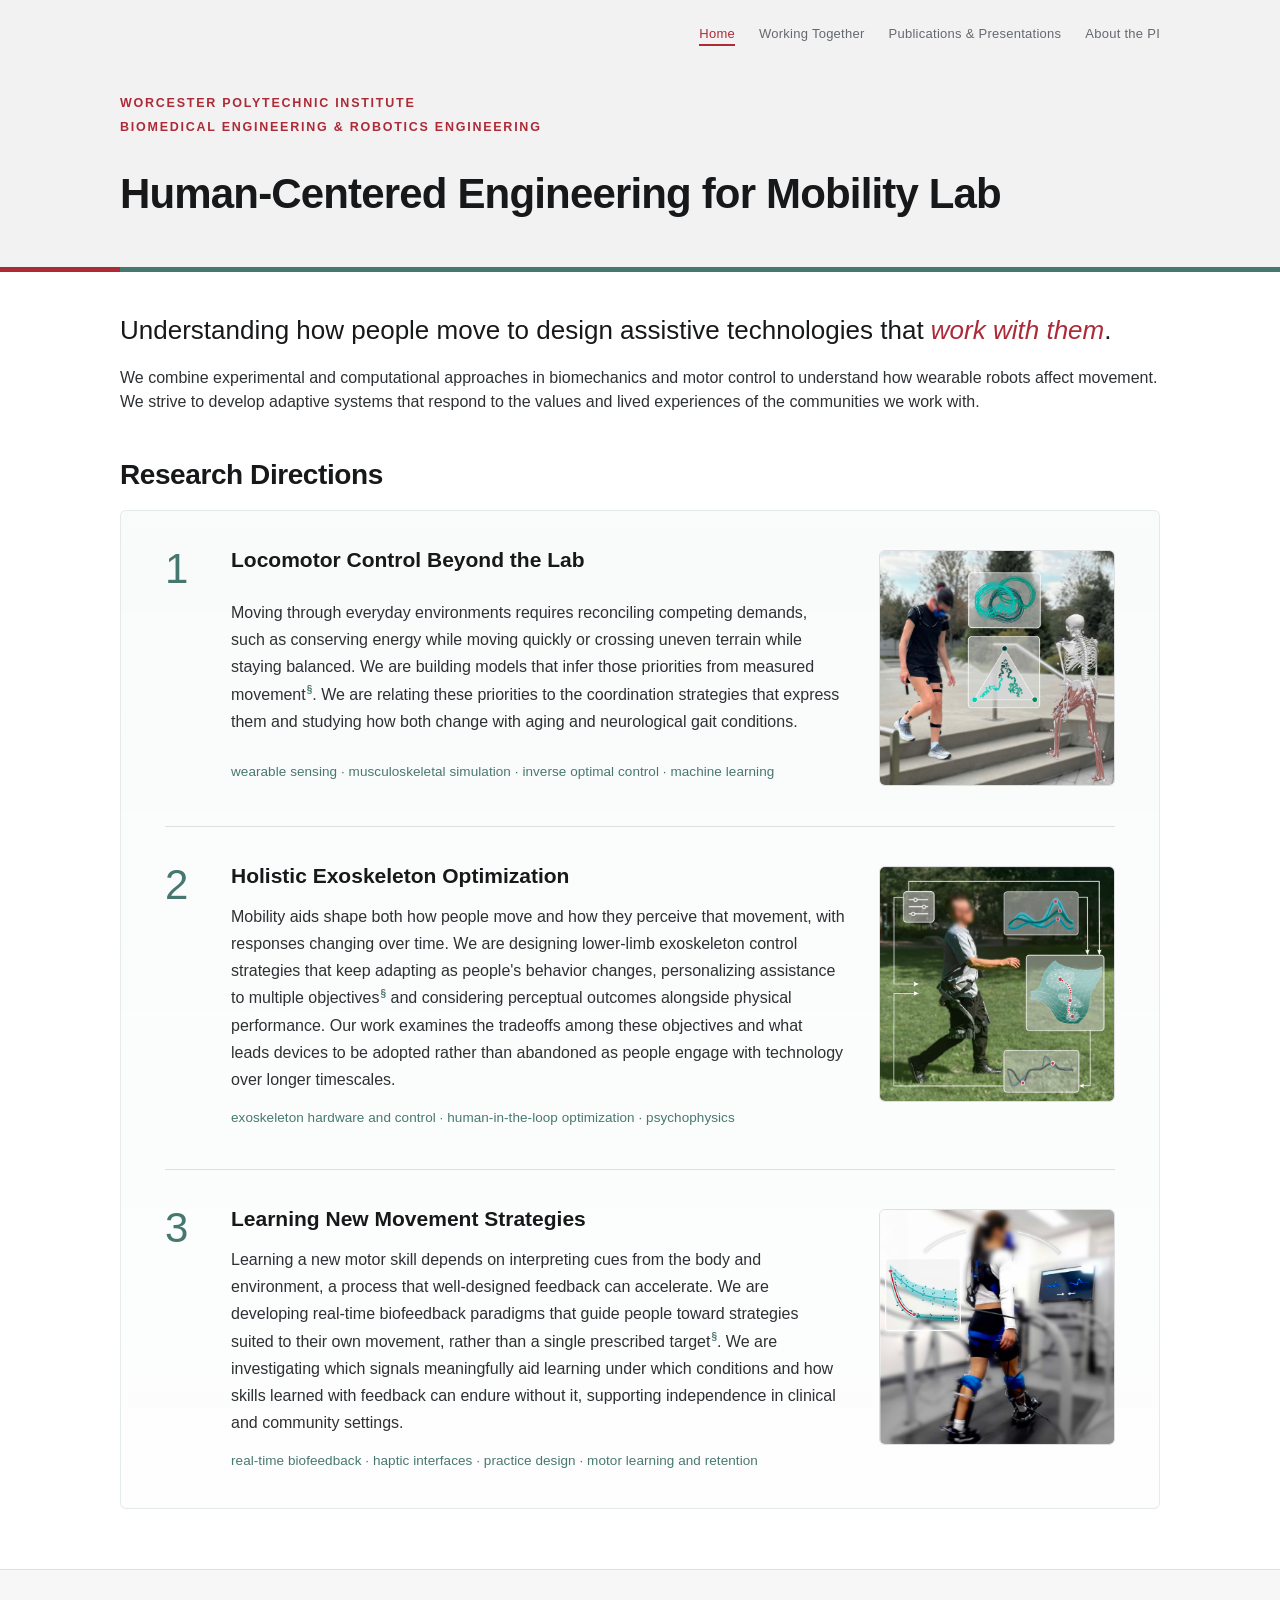
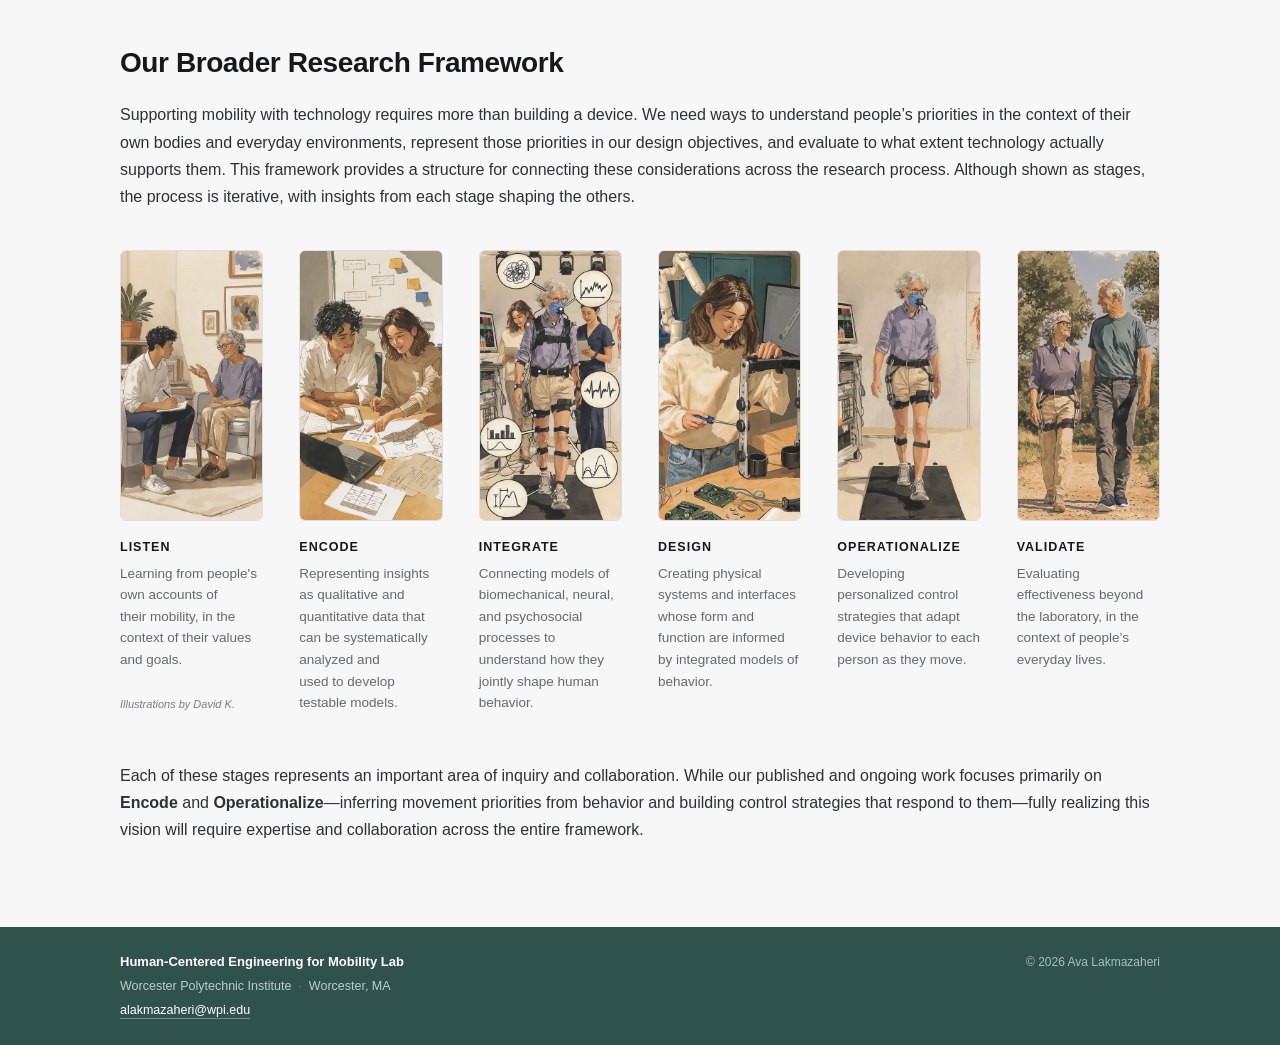
<file: index.html>
<!DOCTYPE html>
<html lang="en">
<head>
<meta charset="UTF-8">
<meta name="viewport" content="width=device-width, initial-scale=1">
<title>Human-Centered Engineering for Mobility Lab — WPI</title>
<meta name="description" content="The Human-Centered Engineering for Mobility Lab at WPI studies how people move and adapt, and designs assistive technologies that work with them.">
<link rel="stylesheet" href="/assets/site.css">
<style>
  :root{
    /* page-specific tokens; the shared palette lives in /assets/site.css */
    --thumb:236px;
  }


  /* sections */
  .eyebrow{
    margin:0 0 10px;
    font-size:12px;
    line-height:1.2;
    letter-spacing:.14em;
    text-transform:uppercase;
    font-weight:700;
    color:var(--muted);
  }
  .section-title{
    margin:0;
    color:var(--heading);
    font-size:28px;
    line-height:1.2;
    letter-spacing:-.015em;
    font-weight:600;
  }

  /* hero, top nav, kicker and footer: /assets/site.css */
  /* this page's kicker runs to two lines, so it gets more air than the default */
  .kicker{line-height:1.9;margin-bottom:30px;}

  /* mission */
  .mission{padding:36px 0 44px;background:var(--paper);}
  .mission .tagline{
    margin:0;
    font-size:26px;line-height:1.7;font-weight:400;
    color:var(--heading);
  }
  .mission .tagline em{font-style:italic;color:var(--crimson);font-weight:400;}
  .mission .statement{
    margin:14px 0 0;
    font-size:16px;line-height:1.5;color:var(--ink);
  }

  /* research */
  .thrusts{padding:0 0 60px;}
  .research-header{margin-bottom:18px;}
  .thrusts .panel{
    padding:0 44px;
    border-radius:6px;
    background:linear-gradient(180deg,rgba(71,120,111,.03),rgba(71,120,111,.01));
    border:1px solid rgba(71,120,111,.13);
  }
  .thrust{
    display:grid;grid-template-columns:32px minmax(0,1fr) var(--thumb);
    gap:40px 34px;padding:36px 0 40px;border-top:1px solid var(--line);align-items:start;
  }
  .thrust:first-child{border-top:none;}
  .thrust-index{
    font-size:42px;line-height:1;color:var(--teal);
    letter-spacing:-.04em;font-weight:500;padding-top:1px;
  }
  .thrust-body{
    display:flex;flex-direction:column;justify-content:space-between;gap:14px;
    min-height:var(--thumb);
  }
  .thrust h3{margin:0;font-size:21px;line-height:1.25;color:var(--heading);}
  .thrust p{margin:0;font-size:16px;line-height:1.7;color:var(--ink);}
  .thrust sup.fn{font-size:10px;line-height:0;vertical-align:super;margin-left:1px;}
  .thrust sup.fn a{color:var(--teal);text-decoration:none;font-weight:600;}
  .thrust sup.fn a:hover{color:var(--crimson);}
  .thrust p.approaches{margin-top:0;font-size:13.5px;line-height:1.6;color:var(--teal);letter-spacing:.005em;}
  .thrust .photo{
    aspect-ratio:1/1;border-radius:6px;overflow:hidden;margin-top:3px;
    border:1px solid var(--line);background:var(--teal-soft);
  }
  .thrust .photo img{width:100%;height:100%;object-fit:cover;display:block;object-position:center;}
  .thrust-figure{margin:0;}
  .thrust:last-of-type{padding-bottom:36px;}
  .panel-note{
    margin:14px 0 8px; text-align:right;
    font-size:12px;line-height:1.6;color:var(--muted);
  }

  /* framework */
  .framework{padding:76px 0 84px;background:var(--surface);border-top:1px solid var(--line);}
  .framework-header{margin-bottom:22px;}
  .framework-copy p{font-size:16px;line-height:1.7;color:var(--ink);margin:0 0 16px;}
  .framework-copy p:last-child{margin-bottom:0;}
  .framework-figure{margin:40px 0 0;}
  /* credit sits at the foot of the Listen column, level with the last line of the longest description */
  .illus-credit{margin:auto 0 0;padding-top:12px;font-size:11px;line-height:20.15px;color:var(--muted);opacity:.85;font-style:italic;}

  /* stage filmstrip: six equal columns */
  .flow-scroll{margin:0 -18px;}
  .flow{position:relative;}

  .stages{display:grid;grid-template-columns:repeat(6,minmax(0,1fr));margin:0;padding:0;list-style:none;}
  .stage{padding:0 18px;display:flex;flex-direction:column;}
  .stage-img{
    aspect-ratio:400/756;border-radius:6px;overflow:hidden;
    border:1px solid var(--line);background:var(--teal-soft);
  }
  .stage-img img{width:100%;height:100%;object-fit:cover;display:block;}
  .stage h5{
    margin:18px 0 6px;font-size:12.5px;color:var(--heading);
    text-transform:uppercase;letter-spacing:.08em;line-height:1.4;
  }
  .stage p:not(.illus-credit){margin:0;font-size:13.5px;line-height:1.6;color:var(--muted);text-wrap:pretty;}
  .stage-ref{color:var(--teal);font-weight:600;letter-spacing:.03em;}
  .framework-note{
    margin:48px 0 0;
    font-size:16px;line-height:1.7;color:var(--ink);
  }
  .framework-note .note-copy{margin:0;}
  .framework-note .note-copy strong{color:var(--ink);font-weight:600;}

  @media (max-width:980px){
    .thrust{grid-template-columns:32px minmax(0,1fr) 200px;gap:40px 48px;}
    .thrust-body{min-height:200px;}
  }
  /* below ~1060px the strip keeps its desktop proportions and scrolls sideways */
  @media (max-width:1060px){
    .flow-scroll{
      overflow-x:auto;scroll-snap-type:x proximity;-webkit-overflow-scrolling:touch;
      margin:0 calc(-1 * var(--gutter));padding:0 calc(var(--gutter) - 18px) 10px;
    }
    .flow{width:1060px;}
    .stage{scroll-snap-align:start;scroll-margin-left:calc(var(--gutter) - 18px);}
  }
  @media (max-width:860px){
    .mission .tagline{font-size:25px;}
    .thrust{grid-template-columns:32px minmax(0,1fr);gap:24px;}
    .thrust-figure{grid-column:2;max-width:320px;margin-top:17px;}
    .thrust-body{min-height:0;}
    .framework-figure{margin-top:34px;}
  }
  @media (max-width:760px){
    .hero h1{font-size:28px;} /* the lab name is long; smaller than the shared 32px */
    .mission{padding:44px 0 46px;}
    .mission .tagline{font-size:22px;line-height:1.5;}
    .thrusts{padding-bottom:64px;}
    .thrusts .panel{padding:0 24px;}
    .thrust{grid-template-columns:1fr;gap:12px;padding:40px 0;}
    .thrust-index{font-size:30px;}
    .thrust-figure{grid-column:1;max-width:300px;margin-top:13px;}
    .framework{padding:52px 0 58px;}
  }

</style>
</head>
<body>

<section class="hero">
  <div class="wrap">
    <div class="topnav">
      <a href="/" class="here">Home</a>
      <a href="/working-together/">Working Together</a>
      <a href="/publications/">Publications &amp; Presentations</a>
      <a href="/about/">About the PI</a>
    </div>
    <div class="kicker">Worcester Polytechnic Institute<br>Biomedical Engineering &amp; Robotics Engineering</div>
    <h1>Human-Centered Engineering for Mobility Lab</h1>
  </div>
</section>

<section class="mission">
  <div class="wrap">
    <p class="tagline">Understanding how people move to design assistive technologies that <em>work with them</em>.</p>
    <p class="statement">We combine experimental and computational approaches in biomechanics and motor control to understand how wearable robots affect movement. We strive to develop adaptive systems that respond to the values and lived experiences of the communities we work with.</p>
  </div>
</section>

<section class="thrusts">
  <div class="wrap">
    <div class="research-header">
      <h2 class="section-title">Research Directions</h2>
    </div>

    <div class="panel">
      <div class="thrust">
        <div class="thrust-index">1</div>
        <div class="thrust-body">
          <h3>Locomotor Control Beyond the Lab</h3>
          <p>Moving through everyday environments requires reconciling competing demands, such as conserving energy while moving quickly or crossing uneven terrain while staying balanced.
            We are building models that infer those priorities from measured movement<sup class="fn"><a href="/publications/#decoding-priorities" title="Decoding movement priorities during human walking with multiple objectives">&#167;</a></sup>.
            We are relating these priorities to the coordination strategies that express them and studying how both change with aging and neurological gait conditions.</p>
          <p class="approaches">wearable sensing · musculoskeletal simulation · inverse optimal control · machine learning </p>
        </div>
        <figure class="thrust-figure">
          <div class="photo"><img src="/media/thrusts_control.jpg" alt="Person descending outdoor stairs with wearable sensors on legs and face, beside a musculoskeletal model ascending stairs and inset plots of movement dynamics and shifting control priorities."></div>
        </figure>
      </div>

      <div class="thrust">
        <div class="thrust-index">2</div>
        <div class="thrust-body">
          <h3>Holistic Exoskeleton Optimization</h3>
          <p>Mobility aids shape both how people move and how they perceive that movement, with responses changing over time. We are designing lower-limb exoskeleton control strategies that keep adapting as people's behavior changes, personalizing assistance to multiple objectives<sup class="fn"><a href="/publications/#hilo-older-adults" title="Optimizing exoskeleton assistance to improve walking speed and energy economy for older adults">&#167;</a></sup> and considering perceptual outcomes alongside physical performance. Our work examines the tradeoffs among these objectives and what leads devices to be adopted rather than abandoned as people engage with technology over longer timescales.</p>
          <p class="approaches">exoskeleton hardware and control · human-in-the-loop optimization · psychophysics</p>
        </div>
        <figure class="thrust-figure">
          <div class="photo"><img src="/media/thrusts_hilo.jpg" alt="Person walking outdoors in a hip exoskeleton, with arrows tracing a human-in-the-loop optimization cycle: assistance settings, measured responses, an optimization landscape, and updated torque profiles."></div>
        </figure>
      </div>

      <div class="thrust">
        <div class="thrust-index">3</div>
        <div class="thrust-body">
          <h3>Learning New Movement Strategies</h3>
          <p>Learning a new motor skill depends on interpreting cues from the body and environment, a process that well-designed feedback can accelerate. We are developing real-time biofeedback paradigms that guide people toward strategies suited to their own movement, rather than a single prescribed target<sup class="fn"><a href="/publications/#biofeedback-adaptation" title="Biofeedback speeds adaptation to exoskeleton gait assistance">&#167;</a></sup>. We are investigating which signals meaningfully aid learning under which conditions and how skills learned with feedback can endure without it, supporting independence in clinical and community settings.</p>
          <p class="approaches">real-time biofeedback · haptic interfaces  ·  practice design  · motor learning and retention</p>
        </div>
        <figure class="thrust-figure">
          <div class="photo"><img src="/media/thrusts_coach.jpg" alt="Person walking on a treadmill with ankle exoskeletons while a monitor provides real-time visual biofeedback about their movement."></div>
        </figure>
      </div>


    </div>
  </div>
</section>

<section class="framework">
  <div class="wrap">
    <div class="framework-header">
      <h2 class="section-title">Our Broader Research Framework</h2>
    </div>

    <div class="framework-copy">
      <p>Supporting mobility with technology requires more than building a device. We need ways to understand people’s priorities in the context of their own bodies and everyday environments, represent those priorities in our design objectives, and evaluate to what extent technology actually supports them.
      This framework provides a structure for connecting these considerations across the research process. Although shown as stages, the process is iterative, with insights from each stage shaping the others.</p>
    </div>

    <figure class="framework-figure">
      <div class="flow-scroll">
        <div class="flow">
          <ol class="stages">
          <li class="stage">
            <div class="stage-img"><img src="/media/stage_listen.jpg" alt="A researcher takes notes while listening to an older woman describe her experiences in a living room." width="400" height="756" loading="lazy"></div>
            <h5>Listen</h5><p>Learning from people's own accounts of their mobility, in the context of their values and goals.</p>
            <p class="illus-credit">Illustrations by David K.</p>
          </li>
          <li class="stage">
            <div class="stage-img"><img src="/media/stage_encode.jpg" alt="Two researchers work through notes, diagrams, and coded data spread across a table." width="400" height="756" loading="lazy"></div>
            <h5>Encode</h5><p>Representing insights as qualitative and quantitative data that can be systematically analyzed and used to develop testable models.</p>
          </li>
          <li class="stage">
            <div class="stage-img"><img src="/media/stage_integrate.jpg" alt="An older woman walks on a treadmill in a lab wearing sensors and a metabolic mask, surrounded by plots of biomechanical and neural signals." width="400" height="756" loading="lazy"></div>
            <h5>Integrate</h5><p>Connecting models of biomechanical, neural, and psychosocial processes to understand how they jointly shape human behavior.</p>
          </li>
          <li class="stage">
            <div class="stage-img"><img src="/media/stage_design.jpg" alt="An engineer assembles an exoskeleton frame at a workbench scattered with circuit boards and tools." width="400" height="756" loading="lazy"></div>
            <h5>Design</h5><p>Creating physical systems and interfaces whose form and function are informed by integrated models of behavior.</p>
          </li>
          <li class="stage">
            <div class="stage-img"><img src="/media/stage_operationalize.jpg" alt="An older woman walks on a treadmill in a hip exoskeleton while its assistance is tuned." width="400" height="756" loading="lazy"></div>
            <h5>Operationalize</h5><p>Developing personalized control strategies that adapt device behavior to each person as they move.</p>
          </li>
          <li class="stage">
            <div class="stage-img"><img src="/media/stage_validate.jpg" alt="An older woman wearing a hip exoskeleton walks along an outdoor trail with a companion." width="400" height="756" loading="lazy"></div>
            <h5>Validate</h5><p>Evaluating effectiveness beyond the laboratory, in the context of people’s everyday lives.</p>
          </li>
          </ol>
        </div>
      </div>
    </figure>

    <div class="framework-note">
      <p class="note-copy">Each of these stages represents an important area of inquiry and collaboration.
        While our published and ongoing work focuses primarily on <strong>Encode</strong> and <strong>Operationalize</strong>—inferring movement priorities from behavior and building control strategies that respond to them—fully realizing this vision will require expertise and collaboration across the entire framework.</p>
    </div>
  </div>
</section>


<footer class="site-footer">
  <div class="wrap">
    <div class="footer-toprow">
      <p class="footer-name">Human-Centered Engineering for Mobility Lab</p>
      <p class="footer-cr">&copy; 2026 Ava Lakmazaheri</p>
    </div>
    <p class="footer-meta">Worcester Polytechnic Institute<span class="footer-sep">&middot;</span>Worcester, MA</p>
    <p class="footer-meta"><a href="mailto:alakmazaheri@wpi.edu">alakmazaheri@wpi.edu</a></p>
  </div>
</footer>

<!-- Cloudflare Web Analytics --><script type='module' src='https://static.cloudflareinsights.com/beacon.min.js' data-cf-beacon='{"token": "7aaf1e1260984faeaf9aa0b4635c37d2"}'></script><!-- End Cloudflare Web Analytics -->
</body>
</html>
</file>
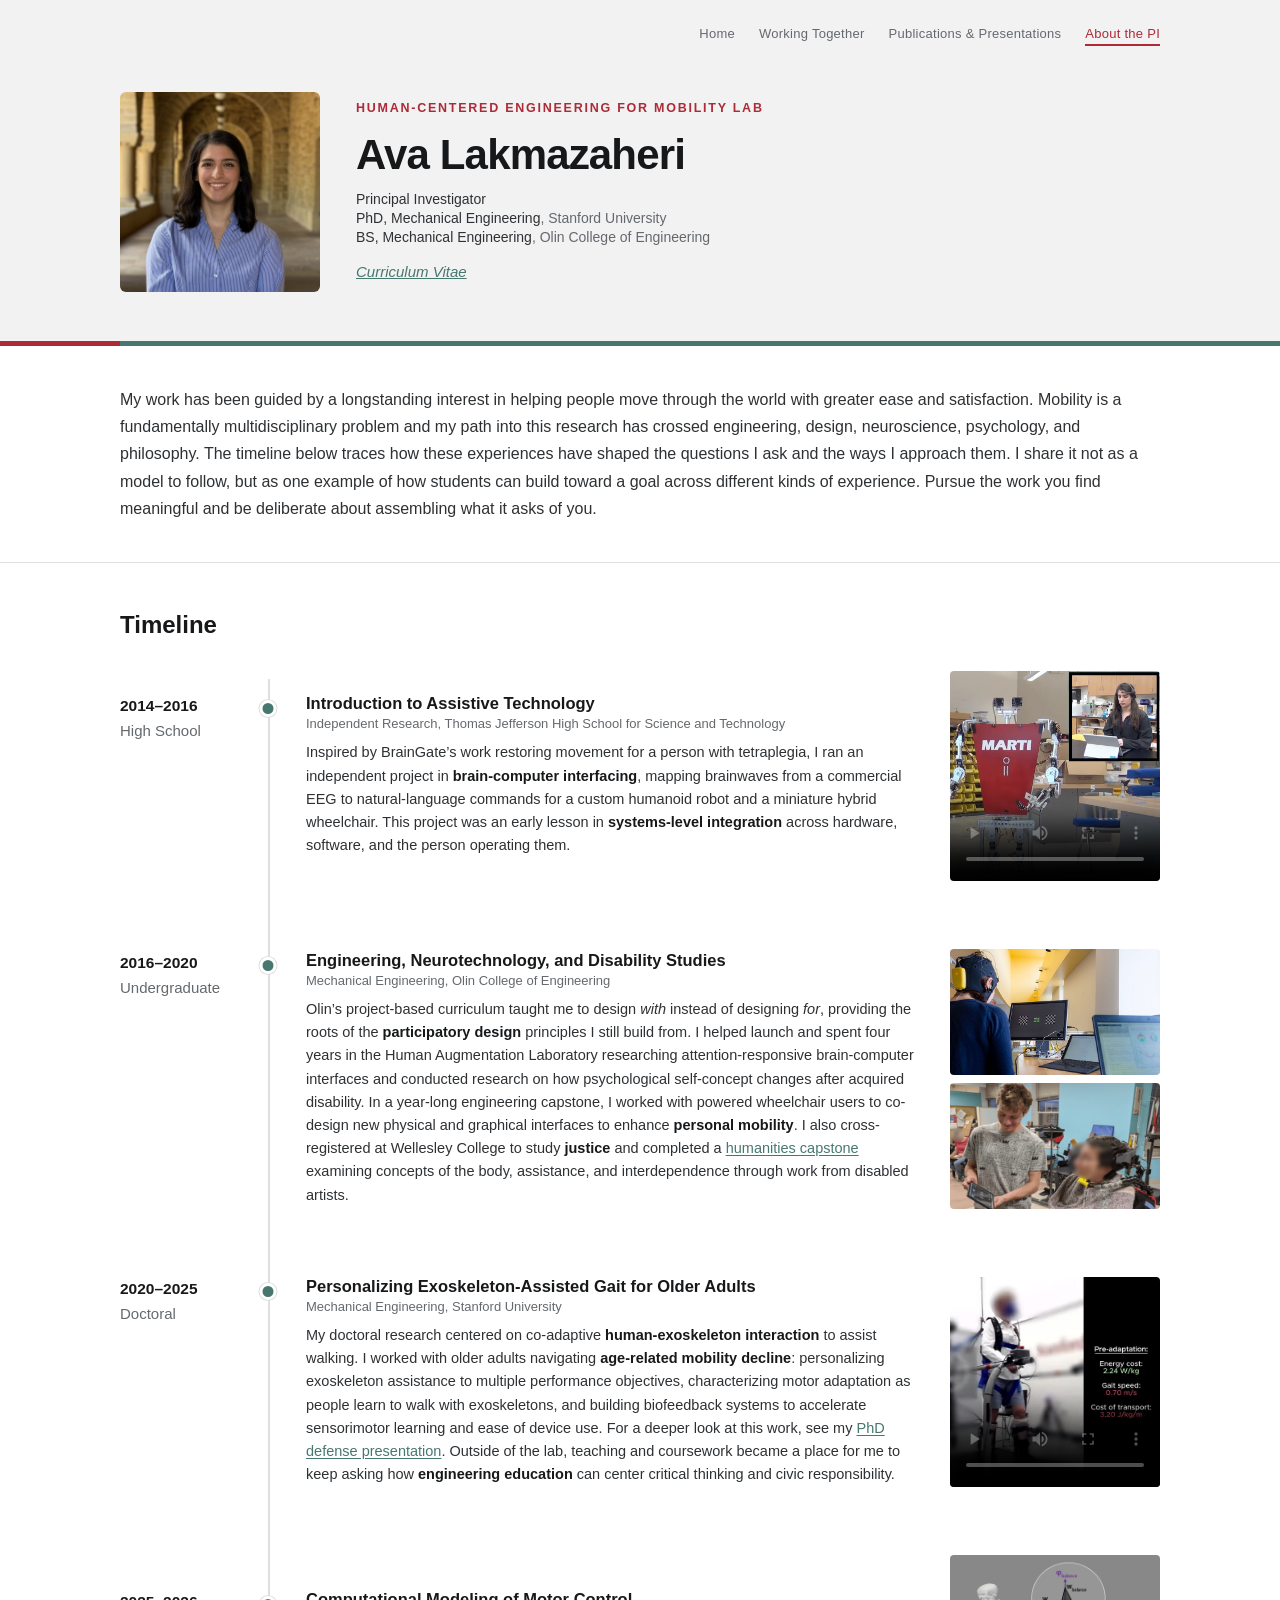
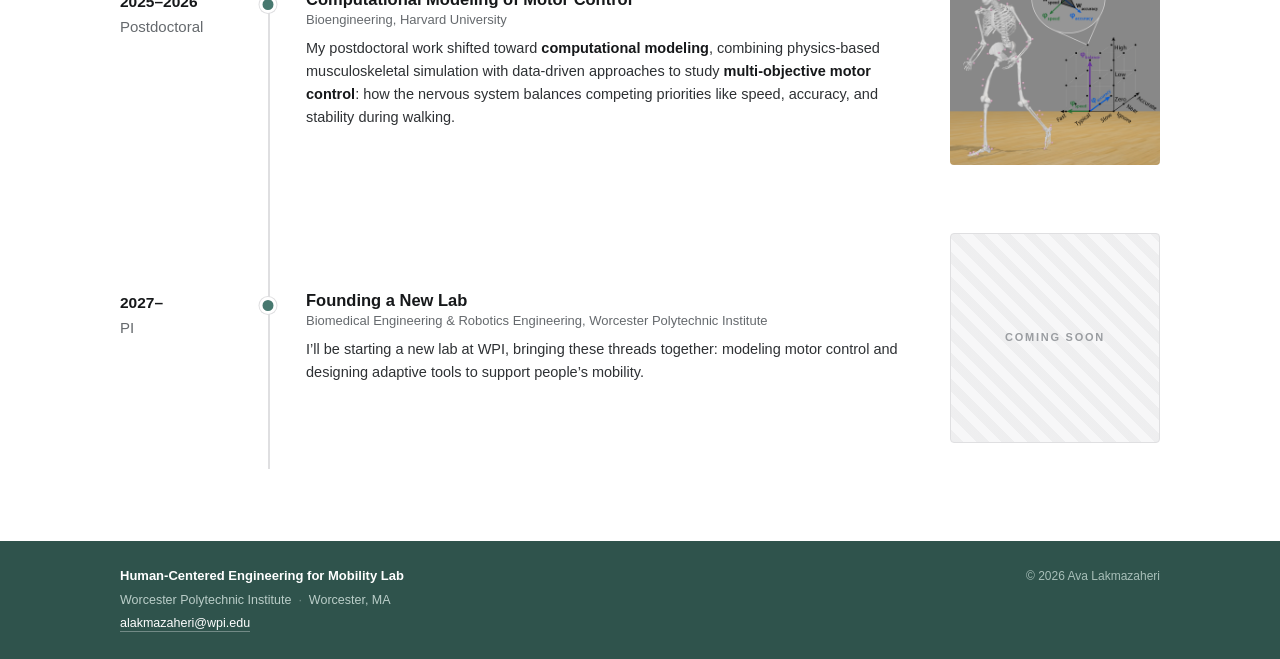
<file: about/index.html>
<!DOCTYPE html>
<html lang="en">
<head>
<meta charset="UTF-8">
<meta name="viewport" content="width=device-width, initial-scale=1">
<title>Ava Lakmazaheri — HEM Lab</title>
<meta name="description" content="Ava Lakmazaheri is the principal investigator of the Human-Centered Engineering for Mobility Lab at Worcester Polytechnic Institute.">
<link rel="stylesheet" href="/assets/site.css">
<style>
  .placeholder{
    background:repeating-linear-gradient(135deg,#E2E3E4 0 18px,#EEEFF0 18px 36px);
    display:flex;align-items:center;justify-content:center;color:#8A8D90;
    font-size:11px;text-align:center;line-height:1.4;padding:10px;
  }
  a{color:inherit;}

  /* hero, top nav, kicker and footer: /assets/site.css */

  /* HEADER */
  .header-grid{display:grid;grid-template-columns:200px 1fr;gap:36px;align-items:center;}
  .headshot{aspect-ratio:1/1;border-radius:6px;overflow:hidden;background:var(--surface);}
  .headshot img{width:100%;height:100%;object-fit:cover;display:block;}
  .hero .header-grid h1{margin:0 0 12px;}
  .info-line{font-size:14px;color:var(--muted);margin:0 0 3px;}
  .info-line strong{color:var(--ink);font-weight:400;}
  .info-line a{color:var(--teal);text-decoration:underline;}
  .info-line.role{margin-top:8px;}
  .info-line.cv{margin-top:18px;font-size:15px;}
  .info-line.cv a{color:var(--teal);font-style:italic}
  .info-line.cv a:hover{color:var(--heading);}
  .info-line.cv .when{color:var(--muted);text-decoration:none;}
  @media (max-width:600px){.header-grid{grid-template-columns:1fr;}}

  /* INTRO */
  .intro{padding:40px 0;border-bottom:1px solid var(--line);}
  .intro p{font-size:16px;line-height:1.7;margin:0;color:var(--ink);}

  /* TIMELINE */
  .timeline{padding:48px 0 64px;}
  .section-title{font-size:24px;color:var(--heading);margin:0 0 32px;}

  .entries{position:relative;}
  .entries::before{
    content:'';position:absolute;top:8px;bottom:8px;left:148px;width:2px;background:var(--line);
  }
  .entry{
    display:grid;grid-template-columns:minmax(0,1fr) 210px;gap:36px;padding:34px 0;position:relative;
    align-items:center; /* the text block centres against its image */
  }
  .entry-main{
    display:grid;grid-template-columns:110px 28px minmax(0,1fr);gap:24px;align-items:start;
  }
  .entry:first-of-type{padding-top:0;}

  .entry-when{font-size:15px;color:var(--muted);padding-top:1px;line-height:1.4;}
  .entry-when .years{font-weight:600;color:var(--heading);display:block;margin-bottom:3px;font-size:15.5px;}

  .marker{position:relative;}
  .marker::after{
    content:'';position:absolute;top:6px;left:50%;transform:translateX(-50%);
    width:11px;height:11px;border-radius:50%;background:var(--teal);
    border:3px solid var(--paper);box-shadow:0 0 0 1px var(--line);
  }

  .entry h4{margin:0 0 3px;font-size:16.5px;color:var(--heading);}
  .entry .meta{font-size:13px;color:var(--muted);margin:0 0 10px;}
  .entry p.body{margin:0;font-size:14.5px;line-height:1.6;color:var(--ink);}
  .entry p.body a{color:var(--teal);text-decoration:underline;text-underline-offset:2px;}
  .entry p.body a:hover{color:var(--heading);}

  .entry .media{aspect-ratio:1/1;border-radius:4px;overflow:hidden;background:var(--surface);}
  .entry .media img,.entry .media video{width:100%;height:100%;object-fit:cover;display:block;}
  .entry .media.stack{aspect-ratio:auto;display:grid;gap:8px;background:none;overflow:visible;}
  .entry .media.stack img{width:100%;height:auto;object-fit:fill;border-radius:4px;}
  .entry .media.soon{
    display:flex;align-items:center;justify-content:center;
    border:1px solid var(--line);
    background:
      repeating-linear-gradient(45deg,
        rgba(46,49,52,.045) 0 9px,
        rgba(46,49,52,0) 9px 18px),
      var(--surface);
  }
  .entry .media.soon span{
    font-size:11px;font-weight:600;letter-spacing:.16em;text-transform:uppercase;
    color:#9A9DA1;white-space:nowrap;
  }
  .entry .caption{font-size:12.5px;line-height:1.4;color:var(--muted);margin:7px 0 0;}

  @media (max-width:820px){
    .entry{grid-template-columns:minmax(0,1fr);}
    .entry-main{grid-template-columns:90px 20px minmax(0,1fr);}
    .entry .media{max-width:260px;margin-top:14px;}
    .entries::before{left:124px;}
  }
  @media (max-width:560px){
    .entry{gap:10px;}
    .entry-main{grid-template-columns:1fr;gap:10px;}
    .marker,.entries::before{display:none;}
  }


</style>
</head>
<body>

<section class="hero">
  <div class="wrap">
    <div class="topnav">
      <a href="/">Home</a>
      <a href="/working-together/">Working Together</a>
      <a href="/publications/">Publications &amp; Presentations</a>
      <a href="/about/" class="here">About the PI</a>
    </div>
    <div class="header-grid">
      <div class="headshot"><img src="/media/headshot_square.jpeg" alt="Portrait of Ava Lakmazaheri"></div>
      <div>
        <div class="kicker">Human-Centered Engineering for Mobility Lab</div>
        <h1>Ava Lakmazaheri</h1>
        <p class="info-line role"><strong>Principal Investigator</strong></p>
        <p class="info-line"><strong>PhD, Mechanical Engineering</strong>, Stanford University</p>
        <p class="info-line"><strong>BS, Mechanical Engineering</strong>, Olin College of Engineering</p>
        <p class="info-line cv"><a href="/CV_Lakmazaheri.pdf">Curriculum Vitae</a></p>
      </div>
    </div>
  </div>
</section>

<section class="intro">
  <div class="wrap">
    <p>
      My work has been guided by a longstanding interest in helping people move through the world with greater ease 
      and satisfaction. Mobility is a fundamentally multidisciplinary problem and my path into this research
      has crossed engineering, design, neuroscience, psychology, and philosophy. 
      The timeline below traces how these experiences have shaped the questions I ask and the ways I approach them.
      I share it not as a model to follow, but as one example of how students can build toward a goal across different
      kinds of experience. Pursue the work you find meaningful
      and be deliberate about assembling what it asks of you.
    </p>
  </div>
</section>

<section class="timeline">
  <div class="wrap">
    <h2 class="section-title">Timeline</h2>

    <div class="entries">

      <div class="entry">
        <div class="entry-main">
          <div class="entry-when"><span class="years">2014–2016</span>High School</div>
          <div class="marker"></div>
          <div>
          <h4>Introduction to Assistive Technology</h4>
          <p class="meta">Independent Research, Thomas Jefferson High School for Science and Technology</p>
          <p class="body">Inspired by BrainGate’s work restoring movement for a person with tetraplegia, I
            ran an independent project in <strong>brain-computer interfacing</strong>, mapping brainwaves from a commercial
            EEG to natural-language commands for a custom humanoid robot and a miniature hybrid wheelchair.
            This project was an early lesson in <strong>systems-level integration</strong> across hardware, software, and
            the person operating them.</p>
        </div>
        </div>
        <div>
          <div class="media">
            <video controls preload="metadata" playsinline poster="/media/TJHSST_thumb.png"
              aria-label="Demonstration of a brain-computer interface controlling a humanoid robot">
              <source src="/media/TJHSST.mp4" type="video/mp4">
            </video>
          </div>
        </div>
      </div>

      <div class="entry">
        <div class="entry-main">
          <div class="entry-when"><span class="years">2016–2020</span>Undergraduate</div>
          <div class="marker"></div>
          <div>
          <h4>Engineering, Neurotechnology, and Disability Studies</h4>
          <p class="meta">Mechanical Engineering, Olin College of Engineering</p>
          <p class="body">Olin’s project-based curriculum taught me to design <i>with</i> instead of designing <i>for</i>, 
            providing the roots of the <strong>participatory design</strong> principles I still build from.
            I helped launch and spent four years in the Human Augmentation Laboratory researching
            attention-responsive brain-computer interfaces and conducted research on 
            how psychological self-concept changes after acquired disability.
            In a year-long engineering capstone, I worked with powered wheelchair users to co-design new 
            physical and graphical interfaces to enhance <strong>personal mobility</strong>.
            I also cross-registered at Wellesley College to study <strong>justice</strong> 
            and completed a <a href="/dof/">humanities capstone</a> examining concepts of the body, assistance,
            and interdependence through work from disabled artists.
          </p> 
        </div>
        </div>
        <div>
          <div class="media stack">
            <img src="/media/Olin_HAL.jpg" alt="Person wearing an EEG cap facing a screen with two flickering checkerboard targets while laptops display live brainwave traces.">
            <img src="/media/Olin_Toyota.jpeg" alt="Student showing a tablet control interface to a powered wheelchair user during a co-design session.">
          </div>
        </div>
      </div>

      <div class="entry">
        <div class="entry-main">
          <div class="entry-when"><span class="years">2020–2025</span>Doctoral</div>
          <div class="marker"></div>
          <div>
          <h4>Personalizing Exoskeleton-Assisted Gait for Older Adults</h4>
          <p class="meta">Mechanical Engineering, Stanford University</p>
          <p class="body">My doctoral research centered on co-adaptive <strong>human-exoskeleton interaction</strong>
            to assist walking. I worked with older adults navigating <strong>age-related mobility decline</strong>: 
            personalizing exoskeleton assistance to multiple performance objectives,
            characterizing motor adaptation as people learn to walk with exoskeletons,
            and building biofeedback systems to accelerate sensorimotor learning and ease of device use.
            For a deeper look at this work, see my
            <a href="https://youtu.be/RnNVZsX1bH4">PhD defense presentation</a>.
            Outside of the lab, teaching and coursework became a place for me to keep asking how
            <strong>engineering education</strong> can center critical thinking and civic responsibility.
          </p>
            
        </div>
        </div>
        <div>
          <div class="media">
            <video controls preload="metadata" playsinline poster="/media/PhD_research_poster.jpg"
              aria-label="Older adult walking on a treadmill with ankle exoskeletons in the Stanford Biomechatronics Laboratory">
              <source src="/media/PhD_research.mp4" type="video/mp4">
            </video>
          </div>
        </div>
      </div>

      <div class="entry">
        <div class="entry-main">
          <div class="entry-when"><span class="years">2025–2026</span>Postdoctoral</div>
          <div class="marker"></div>
          <div>
          <h4>Computational Modeling of Motor Control</h4>
          <p class="meta">Bioengineering, Harvard University</p>
          <p class="body">My postdoctoral work shifted toward <strong>computational modeling</strong>, combining
            physics-based musculoskeletal simulation with data-driven approaches to study
            <strong>multi-objective motor control</strong>: how the nervous system balances competing
            priorities like speed, accuracy, and stability during walking.</p>
        </div>
        </div>
        <div class="media"><img src="/media/comp_square.png" alt="Musculoskeletal simulation of a person mid-stride beside a three-dimensional grid whose axes are walking speed, foot-placement accuracy, and balance, with arrows showing how a model trades off these competing objectives"></div>
      </div>

      <div class="entry">
        <div class="entry-main">
          <div class="entry-when"><span class="years">2027–</span>PI</div>
          <div class="marker"></div>
          <div>
          <h4>Founding a New Lab</h4>
          <p class="meta">Biomedical Engineering &amp; Robotics Engineering, Worcester Polytechnic Institute</p>
          <p class="body">I’ll be starting a new lab at WPI, bringing these threads together: modeling
            motor control and designing adaptive tools to support people’s mobility.</p>
        </div>
        </div>
        <div class="placeholder media soon"><span>Coming soon</span></div>
      </div>

    </div>
  </div>
</section>


<footer class="site-footer">
  <div class="wrap">
    <div class="footer-toprow">
      <p class="footer-name">Human-Centered Engineering for Mobility Lab</p>
      <p class="footer-cr">&copy; 2026 Ava Lakmazaheri</p>
    </div>
    <p class="footer-meta">Worcester Polytechnic Institute<span class="footer-sep">&middot;</span>Worcester, MA</p>
    <p class="footer-meta"><a href="mailto:alakmazaheri@wpi.edu">alakmazaheri@wpi.edu</a></p>
  </div>
</footer>

<!-- Cloudflare Web Analytics --><script type='module' src='https://static.cloudflareinsights.com/beacon.min.js' data-cf-beacon='{"token": "7aaf1e1260984faeaf9aa0b4635c37d2"}'></script><!-- End Cloudflare Web Analytics -->
</body>
</html>
</file>
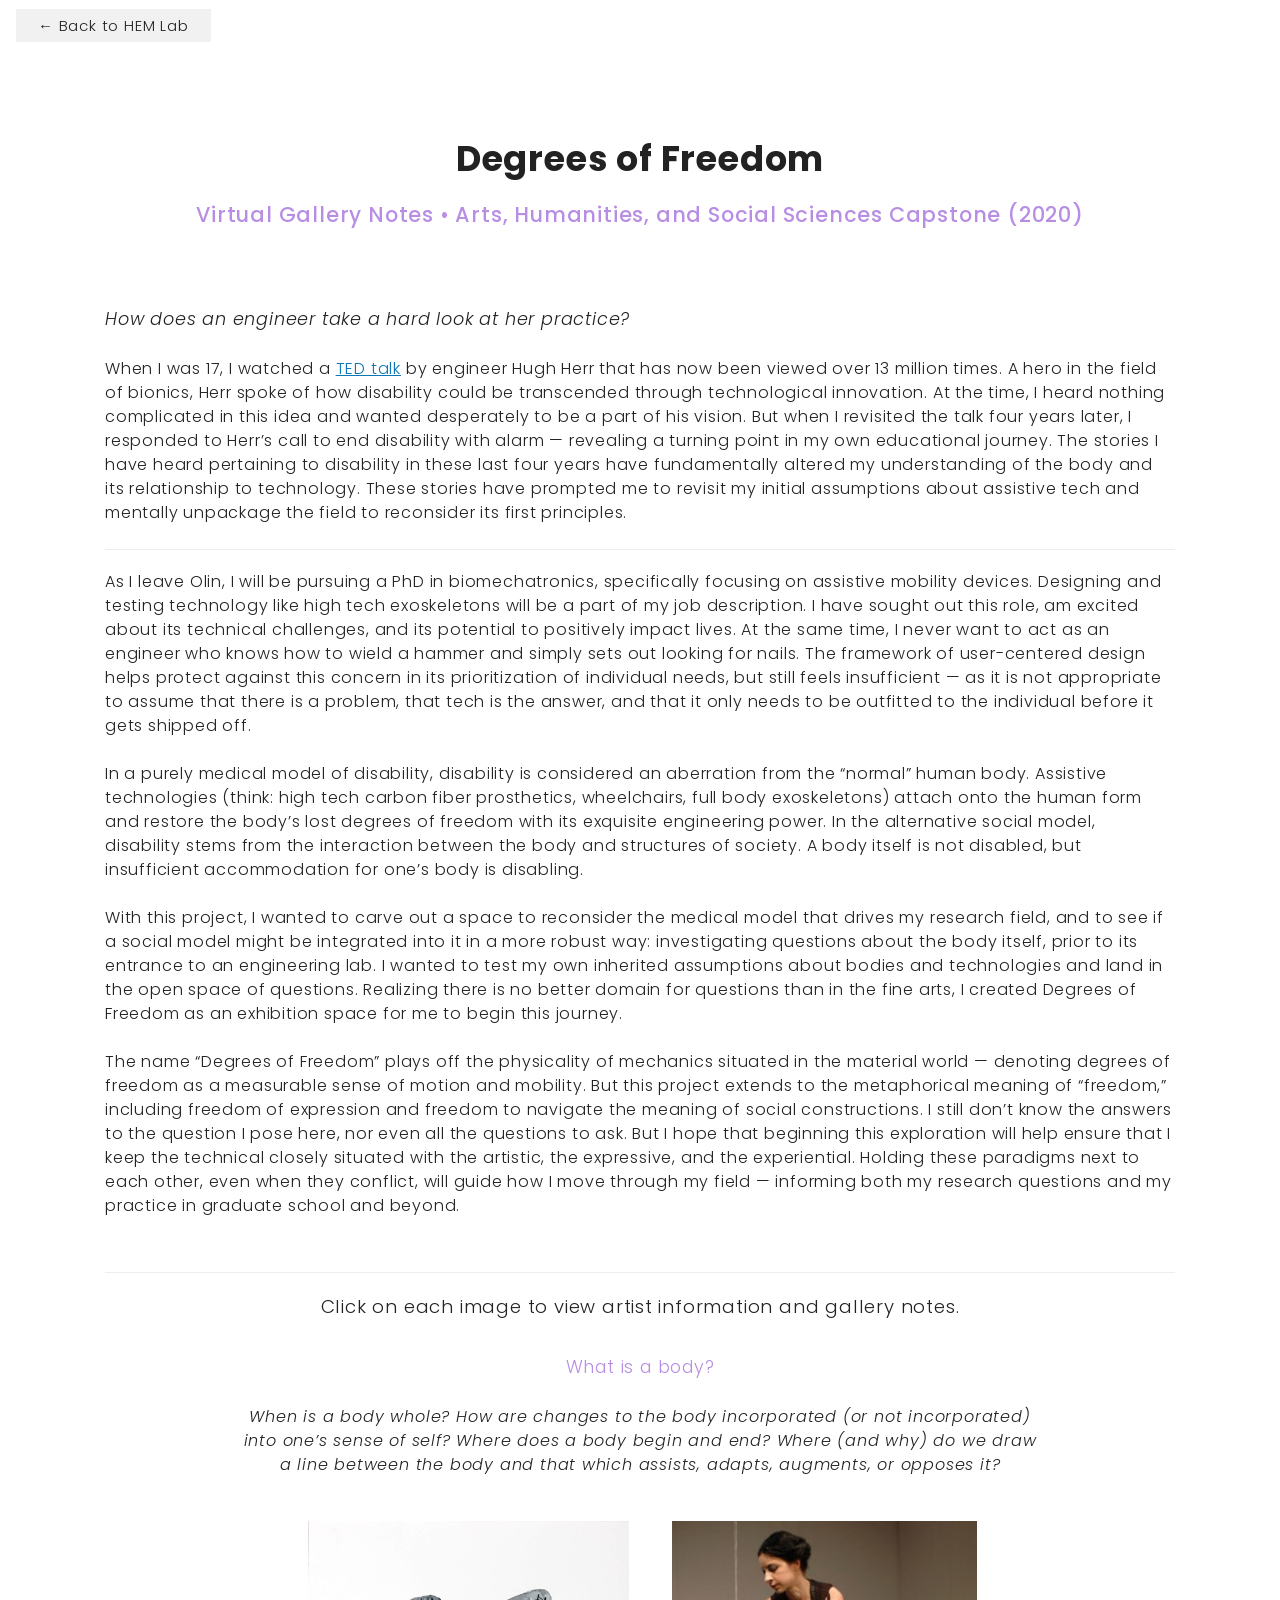
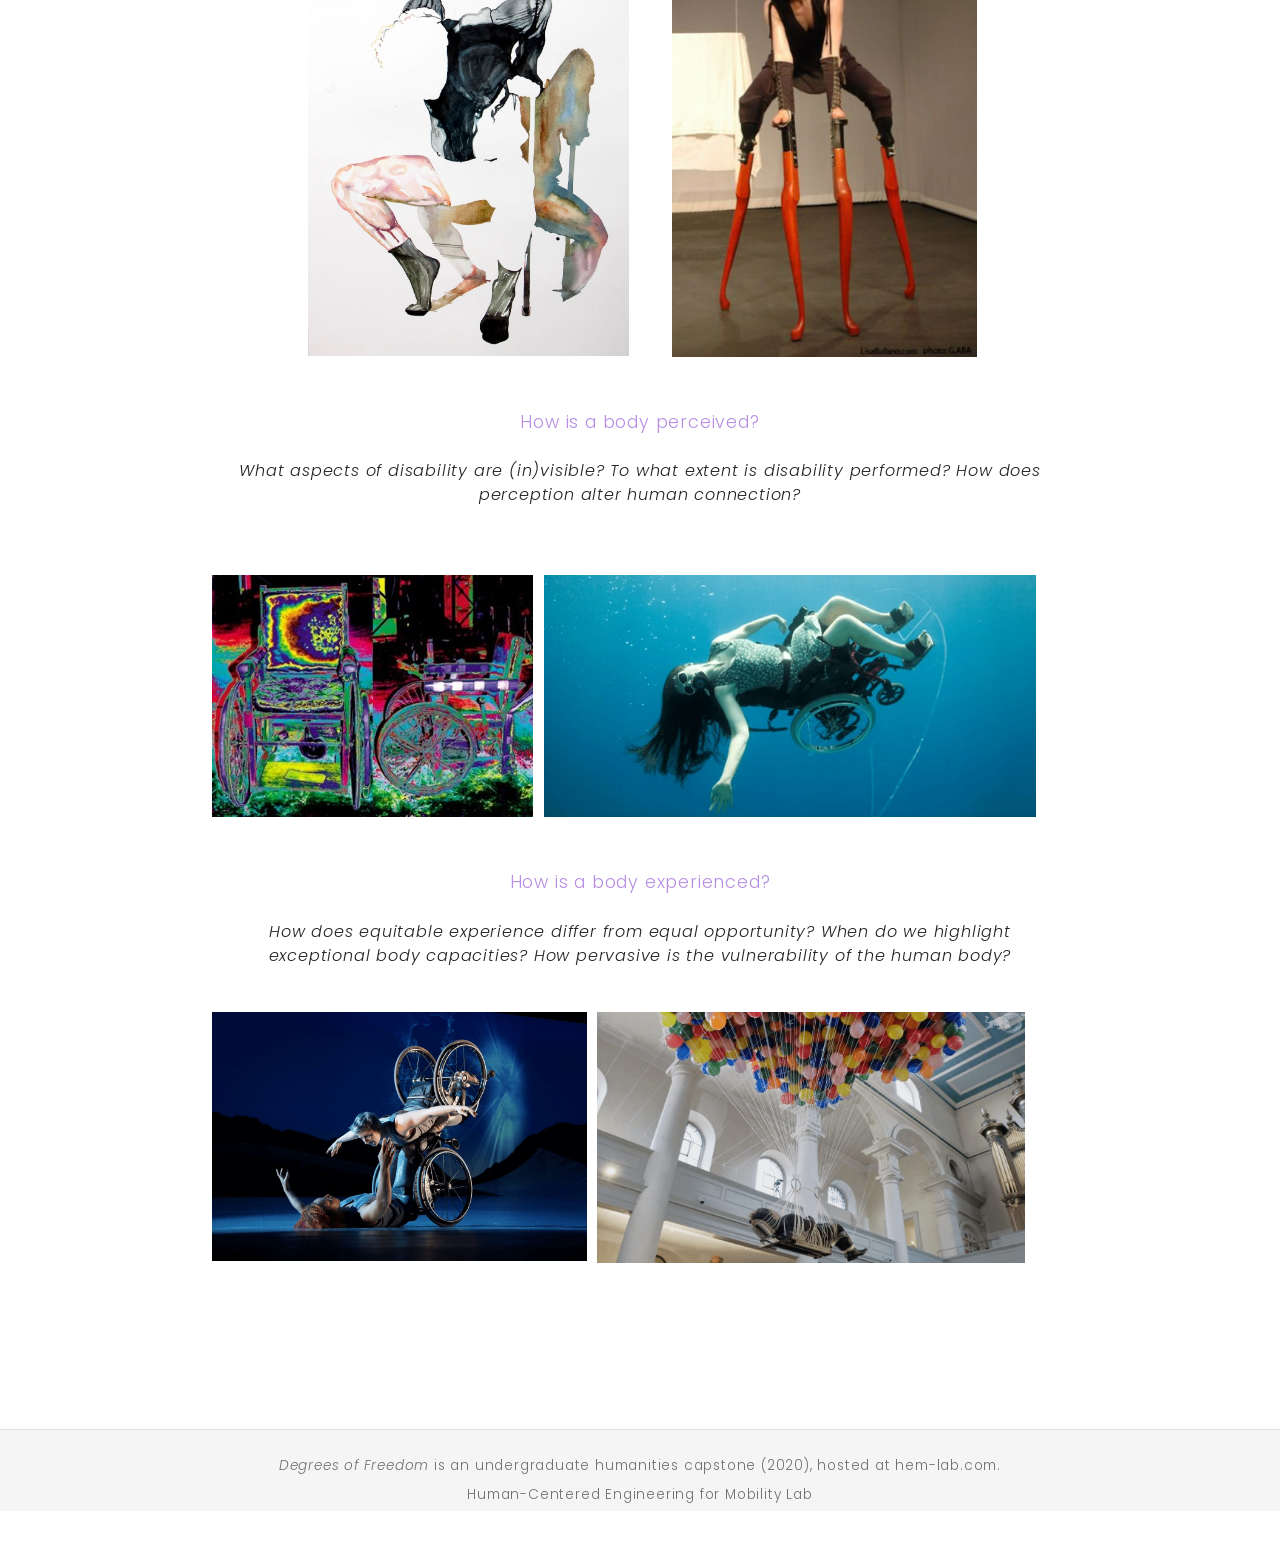
<file: dof/index.html>
<!DOCTYPE html>
<html lang="en" class="no-touch">

<head>
    <meta charset="utf-8">
    <meta http-equiv="X-UA-Compatible" content="IE=edge">
    <meta name="viewport" content="width=device-width, initial-scale=1">
    <!-- The above 3 meta tags *must* come first in the head; any other head content must come *after* these tags -->
    <title>Degrees of Freedom — HEM Lab</title>
    <meta name="description" content="Degrees of Freedom: gallery notes on disability art, the body, and assistive technology. Undergraduate humanities capstone, 2020.">

    <!-- Bootstrap -->
    <link href="/dof/assets/css/bootstrap.min.css" rel="stylesheet">

    <!-- main css -->
    <link href="/dof/assets/css/style.css" rel="stylesheet">



</head>

<body>
    <!-- back to lab -->
    <div class="dof-topbar">
        <a class="dof-back" href="/about/">&#8592; Back to HEM Lab</a>
    </div>
    <!-- end back to lab -->

    <!-- top bar -->
    <div class="container top-bar">
        <h1>Degrees of Freedom</h1>
        <h3>Virtual Gallery Notes &#x2022; Arts, Humanities, and Social Sciences Capstone (2020)</h3>
    </div>
    <!-- end top bar -->

    <div class="paddedline"></div>

    <!-- main container -->
    <div class="container main-container">

        <p style="font-size:1.1rem"> 
            <i>How does an engineer take a hard look at her practice?</i>
        </p>

        <p>When I was 17, I watched a 
            <a href="https://www.ted.com/talks/hugh_herr_the_new_bionics_that_let_us_run_climb_and_dance?language=en">TED talk</a> 
            by engineer Hugh Herr that has now been viewed over 13 million times. 
            A hero in the field of bionics, Herr spoke of how disability could be transcended through technological innovation. At the time, I heard nothing complicated in this idea and wanted desperately to be a part of his vision. But when I revisited the talk four years later, I responded to Herr’s call to end disability with alarm — revealing a turning point in my own educational journey. The stories I have heard pertaining to disability in these last four years have fundamentally altered my understanding of the body and its relationship to technology. These stories have prompted me to revisit my initial assumptions about assistive tech and mentally unpackage the field to reconsider its first principles.
        </p>
        <hr>

        <p>
            As I leave Olin, I will be pursuing a PhD in biomechatronics, specifically focusing on assistive mobility devices. Designing and testing technology like high tech exoskeletons will be a part of my job description. 
            I have sought out this role, am excited about its technical challenges, and its potential to positively impact lives. At the same time, I never want to act as an engineer who knows how to wield a hammer and simply sets out looking for nails. 
            The framework of user-centered design helps protect against this concern in its prioritization of individual needs, but still feels insufficient — as it is not appropriate to assume that there is a problem, that tech is the answer, and that it only needs to be outfitted to the individual before it gets shipped off.
        </p>

        <p>
            In a purely medical model of disability, disability is considered an aberration from the “normal” human body. 
            Assistive technologies (think: high tech carbon fiber prosthetics, wheelchairs, full body exoskeletons) attach onto the human form and restore the body’s lost degrees of freedom with its exquisite engineering power. 
            In the alternative social model, disability stems from the interaction between the body and structures of society. A body itself is not disabled, but insufficient accommodation for one’s body is disabling.
        </p>

        <p>
            With this project, I wanted to carve out a space to reconsider the medical model that drives my research field, and to see if a social model might be integrated into it in a more robust way: investigating questions about the body itself, prior to its entrance to an engineering lab. 
            I wanted to test my own inherited assumptions about bodies and technologies and land in the open space of questions. Realizing there is no better domain for questions than in the fine arts, I created Degrees of Freedom as an exhibition space for me to begin this journey.
        </p>

        <p>
            The name “Degrees of Freedom” plays off the physicality of mechanics situated in the material world — denoting degrees of freedom as a measurable sense of motion and mobility. 
            But this project extends to the metaphorical meaning of “freedom,” including freedom of expression and freedom to navigate the meaning of social constructions. I still don’t know the answers to the question I pose here, nor even all the questions to ask. But I hope that beginning this exploration will help ensure that I keep the technical closely situated with the artistic, the expressive, and the experiential. Holding these paradigms next to each other, even when they conflict, will guide how I move through my field — informing both my research questions and my practice in graduate school and beyond.
        </p>

        <div class="paddedline-small"> </div>
        <hr>

        <center>
            <p class="opener" style="font-size:1.15rem; text-align:center;">
                Click on each image to view artist information and gallery notes.
            </p>

            <div class="paddedline-small"> </div>

            <p style="font-size: 1.1rem; text-align:center; color: #b78ee3;">What is a body?</p>
            <p style="font-style: italic; text-align:center; width: 75%;">
                When is a body whole? How are changes to the body incorporated (or not incorporated) into one’s sense of self? Where does a body begin and end? Where (and why) do we draw a line between the body and that which assists, adapts, augments, or opposes it?
            </p>

            <div class="paddedline"> </div>

            <a href="/dof/vandekoot/">
                <img src="/dof/img/vandekoot.jpg" alt="Wouter van de Koot, The Good Life V &mdash; Watercolor of a crouching figure painted only in fragments: a dark hooded torso, one leg in pink and ochre, heavy boots, a thin crutch and its washy shadow, with the head and the rest of the body left as blank white paper." class="img-responsive"   style="float: left; width: 30%; margin-left: 19%; margin-right: 4%; margin-bottom: 0.5em;">
            </a>

            <a href="/dof/bufano/">
                <img src="/dof/img/bufano.jpg" alt="Lisa Bufano, One Breath is an Ocean for a Wooden Heart &mdash; the artist perches on four tall orange stilts shaped like turned table legs, two on her arms and two on her legs, body folded forward and head lowered in a bare gray studio." class="img-responsive"   style="float: left; width: 28.5%; margin-left: 0%; margin-right: 1%; margin-bottom: 0.5em;">
            </a>

            <div style="clear: both; margin-bottom: 1.5rem;"></div>
            <div class="paddedline"> </div>

            <p style="font-size: 1.1rem; text-align:center; color: #b78ee3;">How is a body perceived?</p>
            <p style="font-style: italic; text-align:center; width: 75%;">
                What aspects of disability are (in)visible? To what extent is disability performed? How does perception alter human connection?
            </p>
            
            <div style="clear: both; margin-bottom: 1.5rem;"></div>
            <div class="paddedline"> </div>

            <a href="/dof/gosling/">
                <img src="/dof/img/gosling.jpg" alt="Ju Gosling, Wheels on Fire &mdash; Two solarized photographs of the same antique wicker wheelchair, front view and side view, in electric magenta, green and yellow, the chair nearly dissolving into an equally saturated background." class="img-responsive"   style="float: left; width: 30%; margin-left: 10%; margin-right: 1%; margin-bottom: 0.5em;">
            </a>
            <a href="/dof/austin/">
                <img src="/dof/img/austin.jpg" alt="Sue Austin, Creating the Spectacle! &mdash; the artist floats underwater in a patterned dress and scuba mask, tilted almost horizontal in a wheelchair fitted with clear acrylic fins, her dark hair and one arm streaming out behind her." class="img-responsive"   style="float: left; width: 46%; margin-left: 0%; margin-right: 1%; margin-bottom: 0.5em;">
            </a>

            <div style="clear: both; margin-bottom: 1.5rem;"></div>
            <div class="paddedline"> </div>

            <p style="font-size: 1.1rem; text-align:center; color: #b78ee3;">How is a body experienced?</p>
            <p style="font-style: italic; text-align:center; width: 75%;">
                How does equitable experience differ from equal opportunity? When do we highlight exceptional body capacities? How pervasive is the vulnerability of the human body?
            </p>

            <div class="paddedline"> </div>

            <a href="/dof/sheppard/">
                <img src="/dof/img/sheppard.jpg" alt="Alice Sheppard, DESCENT &mdash; Two dancers in a blue-lit duet: one lies on her back on the stage floor reaching upward, while the other balances her wheelchair tipped far back over her, leaning out with one arm extended and both wheels lifted. Dark hills and a burst of light fill the backdrop." class="img-responsive"   style="float: left; width: 35%; margin-left: 10%; margin-right: 1%; margin-bottom: 0.5em;">
            </a>
            <a href="/dof/lakmaier/">
                <img src="/dof/img/lakmaier.jpg" alt="No&euml;mi Lakmaier, Cherophobia &mdash; the artist lies face up on a narrow board hanging from hundreds of strings beneath a dense cloud of multicolored balloons, floating high inside a white neoclassical church with an organ and pale blue ceiling."  class="img-responsive"   style="float: left; width: 40%; margin-left: 0%; margin-right: 1%; margin-bottom: 0.5em;">
            </a>


            <div style="clear: both; margin-bottom: 1.5rem;"></div>
            <div class="paddedline"> </div>


        </center>
    </div>
    <!-- end main container -->


    <footer class="dof-footer">
        <p><em>Degrees of Freedom</em> is an undergraduate humanities capstone (2020), hosted at hem-lab.com.</p>
        <p><a href="/">Human-Centered Engineering for Mobility Lab</a></p>
    </footer>

    <!-- back to top -->
    <a href="#0" class="cd-top" aria-label="Back to top"><svg viewBox="0 0 24 24" width="20" height="20" aria-hidden="true" focusable="false" style="vertical-align:-0.28em;fill:currentColor"><path d="M12 5.6 5.3 12.3a1 1 0 0 0 1.4 1.4L11 9.4V19a1 1 0 0 0 2 0V9.4l4.3 4.3a1 1 0 0 0 1.4-1.4z"/></svg></a>
    <!-- end back to top -->


    <script src="/dof/assets/js/dof.js"></script>

<!-- Cloudflare Web Analytics --><script type='module' src='https://static.cloudflareinsights.com/beacon.min.js' data-cf-beacon='{"token": "7aaf1e1260984faeaf9aa0b4635c37d2"}'></script><!-- End Cloudflare Web Analytics -->
</body>

</html>
</file>
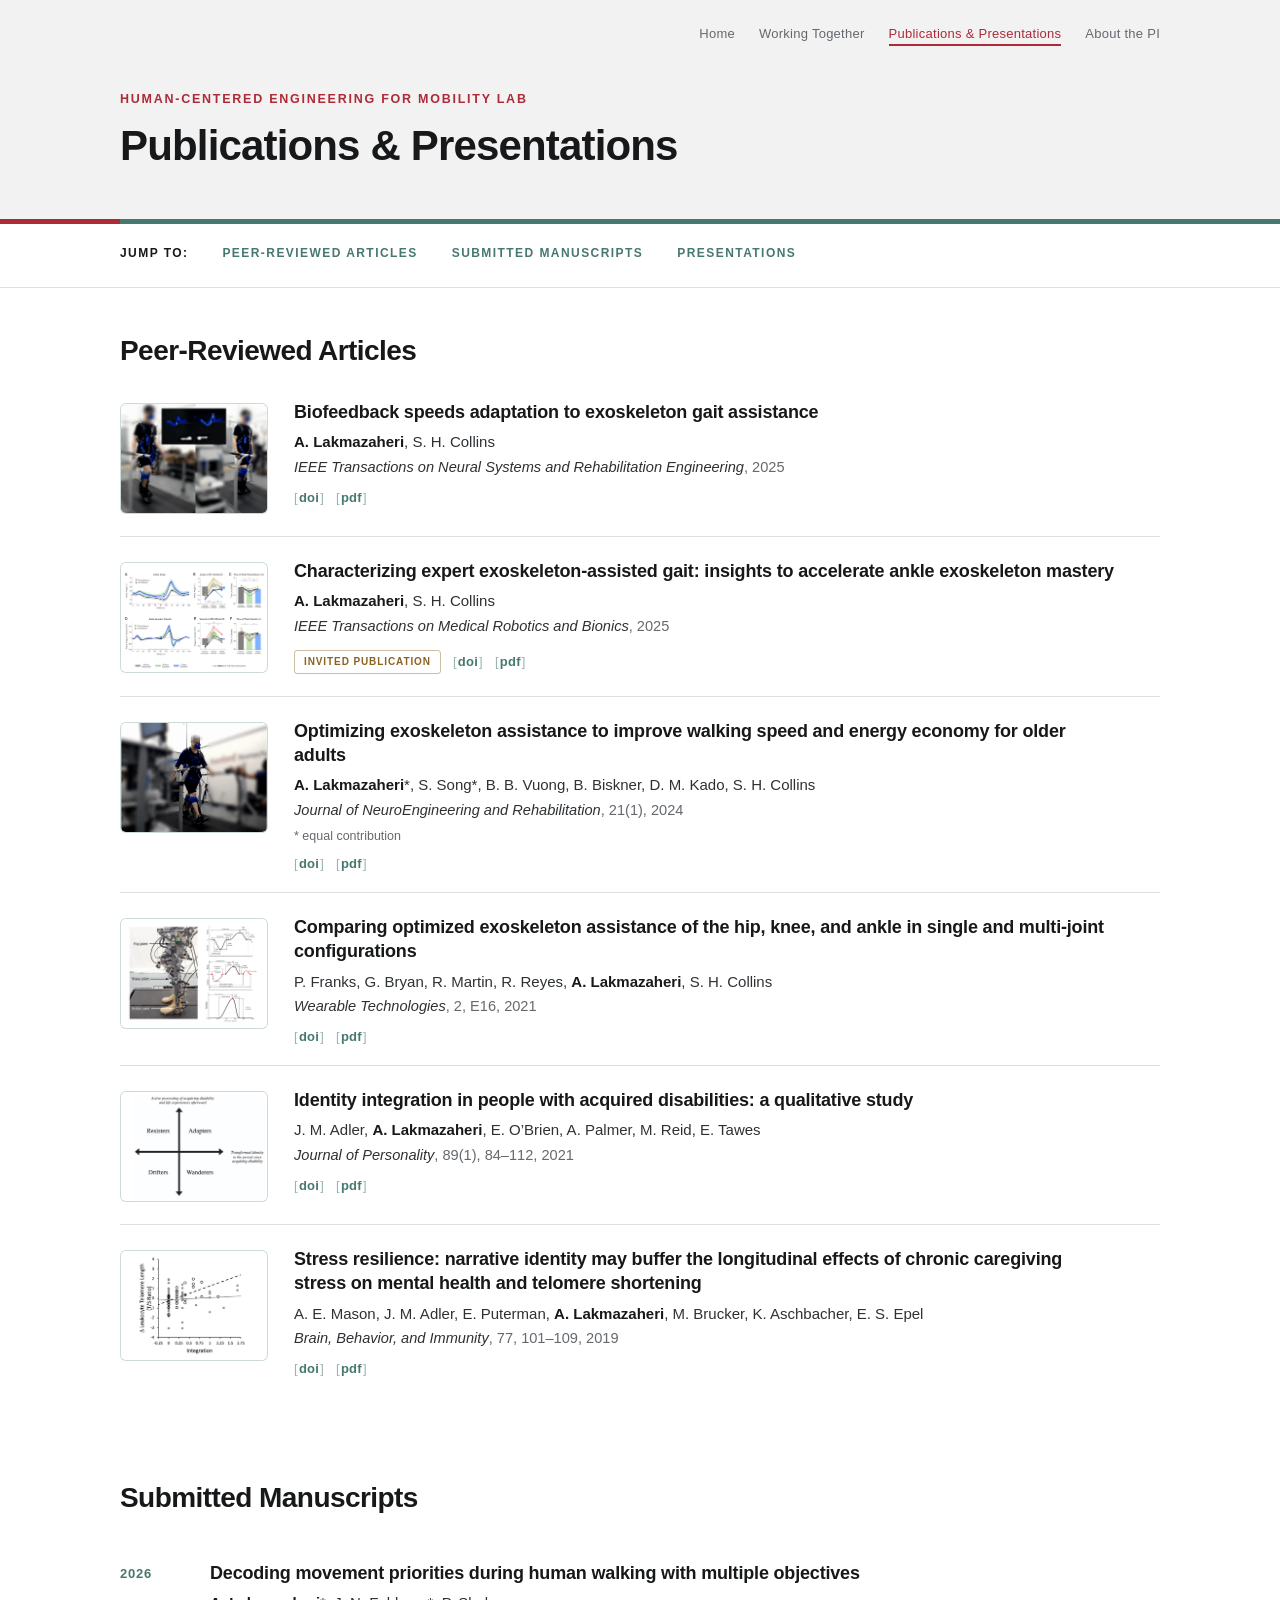
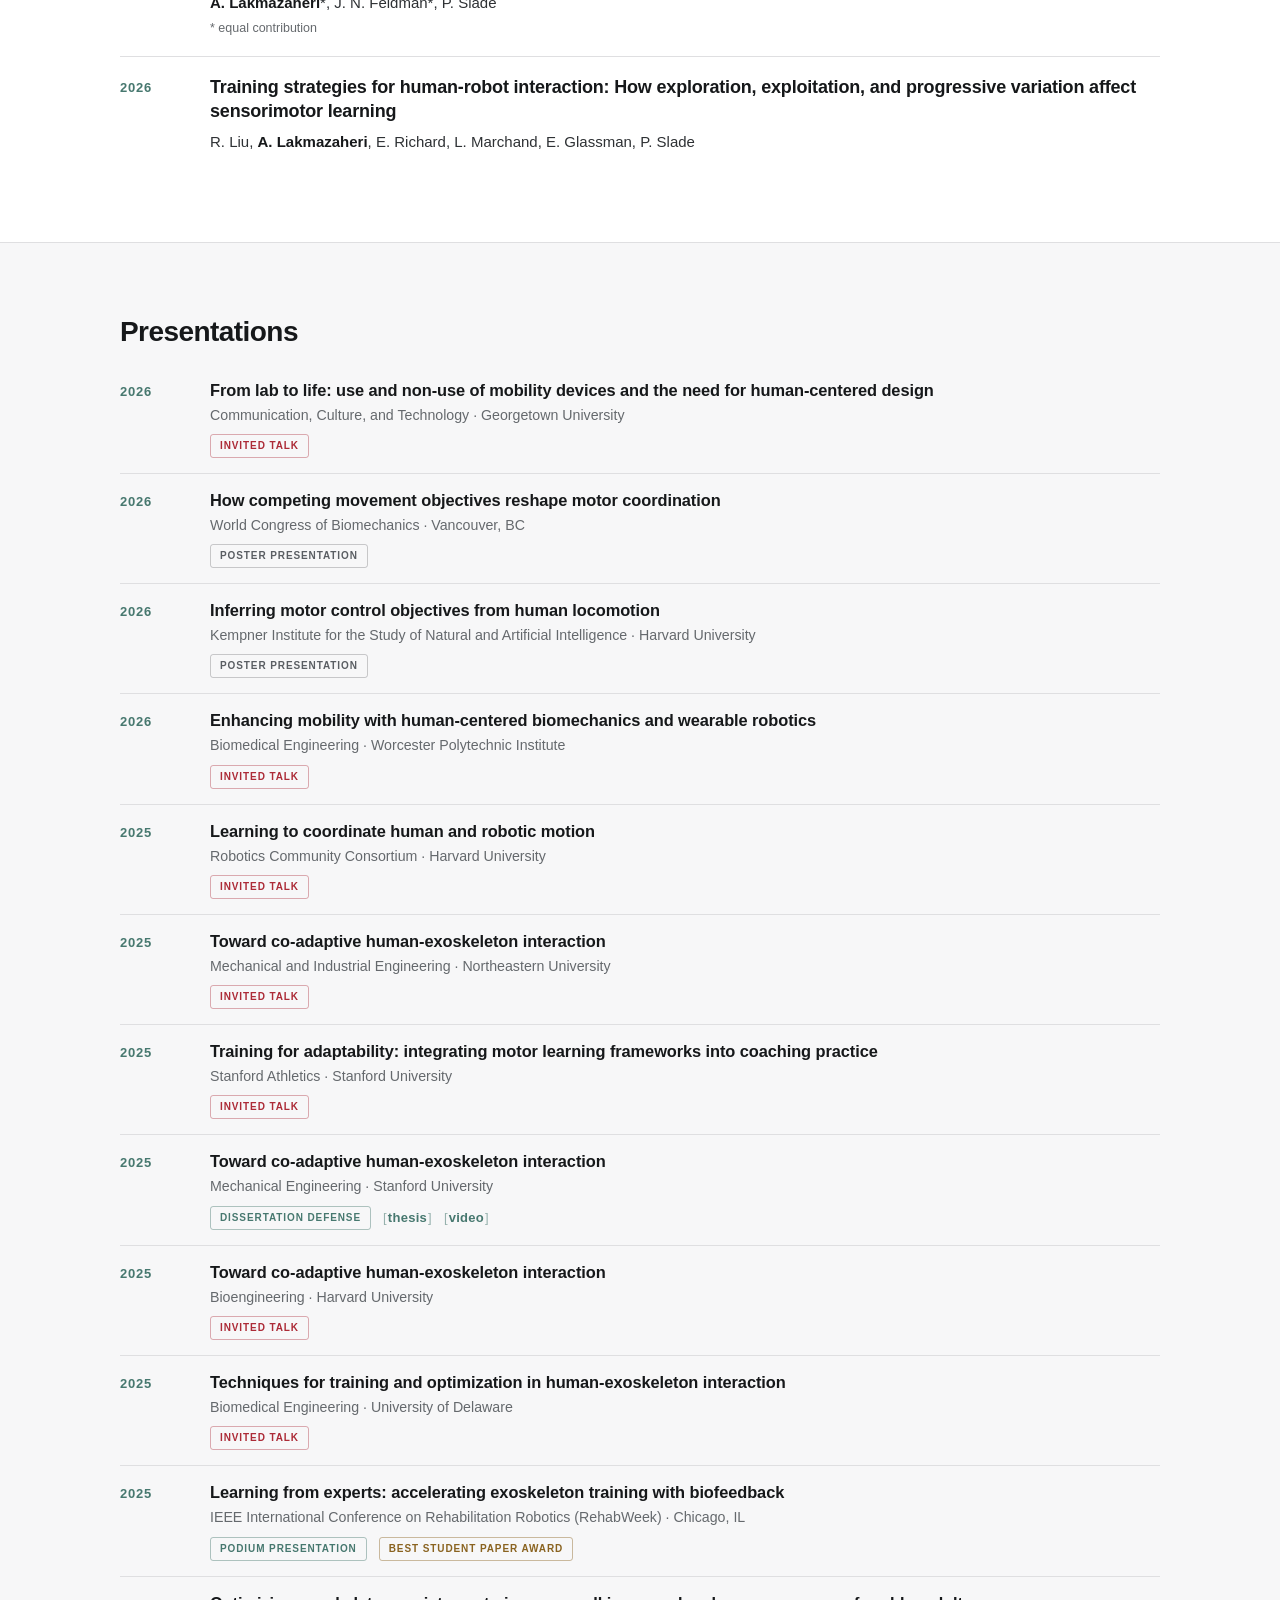
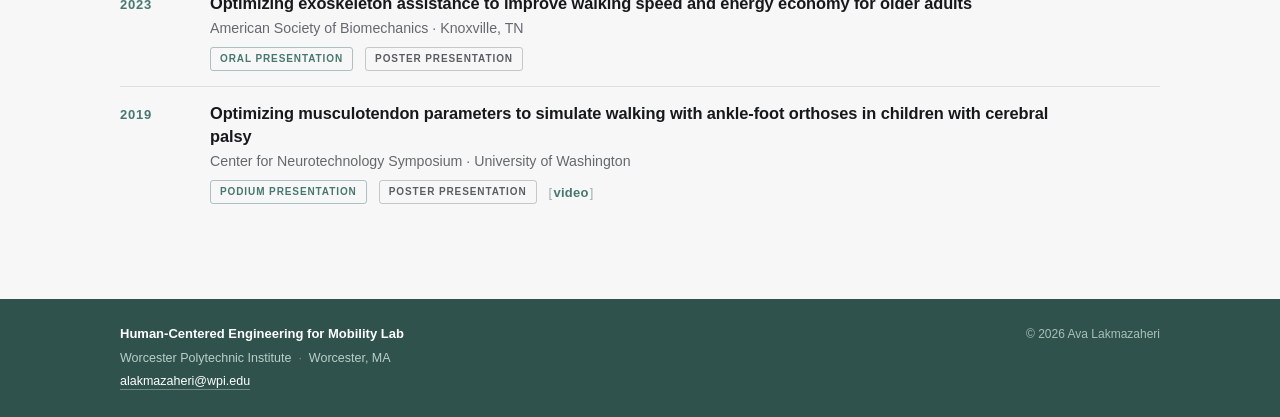
<file: publications/index.html>
<!DOCTYPE html>
<html lang="en">
<head>
<meta charset="UTF-8">
<meta name="viewport" content="width=device-width, initial-scale=1">
<title>Publications &amp; Presentations — HEM Lab</title>
<meta name="description" content="Peer-reviewed articles and selected presentations from Ava Lakmazaheri and the Human-Centered Engineering for Mobility Lab.">
<link rel="stylesheet" href="/assets/site.css">
<style>

  /* Shared section language (matches index.html) */
  .section-title{
    margin:0;
    color:var(--heading);
    font-size:28px;
    line-height:1.2;
    letter-spacing:-.02em;
    font-weight:650;
  }
  .section-intro{
    max-width:760px;
    margin:14px 0 0;
    font-size:16px;
    line-height:1.65;
    color:var(--ink);
  }

  /* hero, top nav, kicker and footer: /assets/site.css */

  /* JUMP BAR: black label, section links; add an <a> per new section */
  .lede{padding:22px 0;border-bottom:1px solid var(--line);}
  .jump{display:flex;flex-wrap:wrap;gap:12px 34px;align-items:baseline;}
  .jump-label{
    font-size:12px;letter-spacing:.12em;text-transform:uppercase;font-weight:700;
    color:var(--heading);white-space:nowrap;
  }
  .jump a{
    font-size:12px;letter-spacing:.12em;text-transform:uppercase;font-weight:700;
    color:var(--teal);text-decoration:none;padding-bottom:3px;border-bottom:2px solid transparent;white-space:nowrap;
  }
  .jump a:hover{border-bottom-color:var(--teal);}

  /* SECTION SHELL */
  /* first section sits close under the jump bar; banded sections need inner air */
  .pubs{padding:46px 0 68px;}
  .pubs.band{
    padding:72px 0 80px;
    background:var(--surface);border-top:1px solid var(--line);
  }
  .section-header{margin-bottom:28px;}
  /* follows an un-banded section: separated by space, not a rule */
  .pubs.quiet{padding-top:16px;}
  /* text-only entries: no figure column */
  /* text-only entries: year gutter instead of a figure, matching .talk-year */
  .entries.plain .entry{grid-template-columns:66px minmax(0,1fr);gap:24px;padding:18px 0;}
  .entries.plain .entry-title{max-width:none;}
  .entry-year{
    font-size:13px;font-weight:700;letter-spacing:.06em;color:var(--teal);
    font-variant-numeric:tabular-nums;padding-top:5px;
  }

  /* ENTRIES */
  .entries{list-style:none;margin:0;padding:0;}
  .entry{
    display:grid;grid-template-columns:148px minmax(0,1fr);
    gap:26px;padding:22px 0;border-top:1px solid var(--line);align-items:start;
  }
  .entry:first-child{border-top:none;padding-top:4px;}

  /* Thumbnail column: real figure or a placeholder tile of identical size */
  .thumb,.thumb-empty{
    aspect-ratio:4/3;border-radius:6px;overflow:hidden;margin-top:3px;
    border:1px solid rgba(71,120,111,.2);background:var(--teal-soft);
  }
  .thumb img,.thumb video{width:100%;height:100%;object-fit:cover;display:block;object-position:center;}
  .thumb-empty{
    display:flex;flex-direction:column;align-items:center;justify-content:center;
    gap:4px;text-align:center;padding:10px;
  }
  .thumb-empty .ph-year{font-size:17px;line-height:1;color:rgba(71,120,111,.58);font-weight:500;letter-spacing:-.02em;}
  .thumb-empty .ph-tag{font-size:9px;line-height:1.3;letter-spacing:.1em;text-transform:uppercase;color:rgba(71,120,111,.6);font-weight:700;}

  .entry-title{
    margin:0 0 7px;font-size:18px;line-height:1.35;font-weight:600;
    color:var(--heading);letter-spacing:-.01em;max-width:820px;
  }
  .authors{margin:0 0 3px;font-size:15px;line-height:1.5;color:var(--ink);}
  .authors strong{font-weight:650;color:var(--heading);}
  .venue{margin:0;font-size:14.6px;line-height:1.5;color:var(--muted);}
  .venue em{font-style:italic;color:var(--ink);}
  .eq{margin:6px 0 0;font-size:12.5px;line-height:1.4;color:var(--muted);}

  .meta-row{margin:12px 0 0;display:flex;flex-wrap:wrap;gap:8px 12px;align-items:center;}

  /* LINKS: bracketed text, after the tags */
  .meta-row a{
    font-size:13px;line-height:1;letter-spacing:.02em;
    color:var(--teal);text-decoration:none;font-weight:600;
  }
  .meta-row a::before{content:'[';color:rgba(71,120,111,.55);font-weight:400;margin-right:1px;}
  .meta-row a::after{content:']';color:rgba(71,120,111,.55);font-weight:400;margin-left:1px;}
  .meta-row a:hover{color:var(--crimson);}
  .meta-row a:hover::before,.meta-row a:hover::after{color:rgba(172,43,55,.55);}

  /* TAGS: outline only = label, not a control */
  .tag{
    display:inline-block;font-size:10px;line-height:1;font-weight:700;
    letter-spacing:.09em;text-transform:uppercase;
    padding:6px 9px;border-radius:3px;background:transparent;
  }
  .tag.podium{color:var(--teal);border:1px solid rgba(71,120,111,.42);}
  .tag.talk-tag{color:var(--crimson);border:1px solid rgba(172,43,55,.38);}
  .tag.poster{color:#5A5E63;border:1px solid rgba(46,49,52,.24);}
  .tag.media{color:#4C5A78;border:1px solid rgba(76,90,120,.36);}

  /* distinctions: same amber outline family as the tags, never filled */
  .tag.honor{color:#8A6320;border:1px solid rgba(138,99,32,.42);}
  .award{
    display:inline-block;font-size:10px;line-height:1;font-weight:700;
    letter-spacing:.09em;text-transform:uppercase;
    color:#8A6320;background:transparent;border:1px solid rgba(138,99,32,.42);
    border-radius:3px;padding:6px 9px;
  }
  /* .award::before{content:'\2605';margin-right:5px;font-size:9.5px;} */

  /* TALK LIST: deliberately lighter than the paper entries — year gutter, no figures */
  .talks{list-style:none;margin:0;padding:0;}
  .talk{
    display:grid;grid-template-columns:66px minmax(0,1fr);
    gap:24px;padding:15px 0;border-top:1px solid var(--line);align-items:baseline;
  }
  .talk:first-child{border-top:none;padding-top:2px;}
  .talk-year{
    font-size:13px;font-weight:700;letter-spacing:.06em;color:var(--teal);
    font-variant-numeric:tabular-nums;padding-top:2px;
  }
  .talk-title{
    margin:0 0 3px;font-size:16.4px;line-height:1.4;font-weight:600;
    color:var(--heading);letter-spacing:-.005em;max-width:860px;
  }
  .talk-where{margin:0;font-size:14.2px;line-height:1.5;color:var(--muted);}
  .talk .meta-row{margin:8px 0 0;}

  .subhead{
    margin:44px 0 14px;padding-top:22px;border-top:1px solid var(--line);
    font-size:11.5px;line-height:1.2;letter-spacing:.14em;text-transform:uppercase;
    font-weight:700;color:var(--muted);
  }
  .talks.quiet .talk-title{font-size:15.4px;font-weight:600;}
  .talks.quiet .talk{padding:12px 0;}

  .section-note{
    margin:26px 0 0;padding-top:20px;border-top:1px solid var(--line);
    font-size:13.5px;line-height:1.6;color:var(--muted);
  }
  .section-note a{color:var(--teal);text-decoration:none;border-bottom:1px solid rgba(71,120,111,.35);}
  .section-note a:hover{color:var(--crimson);border-bottom-color:rgba(172,43,55,.4);}

  @media (max-width:980px){
    .entry{grid-template-columns:128px minmax(0,1fr);gap:22px;}
  }

  @media (max-width:700px){
    .hero h1{font-size:31px;} /* long page title; smaller than the shared 32px */
    .lede{padding:18px 0;}
    .pubs{padding:32px 0 48px;}
    .pubs.band{padding:48px 0 56px;}
    .entry{grid-template-columns:minmax(0,1fr);gap:0;padding:26px 0;}
    .entries.plain .entry{grid-template-columns:minmax(0,1fr);gap:4px;padding:20px 0;}
    .entry-year{padding-top:0;}
    .entry:first-child{padding-top:4px;}
    .thumb{max-width:260px;margin:14px 0 0;order:2;}
    /* placeholder tiles are hidden on narrow screens so the list stays tight */
    .thumb-empty{display:none;}
    .entry-title{font-size:17px;}
    .talk{grid-template-columns:minmax(0,1fr);gap:4px;padding:16px 0;}
    .talk-year{padding-top:0;}
    .talk-title{font-size:16px;}
  }

  .entry{scroll-margin-top:28px;}
  .entry:target{background:var(--teal-soft,#EDF3F1);outline:1px solid var(--line,#DFDFE1);
    border-radius:6px;padding:10px 12px;margin-left:-12px;margin-right:-12px;}
</style>
</head>
<body>

<section class="hero">
  <div class="wrap">
    <div class="topnav">
      <a href="/">Home</a>
      <a href="/working-together/">Working Together</a>
      <a href="/publications/" class="here">Publications &amp; Presentations</a>
      <a href="/about/">About the PI</a>
    </div>
    <div class="kicker">Human-Centered Engineering for Mobility Lab</div>
    <h1>Publications &amp; Presentations</h1>
  </div>
</section>

<section class="lede">
  <div class="wrap">
    <div class="jump">
      <span class="jump-label">Jump to:</span>
      <a href="#articles">Peer-Reviewed Articles</a>
      <a href="#submitted">Submitted Manuscripts</a>
      <a href="#presentations">Presentations</a>
    </div>
  </div>
</section>

<!-- ============================ ARTICLES ============================ -->
<section class="pubs" id="articles">
  <div class="wrap">
    <div class="section-header">
      <h2 class="section-title">Peer-Reviewed Articles</h2>
    </div>

    <ol class="entries">

      <li class="entry" id="biofeedback-adaptation">
        <div class="thumb"><img src="/publications/Lakmazaheri_2025_TNSRE.gif" alt="Young adult man walking on a treadmill with ankle exoskeletons on both legs while a screen shows real-time gait biofeedback."></div>
        <div>
          <h3 class="entry-title">Biofeedback speeds adaptation to exoskeleton gait assistance</h3>
          <p class="authors"><strong>A. Lakmazaheri</strong>, S. H. Collins</p>
          <p class="venue"><em>IEEE Transactions on Neural Systems and Rehabilitation Engineering</em>, 2025</p>
          <p class="meta-row">
            <a class="paper" href="https://doi.org/10.1109/TNSRE.2025.3650042">doi</a>
            <a class="doc" href="/publications/Lakmazaheri_2025_TNSRE.pdf">pdf</a>
          </p>
        </div>
      </li>

      <li class="entry">
        <div class="thumb"><img src="/publications/Lakmazaheri_2025_TMRB.png" alt="Six-panel figure comparing ankle angle and angular velocity across the stride for novice unassisted, novice assisted, and expert assisted walking."></div>
        <div>
          <h3 class="entry-title">Characterizing expert exoskeleton-assisted gait: insights to accelerate ankle exoskeleton mastery</h3>
          <p class="authors"><strong>A. Lakmazaheri</strong>, S. H. Collins</p>
          <p class="venue"><em>IEEE Transactions on Medical Robotics and Bionics</em>, 2025</p>
          <p class="meta-row">
            <span class="tag honor">Invited publication</span>
            <a class="paper" href="https://doi.org/10.1109/TMRB.2025.3606000">doi</a>
            <a class="doc" href="/publications/Lakmazaheri_2025_TMRB.pdf">pdf</a>
          </p>
        </div>
      </li>

      <li class="entry" id="hilo-older-adults">
        <div class="thumb"><img src="/publications/Lakmazaheri_2024_JNER.gif" alt="Older adult woman walking on a treadmill wearing ankle exoskeletons on both legs."></div>
        <div>
          <h3 class="entry-title">Optimizing exoskeleton assistance to improve walking speed and energy economy for older adults</h3>
          <p class="authors"><strong>A. Lakmazaheri</strong>*, S. Song*, B. B. Vuong, B. Biskner, D. M. Kado, S. H. Collins</p>
          <p class="venue"><em>Journal of NeuroEngineering and Rehabilitation</em>, 21(1), 2024</p>
          <p class="eq">* equal contribution</p>
          <p class="meta-row">
            <a class="paper" href="https://doi.org/10.1186/s12984-023-01287-5">doi</a>
            <a class="doc" href="/publications/Lakmazaheri_2024_JNER.pdf">pdf</a>
          </p>
        </div>
      </li>

      <li class="entry">
        <div class="thumb"><img src="/publications/Franks_2021_WearTech.png" alt="Tethered hip–knee–ankle exoskeleton emulator on a treadmill with each joint labeled, beside three torque profiles showing the timing and magnitude parameters optimized at each joint."></div>
        <div>
          <h3 class="entry-title">Comparing optimized exoskeleton assistance of the hip, knee, and ankle in single and multi-joint configurations</h3>
          <p class="authors">P. Franks, G. Bryan, R. Martin, R. Reyes, <strong>A. Lakmazaheri</strong>, S. H. Collins</p>
          <p class="venue"><em>Wearable Technologies</em>, 2, E16, 2021</p>
          <p class="meta-row">
            <a class="paper" href="https://doi.org/10.1017/wtc.2021.14">doi</a>
            <a class="doc" href="/publications/Franks_2021_WearTech.pdf">pdf</a>
          </p>
        </div>
      </li>

      <li class="entry">
        <div class="thumb"><img src="/publications/Adler_2019_Personality.png" alt="Two-by-two diagram of identity after acquired disability: active processing on the vertical axis, identity transformation on the horizontal, giving four groups — Resisters, Adapters, Drifters, and Wanderers.">
        </div>
        <div>
          <h3 class="entry-title">Identity integration in people with acquired disabilities: a qualitative study</h3>
          <p class="authors">J. M. Adler, <strong>A. Lakmazaheri</strong>, E. O’Brien, A. Palmer, M. Reid, E. Tawes</p>
          <p class="venue"><em>Journal of Personality</em>, 89(1), 84&ndash;112, 2021</p>
          <p class="meta-row">
            <a class="paper" href="https://doi.org/10.1111/jopy.12533">doi</a>
            <a class="doc" href="/publications/Adler_2019_Personality.pdf">pdf</a>
          </p>
        </div>
      </li>

      <li class="entry">
        <div class="thumb"><img src="/publications/Mason_2019_BBI.png" alt="Scatterplot of change in leukocyte telomere length against narrative identity integration, with a steeper positive slope in one group (open circles, dashed line) than the other (filled circles, solid line).">
        </div>
        <div>
          <h3 class="entry-title">Stress resilience: narrative identity may buffer the longitudinal effects of chronic caregiving stress on mental health and telomere shortening</h3>
          <p class="authors">A. E. Mason, J. M. Adler, E. Puterman, <strong>A. Lakmazaheri</strong>, M. Brucker, K. Aschbacher, E. S. Epel</p>
          <p class="venue"><em>Brain, Behavior, and Immunity</em>, 77, 101&ndash;109, 2019</p>
          <p class="meta-row">
            <a class="paper" href="https://doi.org/10.1016/j.bbi.2018.12.010">doi</a>
            <a class="doc" href="/publications/Mason_2019_BBI.pdf">pdf</a>
          </p>
        </div>
      </li>

    </ol>
  </div>
</section>

<!-- ============================ SUBMITTED ============================ -->
<section class="pubs quiet" id="submitted">
  <div class="wrap">
    <div class="section-header">
      <h2 class="section-title">Submitted Manuscripts</h2>
    </div>

    <ol class="entries plain">

      <li class="entry" id="decoding-priorities">
        <div class="entry-year">2026</div>
        <div>
          <h3 class="entry-title">Decoding movement priorities during human walking with multiple objectives</h3>
          <p class="authors"><strong>A. Lakmazaheri</strong>*, J. N. Feldman*, P. Slade</p>
          <p class="eq">* equal contribution</p>
        </div>
      </li>

      <li class="entry">
        <div class="entry-year">2026</div>
        <div>
          <h3 class="entry-title">Training strategies for human-robot interaction: How exploration, exploitation, and progressive variation affect sensorimotor learning</h3>
          <p class="authors">R. Liu, <strong>A. Lakmazaheri</strong>, E. Richard, L. Marchand, E. Glassman, P. Slade</p>
        </div>
      </li>

    </ol>
  </div>
</section>

<!-- ========================== PRESENTATIONS ========================== -->
<section class="pubs band" id="presentations">
  <div class="wrap">
    <div class="section-header">
      <h2 class="section-title">Presentations</h2>
    </div>

    <ol class="talks">

      <li class="talk">
        <div class="talk-year">2026</div>
        <div>
          <h3 class="talk-title">From lab to life: use and non-use of mobility devices and the need for human-centered design</h3>
          <p class="talk-where">Communication, Culture, and Technology · Georgetown University</p>
          <p class="meta-row"><span class="tag talk-tag">Invited talk</span></p>
        </div>
      </li>

      <li class="talk">
        <div class="talk-year">2026</div>
        <div>
          <h3 class="talk-title">How competing movement objectives reshape motor coordination</h3>
          <p class="talk-where">World Congress of Biomechanics · Vancouver, BC</p>
          <p class="meta-row">
            <span class="tag poster">Poster presentation</span>
          </p>
        </div>
      </li>

      <li class="talk">
        <div class="talk-year">2026</div>
        <div>
          <h3 class="talk-title">Inferring motor control objectives from human locomotion</h3>
          <p class="talk-where">Kempner Institute for the Study of Natural and Artificial Intelligence · Harvard University</p>
          <p class="meta-row">
            <span class="tag poster">Poster presentation</span>
          </p>
        </div>
      </li>

      <li class="talk">
        <div class="talk-year">2026</div>
        <div>
          <h3 class="talk-title">Enhancing mobility with human-centered biomechanics and wearable robotics</h3>
          <p class="talk-where">Biomedical Engineering · Worcester Polytechnic Institute</p>
          <p class="meta-row"><span class="tag talk-tag">Invited talk</span></p>
        </div>
      </li>

      <li class="talk">
        <div class="talk-year">2025</div>
        <div>
          <h3 class="talk-title">Learning to coordinate human and robotic motion</h3>
          <p class="talk-where">Robotics Community Consortium · Harvard University</p>
          <p class="meta-row"><span class="tag talk-tag">Invited talk</span></p>
        </div>
      </li>

      <li class="talk">
        <div class="talk-year">2025</div>
        <div>
          <h3 class="talk-title">Toward co-adaptive human-exoskeleton interaction</h3>
          <p class="talk-where">Mechanical and Industrial Engineering · Northeastern University</p>
          <p class="meta-row"><span class="tag talk-tag">Invited talk</span></p>
        </div>
      </li>

      <li class="talk">
        <div class="talk-year">2025</div>
        <div>
          <h3 class="talk-title">Training for adaptability: integrating motor learning frameworks into coaching practice</h3>
          <p class="talk-where">Stanford Athletics · Stanford University</p>
          <p class="meta-row"><span class="tag talk-tag">Invited talk</span></p>
        </div>
      </li>

        <li class="talk">
        <div class="talk-year">2025</div>
        <div>
          <h3 class="talk-title">Toward co-adaptive human-exoskeleton interaction</h3>
          <p class="talk-where">Mechanical Engineering · Stanford University</p>
          <p class="meta-row">
            <span class="tag podium">Dissertation Defense</span>
            <a class="paper" href="https://purl.stanford.edu/rk285vs3750">thesis</a>
            <a class="video" href="https://youtu.be/RnNVZsX1bH4?si=pa_h130kiks5LbmA">video</a>
          </p>
        </div>
      </li>


        <li class="talk">
        <div class="talk-year">2025</div>
        <div>
          <h3 class="talk-title">Toward co-adaptive human-exoskeleton interaction</h3>
          <p class="talk-where">Bioengineering · Harvard University</p>
          <p class="meta-row"><span class="tag talk-tag">Invited talk</span></p>
        </div>
      </li>

      <li class="talk">
        <div class="talk-year">2025</div>
        <div>
          <h3 class="talk-title">Techniques for training and optimization in human-exoskeleton interaction</h3>
          <p class="talk-where">Biomedical Engineering · University of Delaware</p>
          <p class="meta-row"><span class="tag talk-tag">Invited talk</span></p>
        </div>
      </li>

      <li class="talk">
        <div class="talk-year">2025</div>
        <div>
          <h3 class="talk-title">Learning from experts: accelerating exoskeleton training with biofeedback</h3>
          <p class="talk-where">IEEE International Conference on Rehabilitation Robotics (RehabWeek) · Chicago, IL</p>
          <p class="meta-row">
            <span class="tag podium">Podium presentation</span>
            <span class="award">Best Student Paper Award</span>
          </p>
        </div>
      </li>

      <li class="talk">
        <div class="talk-year">2023</div>
        <div>
          <h3 class="talk-title">Optimizing exoskeleton assistance to improve walking speed and energy economy for older adults</h3>
          <p class="talk-where">American Society of Biomechanics · Knoxville, TN</p>
          <p class="meta-row">
            <span class="tag podium">Oral presentation</span>
            <span class="tag poster">Poster presentation</span>
          </p>
        </div>
      </li>

      <li class="talk">
        <div class="talk-year">2019</div>
        <div>
          <h3 class="talk-title">Optimizing musculotendon parameters to simulate walking with ankle-foot orthoses in children with cerebral palsy</h3>
          <p class="talk-where">Center for Neurotechnology Symposium · University of Washington</p>
          <p class="meta-row">
            <span class="tag podium">Podium presentation</span>
            <span class="tag poster">Poster presentation</span>
            <a class="video" href="https://youtu.be/VB7CCZOnVdQ">video</a>
          </p>
        </div>
      </li>


    </ol>
  </div>
</section>


<footer class="site-footer">
  <div class="wrap">
    <div class="footer-toprow">
      <p class="footer-name">Human-Centered Engineering for Mobility Lab</p>
      <p class="footer-cr">&copy; 2026 Ava Lakmazaheri</p>
    </div>
    <p class="footer-meta">Worcester Polytechnic Institute<span class="footer-sep">&middot;</span>Worcester, MA</p>
    <p class="footer-meta"><a href="mailto:alakmazaheri@wpi.edu">alakmazaheri@wpi.edu</a></p>
  </div>
</footer>

<!-- Cloudflare Web Analytics --><script type='module' src='https://static.cloudflareinsights.com/beacon.min.js' data-cf-beacon='{"token": "7aaf1e1260984faeaf9aa0b4635c37d2"}'></script><!-- End Cloudflare Web Analytics -->
</body>
</html>
</file>
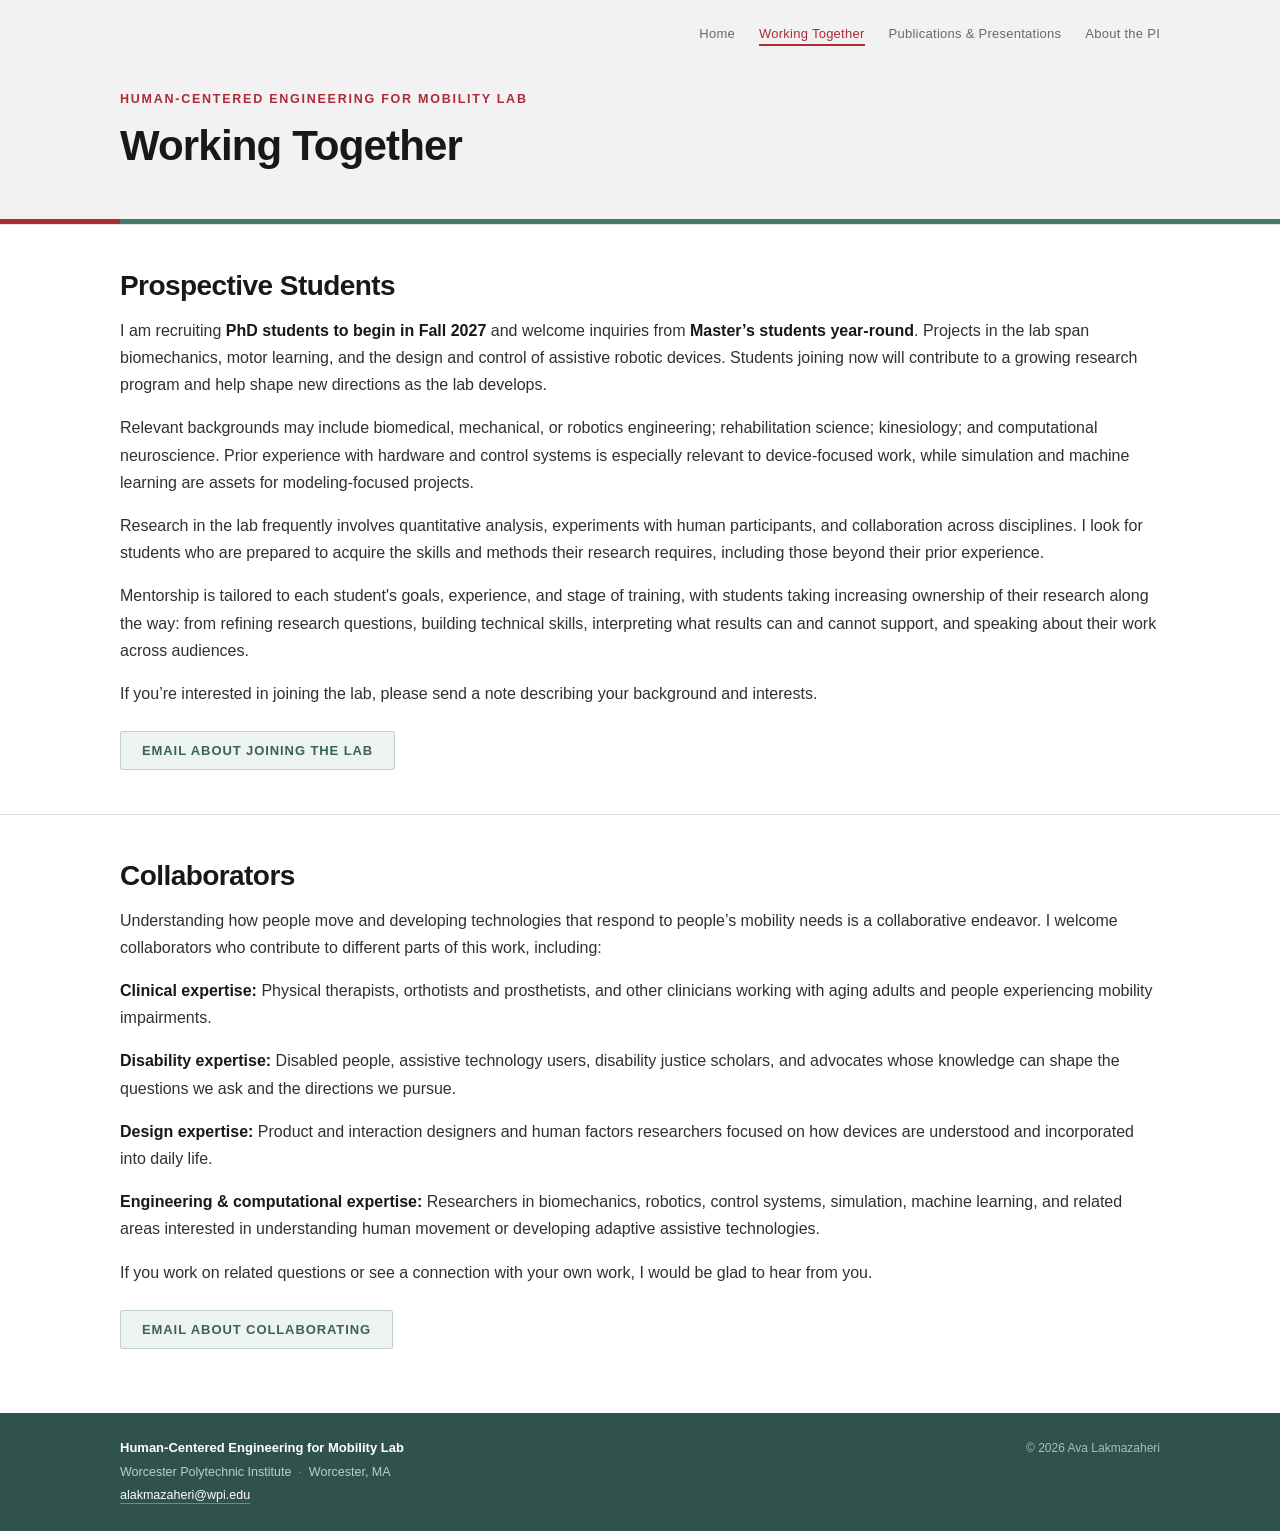
<file: working-together/index.html>
<!DOCTYPE html>
<html lang="en">
<head>
<meta charset="UTF-8">
<meta name="viewport" content="width=device-width, initial-scale=1">
<title>Working Together — HEM Lab</title>
<meta name="description" content="Prospective students and collaborators: how to join or work with the Human-Centered Engineering for Mobility Lab at WPI.">
<link rel="stylesheet" href="/assets/site.css">
<style>
  :root{
    /* page-specific tokens; the shared palette lives in /assets/site.css */
    --teal-deep:#38625A;
    --teal-wash:#E1EBE8;
  }
  a{color:var(--teal);}

  /* hero, top nav, kicker and footer: /assets/site.css */

  section{padding:44px 0;border-bottom:1px solid var(--line);}
  section:last-of-type{border-bottom:none;}
  /* Shared section language (matches index.html) */
  .section-title{
    margin:0 0 14px;
    color:var(--heading);
    font-size:28px;
    line-height:1.2;
    letter-spacing:-.02em;
    font-weight:650;
  }
  .section-lede{font-size:16px;line-height:1.7;margin:0 0 24px;color:var(--ink);}
  section p{font-size:16px;line-height:1.7;margin:0 0 16px;color:var(--ink);}
  section p:last-child{margin-bottom:0;}

  .sub{font-size:18px;color:var(--heading);margin:0 0 6px;}

  .cat{font-size:16.5px;color:var(--heading);font-weight:600;margin:24px 0 3px;}
  .cat + p{margin-bottom:0;}

  section:last-of-type{padding-bottom:64px;}
  a.button{
    display:inline-block;margin-top:8px;padding:11px 21px;
    font-size:13px;font-weight:600;text-transform:uppercase;letter-spacing:.07em;
    color:var(--teal-deep);background:var(--teal-soft);
    border:1px solid rgba(71,120,111,.28);
    border-radius:3px;text-decoration:none;
    transition:background .15s ease, border-color .15s ease;
  }
  a.button:hover{background:var(--teal-wash);border-color:rgba(71,120,111,.48);}
  a.button:focus-visible{outline:2px solid var(--teal);outline-offset:3px;}

</style>
</head>
<body>

<section class="hero">
  <div class="wrap">
    <div class="topnav">
      <a href="/">Home</a>
      <a href="/working-together/" class="here">Working Together</a>
      <a href="/publications/">Publications &amp; Presentations</a>
      <a href="/about/">About the PI</a>
    </div>
    <div class="kicker">Human-Centered Engineering for Mobility Lab</div>
    <h1>Working Together</h1>
  </div>
</section>

<section>
  <div class="wrap">
    <h2 class="section-title">Prospective Students</h2>
    <p>
      I am recruiting <strong>PhD students to begin in Fall 2027</strong> and welcome inquiries from <strong>Master’s students year-round</strong>.
      Projects in the lab span biomechanics, motor learning, and the design and control of assistive robotic devices.
      Students joining now will contribute to a growing research program and help shape new directions as the lab develops.
    </p>

    <p>Relevant backgrounds may include biomedical, mechanical, or robotics engineering;
      rehabilitation science; kinesiology; and computational neuroscience.
      Prior experience with hardware and control systems is especially relevant to device-focused work,
      while simulation and machine learning are assets for modeling-focused projects.
    </p>

    <p>
      Research in the lab frequently involves quantitative analysis, experiments with human participants,
      and collaboration across disciplines. I look for students who are prepared to acquire the skills and methods their
      research requires, including those beyond their prior experience.
    </p>

    <p>
      Mentorship is tailored to each student's goals, experience, and stage of training,
      with students taking increasing ownership of their research along the way: from
      refining research questions, building technical skills, interpreting what results can and cannot support, and speaking about their work across audiences. 
    </p>

    <p>If you’re interested in joining the lab, please send a note describing your background and interests.</p>

    <a class="button" href="mailto:alakmazaheri@wpi.edu?subject=%5BHEM-STUDENT%5D%20Prospective%20student%20inquiry">Email about joining the lab</a>

  </div>
</section>

<section>
  <div class="wrap">
  <h2 class="section-title">Collaborators</h2>

  <p>
    Understanding how people move and developing technologies that respond to people’s mobility needs
    is a collaborative endeavor. I welcome collaborators who contribute to different parts of
    this work, including:
  </p>

  <p>
    <strong>Clinical expertise:</strong>
    Physical therapists, orthotists and prosthetists, and other clinicians
    working with aging adults and people experiencing mobility impairments.
  </p>

  <p>
    <strong>Disability expertise:</strong>
    Disabled people, assistive technology users, disability justice scholars, and advocates whose
    knowledge can shape the questions we ask and the directions we pursue.
  </p>

  <p>
    <strong>Design expertise:</strong>
    Product and interaction designers and human factors researchers focused on how devices are
    understood and incorporated into daily life.
  </p>

  <p>
    <strong>Engineering &amp; computational expertise:</strong>
    Researchers in biomechanics, robotics, control systems, simulation,
    machine learning, and related areas interested in understanding
    human movement or developing adaptive assistive technologies.
  </p>

  <p>
    If you work on related questions or see a connection with your own work, I would be glad to hear
    from you.
  </p>

  <a class="button" href="mailto:alakmazaheri@wpi.edu?subject=%5BHEM-COLLAB%5D%20Collaboration%20inquiry">Email about collaborating</a>
  </div>
</section>

<footer class="site-footer">
  <div class="wrap">
    <div class="footer-toprow">
      <p class="footer-name">Human-Centered Engineering for Mobility Lab</p>
      <p class="footer-cr">&copy; 2026 Ava Lakmazaheri</p>
    </div>
    <p class="footer-meta">Worcester Polytechnic Institute<span class="footer-sep">&middot;</span>Worcester, MA</p>
    <p class="footer-meta"><a href="mailto:alakmazaheri@wpi.edu">alakmazaheri@wpi.edu</a></p>
  </div>
</footer>

<!-- Cloudflare Web Analytics --><script type='module' src='https://static.cloudflareinsights.com/beacon.min.js' data-cf-beacon='{"token": "7aaf1e1260984faeaf9aa0b4635c37d2"}'></script><!-- End Cloudflare Web Analytics -->
</body>
</html>
</file>
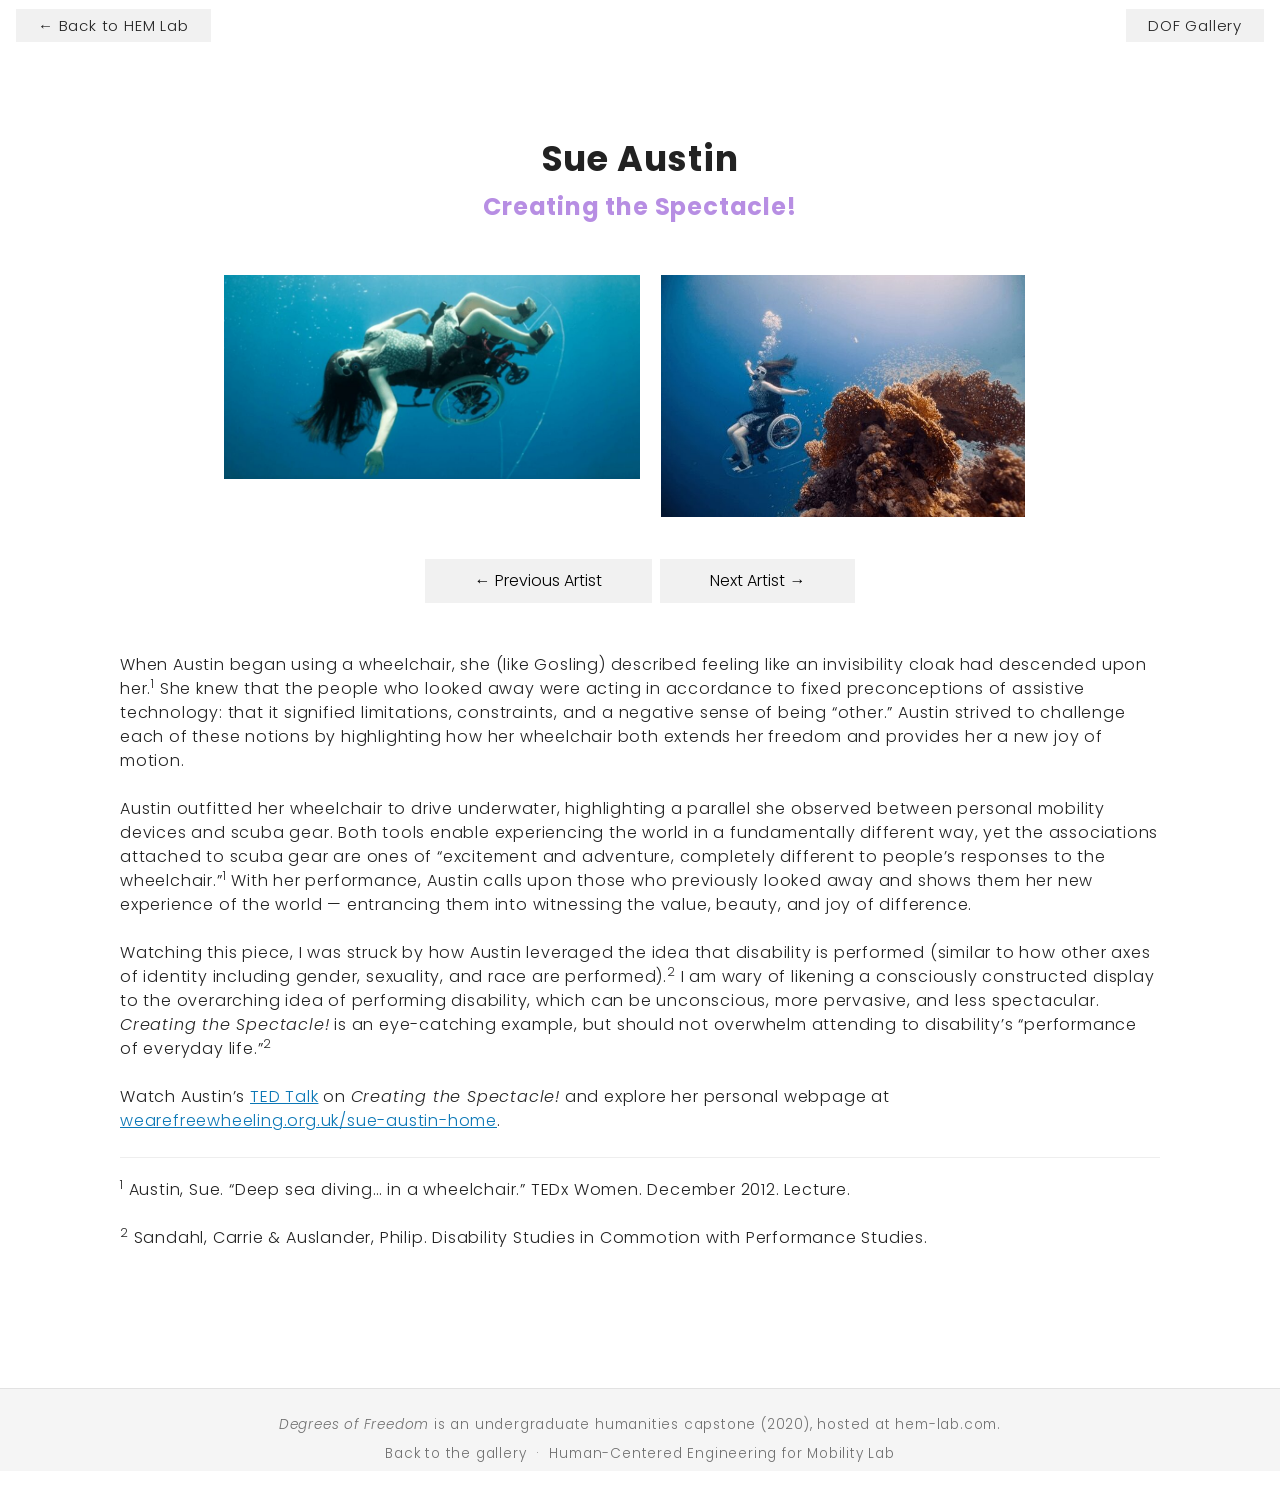
<file: dof/austin/index.html>
<!DOCTYPE html>
<html lang="en" class="no-touch">

<head>
    <meta charset="utf-8">
    <meta http-equiv="X-UA-Compatible" content="IE=edge">
    <meta name="viewport" content="width=device-width, initial-scale=1">
    <!-- The above 3 meta tags *must* come first in the head; any other head content must come *after* these tags -->
    <title>Sue Austin &mdash; Degrees of Freedom</title>
    <meta name="description" content="Sue Austin's Creating the Spectacle! and the underwater wheelchair — an essay from Degrees of Freedom on visibility, freedom, and assistive technology.">

    <!-- Bootstrap -->
    <link href="/dof/assets/css/bootstrap.min.css" rel="stylesheet">

    <!-- main css -->
    <link href="/dof/assets/css/style.css" rel="stylesheet">



</head>

<body>

    <!-- back to lab -->
    <div class="dof-topbar">
        <a class="dof-back" href="/about/">&#8592; Back to HEM Lab</a>
        <a class="dof-back dof-home" href="/dof/">DOF Gallery</a>
    </div>
    <!-- end back to lab -->

    <!-- top-bar -->
    <div class="top-bar ">
        <h1>Sue Austin</h1>
        <h5-big>Creating the Spectacle!</h5-big>
    </div>
    <!-- end top-bar -->

    <!-- main-container -->
    <div class="container main-container">
        <div class="col-md-12">

            <center>
                <img src="/dof/img/austin.jpg" alt="Sue Austin floats underwater in a patterned dress and scuba mask, tilted almost horizontal in a wheelchair fitted with clear acrylic fins, her dark hair and one arm streaming out behind her." class="img-responsive"   style="float: left; width: 40%; margin-left: 10%; margin-right: 1%; margin-bottom: 0.5em;">
                <img src="/dof/img/austin2.jpg" alt="Sue Austin sits upright in her underwater wheelchair, one arm reaching forward as she passes a large orange coral head surrounded by a school of small fish, bubbles rising above her." class="img-responsive"   style="float: left; width: 35%; margin-left: 1%; margin-right: 10%; margin-bottom: 0.5em;" >
                <div style="clear: both; margin-bottom: 1.5rem;"></div>
            </center>

            <center>

                    <button onclick="window.location.href = '/dof/gosling/'" class="button previous" >&#8592; Previous Artist </button>
                    <button onclick="window.location.href = '/dof/sheppard/'" class="button next" >Next Artist &#8594; </button>

                </center>



            <div class="paddedline"> </div>
            <div class="paddedline"> </div>

            <p>
                When Austin began using a wheelchair, she (like Gosling) described feeling like an invisibility cloak had descended upon her.<sup>1</sup> She knew that the people who looked away were acting in accordance to fixed preconceptions of assistive technology: that it signified limitations, constraints, and a negative sense of being “other.” Austin strived to challenge each of these notions by highlighting how her wheelchair both extends her freedom and provides her a new joy of motion.
            </p>
            <p>
                Austin outfitted her wheelchair to drive underwater, highlighting a parallel she observed between personal mobility devices and scuba gear. Both tools enable experiencing the world in a fundamentally different way, yet the associations attached to scuba gear are ones of “excitement and adventure, completely different to people’s responses to the wheelchair.”<sup>1</sup>  With her performance, Austin calls upon those who previously looked away and shows them her new experience of the world — entrancing them into witnessing the value, beauty, and joy of difference.
            </p>
            <p>
                Watching this piece, I was struck by how Austin leveraged the idea that disability is performed (similar to how other axes of identity including gender, sexuality, and race are performed).<sup>2</sup> I am wary of likening a consciously constructed display to the overarching idea of performing disability, which can be unconscious, more pervasive, and less spectacular. <i>Creating the Spectacle!</i> is an eye-catching example, but should not overwhelm attending to disability’s “performance of everyday life.”<sup>2</sup>
            </p>

            <p>
                Watch Austin’s <a href="https://www.ted.com/talks/sue_austin_deep_sea_diving_in_a_wheelchair">TED Talk</a> on <i>Creating the Spectacle!</i> and explore her personal webpage at <a href="https://www.wearefreewheeling.org.uk/sue-austin-home">wearefreewheeling.org.uk/sue-austin-home</a>.
            </p>


            <hr>
            <p>
                <sup>1</sup> Austin, Sue. “Deep sea diving… in a wheelchair.” TEDx Women. December 2012. Lecture.
            </p>

            <p>
                <sup>2</sup> Sandahl, Carrie &amp; Auslander, Philip. Disability Studies in Commotion with Performance Studies.
            </p>

        </div>
    </div>
    <!-- end main-container -->



    <footer class="dof-footer">
        <p><em>Degrees of Freedom</em> is an undergraduate humanities capstone (2020), hosted at hem-lab.com.</p>
        <p><a href="/dof/">Back to the gallery</a> &nbsp;&middot;&nbsp; <a href="/">Human-Centered Engineering for Mobility Lab</a></p>
    </footer>

    <!-- back to top -->
    <a href="#0" class="cd-top" aria-label="Back to top"><svg viewBox="0 0 24 24" width="20" height="20" aria-hidden="true" focusable="false" style="vertical-align:-0.28em;fill:currentColor"><path d="M12 5.6 5.3 12.3a1 1 0 0 0 1.4 1.4L11 9.4V19a1 1 0 0 0 2 0V9.4l4.3 4.3a1 1 0 0 0 1.4-1.4z"/></svg></a>
    <!-- end back to top -->


    <script src="/dof/assets/js/dof.js"></script>

<!-- Cloudflare Web Analytics --><script type='module' src='https://static.cloudflareinsights.com/beacon.min.js' data-cf-beacon='{"token": "7aaf1e1260984faeaf9aa0b4635c37d2"}'></script><!-- End Cloudflare Web Analytics -->
</body>

</html>
</file>
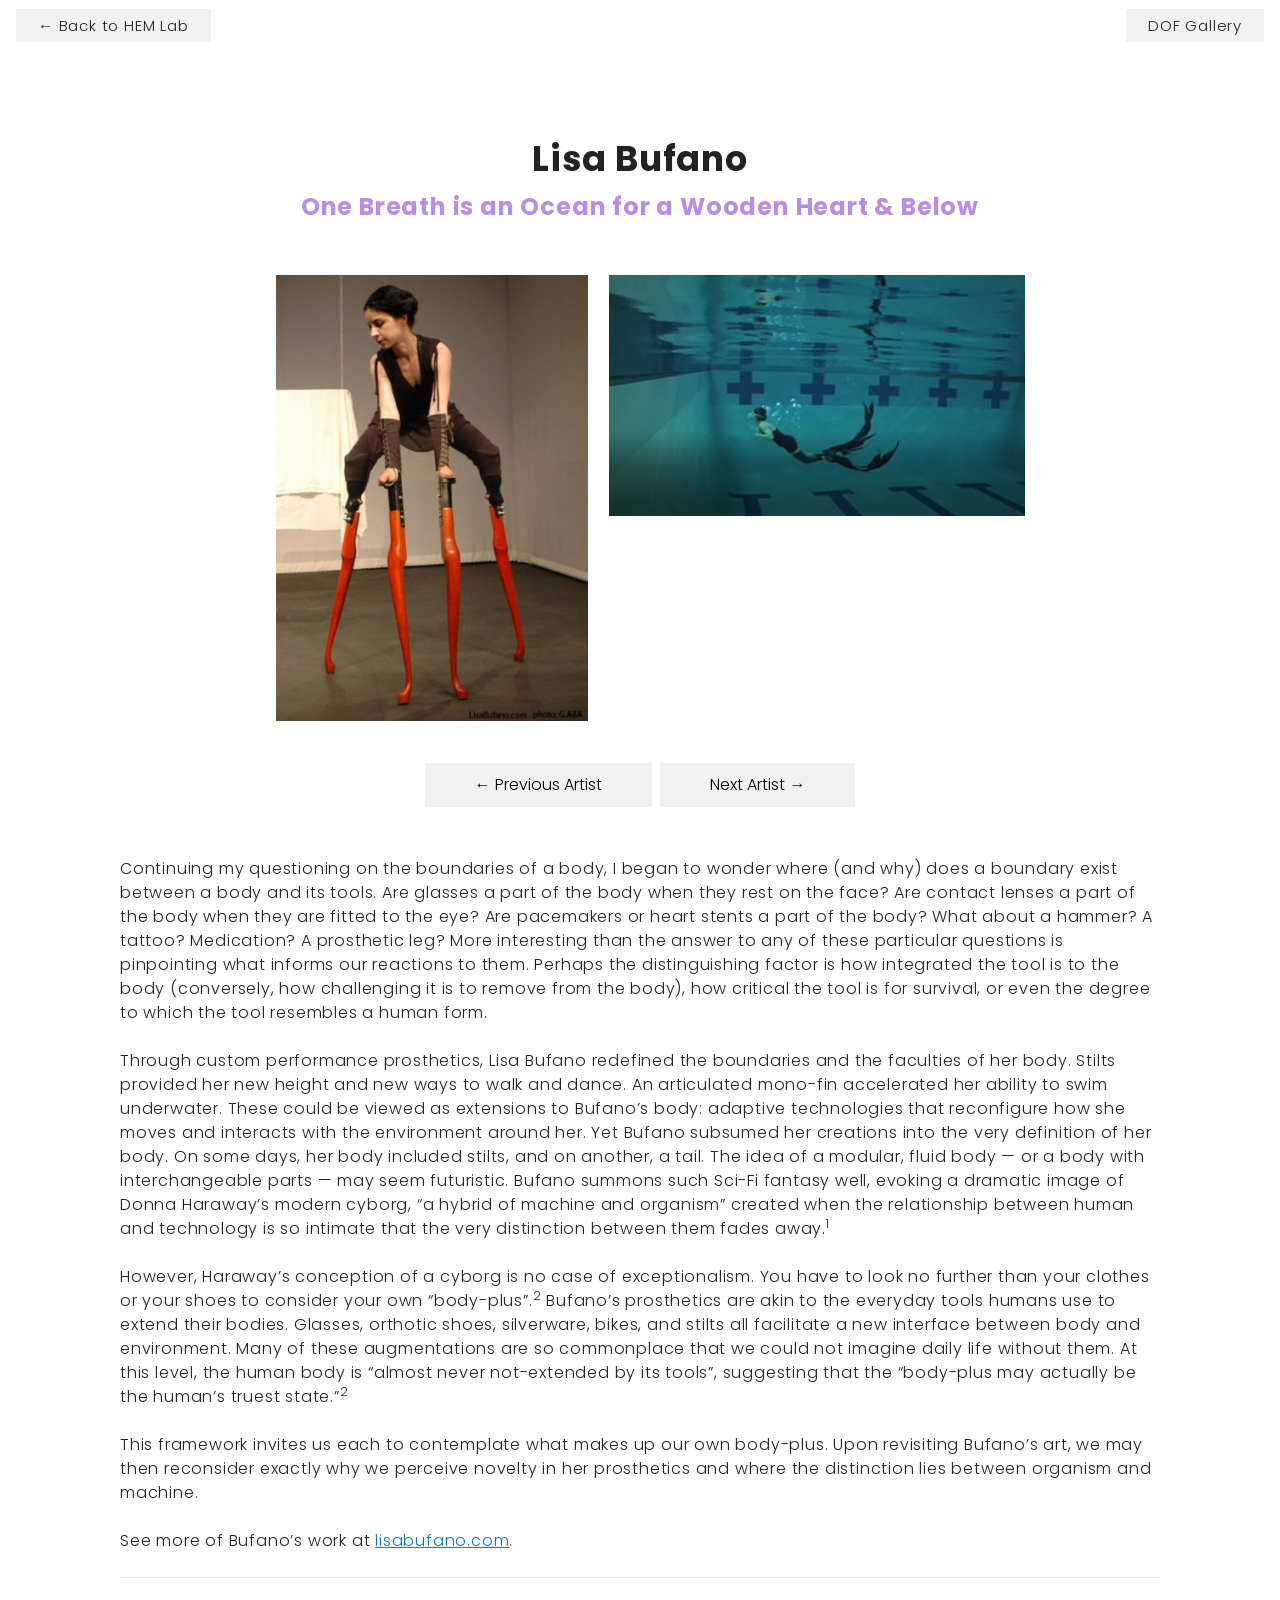
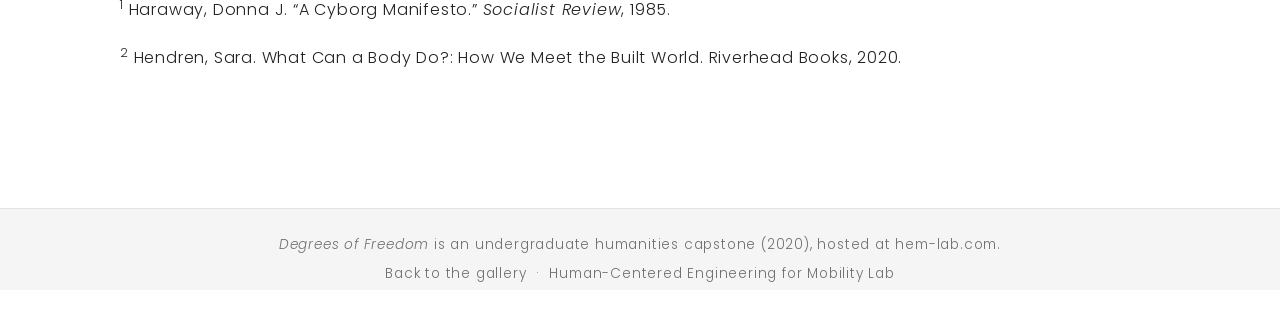
<file: dof/bufano/index.html>
<!DOCTYPE html>
<html lang="en" class="no-touch">

<head>
    <meta charset="utf-8">
    <meta http-equiv="X-UA-Compatible" content="IE=edge">
    <meta name="viewport" content="width=device-width, initial-scale=1">
    <!-- The above 3 meta tags *must* come first in the head; any other head content must come *after* these tags -->
    <title>Lisa Bufano &mdash; Degrees of Freedom</title>
    <meta name="description" content="Lisa Bufano's One Breath is an Ocean for a Wooden Heart — an essay from Degrees of Freedom on where a body ends and its tools begin.">

    <!-- Bootstrap -->
    <link href="/dof/assets/css/bootstrap.min.css" rel="stylesheet">

    <!-- main css -->
    <link href="/dof/assets/css/style.css" rel="stylesheet">



</head>

<body>
    <!-- back to lab -->
    <div class="dof-topbar">
        <a class="dof-back" href="/about/">&#8592; Back to HEM Lab</a>
        <a class="dof-back dof-home" href="/dof/">DOF Gallery</a>
    </div>
    <!-- end back to lab -->

    <!-- top-bar -->
    <div class="top-bar ">
        <h1>Lisa Bufano</h1>
        <h5-big>One Breath is an Ocean for a Wooden Heart &amp; Below</h5-big>
    </div>
    <!-- end top-bar -->

    <!-- main-container -->
    <div class="container main-container">
        <div class="col-md-12">

            <center>
                <img src="/dof/img/bufano.jpg" alt="Lisa Bufano perches on four tall orange stilts shaped like turned table legs, two on her arms and two on her legs, body folded forward and head lowered in a bare gray studio." class="img-responsive"   style="float: left; width: 30%; margin-left: 15%; margin-right: 1%; margin-bottom: 0.5em;">
                <img src="/dof/img/bufano2.jpg" alt="A performer glides horizontally through a swimming pool in goggles, trailing bubbles, a long dark feathery tail fin attached to her lower body." class="img-responsive"   style="float: left; width: 40%; margin-left: 1%; margin-right: 10%; margin-bottom: 0.5em;" >
                <div style="clear: both; margin-bottom: 1.5rem;"></div>
            </center>

            <center>

                    <button onclick="window.location.href = '/dof/vandekoot/'" class="button previous" >&#8592; Previous Artist </button>
                    <button onclick="window.location.href = '/dof/gosling/'" class="button next" >Next Artist &#8594; </button>

                </center>



            <div class="paddedline"> </div>
            <div class="paddedline"> </div>

            <p>
                Continuing my questioning on the boundaries of a body, I began to wonder where (and why) does a boundary exist between a body and its tools. Are glasses a part of the body when they rest on the face? Are contact lenses a part of the body when they are fitted to the eye? Are pacemakers or heart stents a part of the body? What about a hammer? A tattoo? Medication? A prosthetic leg? More interesting than the answer to any of these particular questions is pinpointing what informs our reactions to them. Perhaps the distinguishing factor is how integrated the tool is to the body (conversely, how challenging it is to remove from the body), how critical the tool is for survival, or even the degree to which the tool resembles a human form.
            </p>

            <p>
                Through custom performance prosthetics, Lisa Bufano redefined the boundaries and the faculties of her body. Stilts provided her new height and new ways to walk and dance. An articulated mono-fin accelerated her ability to swim underwater. These could be viewed as extensions to Bufano’s body: adaptive technologies that reconfigure how she moves and interacts with the environment around her. Yet Bufano subsumed her creations into the very definition of her body. On some days, her body included stilts, and on another, a tail. The idea of a modular, fluid body — or a body with interchangeable parts — may seem futuristic. Bufano summons such Sci-Fi fantasy well, evoking a dramatic image of Donna Haraway’s modern cyborg, “a hybrid of machine and organism” created when the relationship between human and technology is so intimate that the very distinction between them fades away.<sup>1</sup>
            </p>

            <p>
                However, Haraway’s conception of a cyborg is no case of exceptionalism. You have to look no further than your clothes or your shoes to consider your own “body-plus”.<sup>2</sup> Bufano’s prosthetics are akin to the everyday tools humans use to extend their bodies. Glasses, orthotic shoes, silverware, bikes, and stilts all facilitate a new interface between body and environment. Many of these augmentations are so commonplace that we could not imagine daily life without them. At this level, the human body is “almost never not-extended by its tools”, suggesting that the “body-plus may actually be the human’s truest state.”<sup>2</sup>
            </p>

            <p>
                This framework invites us each to contemplate what makes up our own body-plus. Upon revisiting Bufano’s art, we may then reconsider exactly why we perceive novelty in her prosthetics and where the distinction lies between organism and machine.
            </p>

            <p>
                See more of Bufano’s work at <a href="https://www.lisabufano.com">lisabufano.com</a>.
            </p>

            <hr>

            <p>
                <sup>1</sup> Haraway, Donna J. “A Cyborg Manifesto.” <i>Socialist Review</i>, 1985.
            </p>
            <p>
                <sup>2</sup> Hendren, Sara. What Can a Body Do?: How We Meet the Built World. Riverhead Books, 2020.
            </p>

        </div>
    </div>
    <!-- end main-container -->


    <footer class="dof-footer">
        <p><em>Degrees of Freedom</em> is an undergraduate humanities capstone (2020), hosted at hem-lab.com.</p>
        <p><a href="/dof/">Back to the gallery</a> &nbsp;&middot;&nbsp; <a href="/">Human-Centered Engineering for Mobility Lab</a></p>
    </footer>

    <!-- back to top -->
    <a href="#0" class="cd-top" aria-label="Back to top"><svg viewBox="0 0 24 24" width="20" height="20" aria-hidden="true" focusable="false" style="vertical-align:-0.28em;fill:currentColor"><path d="M12 5.6 5.3 12.3a1 1 0 0 0 1.4 1.4L11 9.4V19a1 1 0 0 0 2 0V9.4l4.3 4.3a1 1 0 0 0 1.4-1.4z"/></svg></a>
    <!-- end back to top -->


    <script src="/dof/assets/js/dof.js"></script>

<!-- Cloudflare Web Analytics --><script type='module' src='https://static.cloudflareinsights.com/beacon.min.js' data-cf-beacon='{"token": "7aaf1e1260984faeaf9aa0b4635c37d2"}'></script><!-- End Cloudflare Web Analytics -->
</body>

</html>
</file>
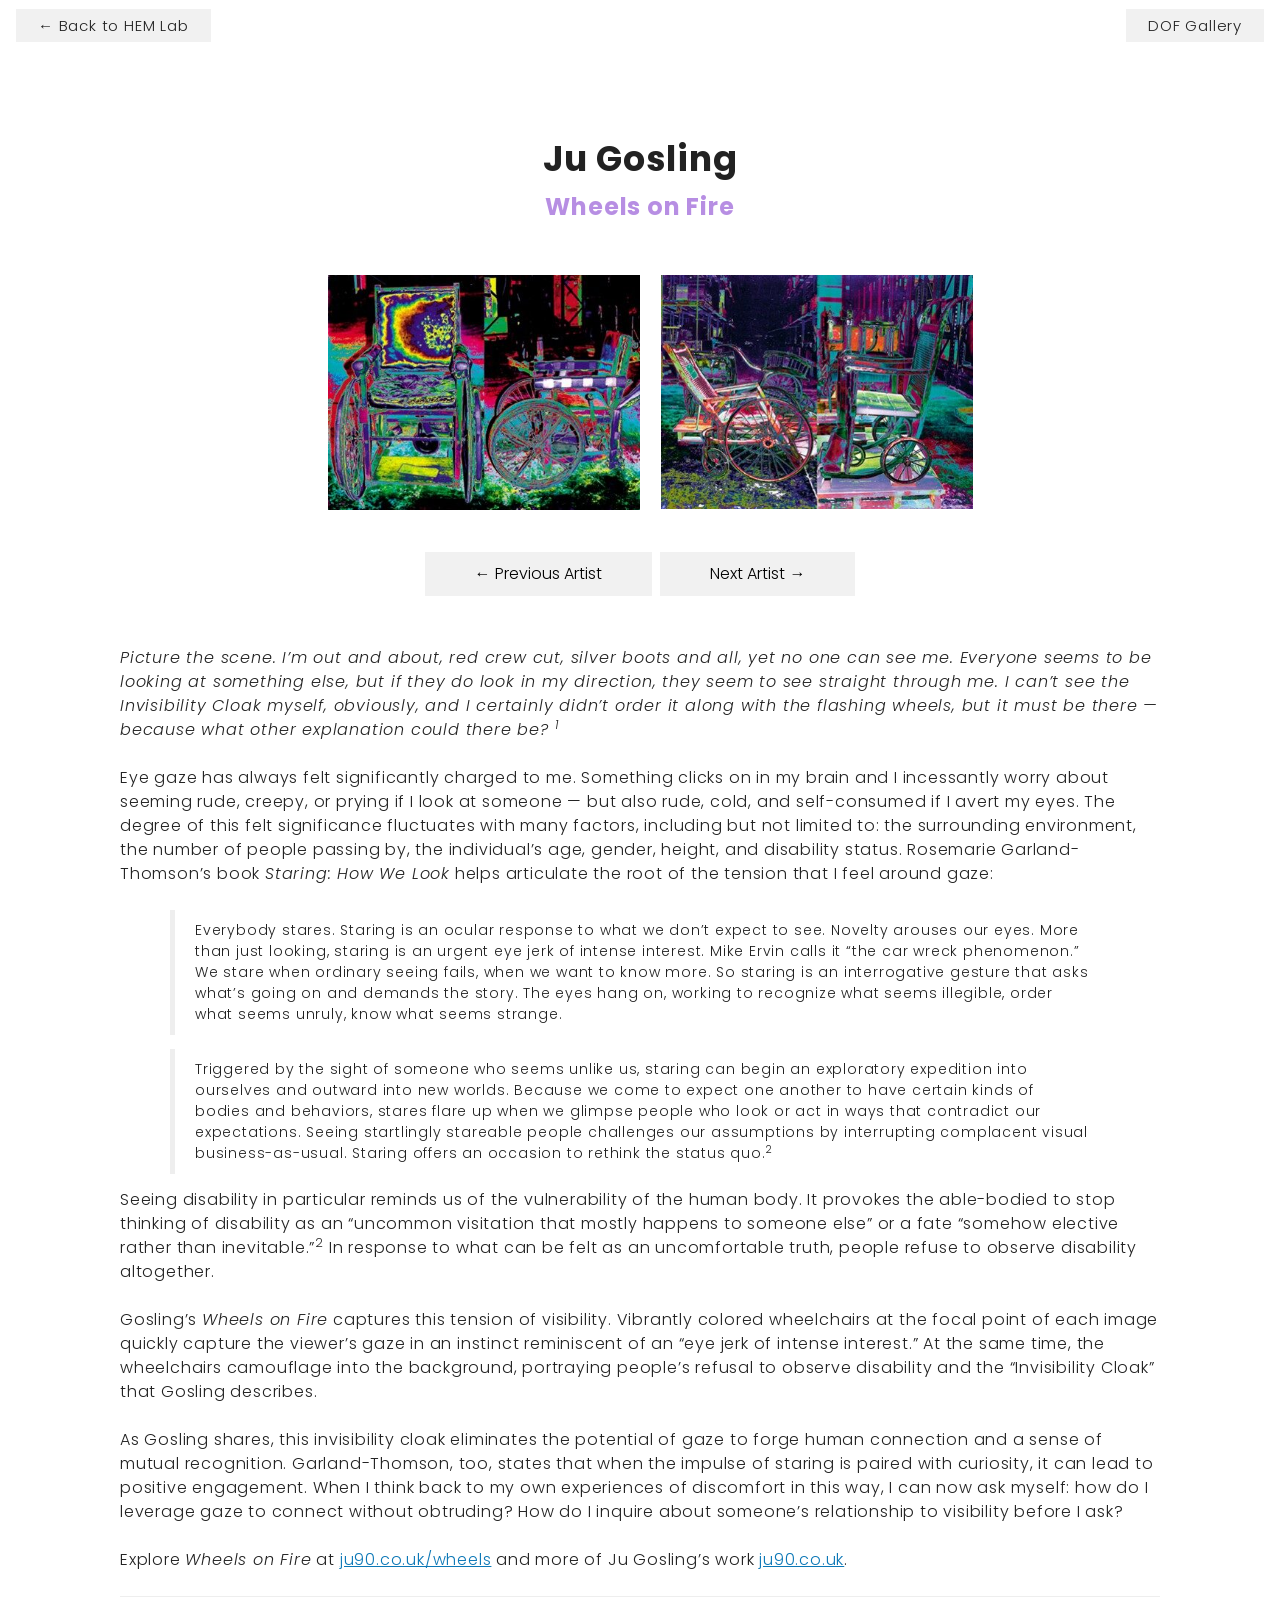
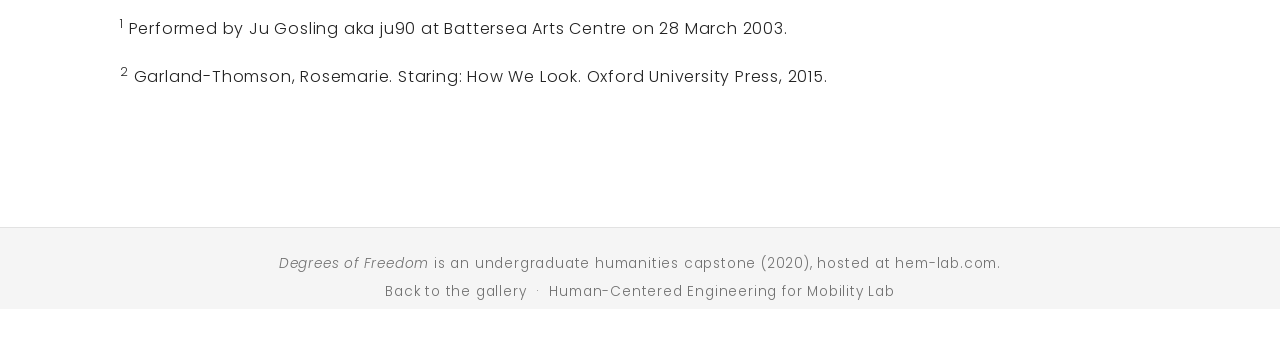
<file: dof/gosling/index.html>
<!DOCTYPE html>
<html lang="en" class="no-touch">

<head>
    <meta charset="utf-8">
    <meta http-equiv="X-UA-Compatible" content="IE=edge">
    <meta name="viewport" content="width=device-width, initial-scale=1">
    <!-- The above 3 meta tags *must* come first in the head; any other head content must come *after* these tags -->
    <title>Ju Gosling &mdash; Degrees of Freedom</title>
    <meta name="description" content="Ju Gosling's Wheels on Fire and the invisibility cloak of the wheelchair user — an essay from Degrees of Freedom on eye gaze, visibility, and disability art.">

    <!-- Bootstrap -->
    <link href="/dof/assets/css/bootstrap.min.css" rel="stylesheet">

    <!-- main css -->
    <link href="/dof/assets/css/style.css" rel="stylesheet">



</head>

<body>

    <!-- back to lab -->
    <div class="dof-topbar">
        <a class="dof-back" href="/about/">&#8592; Back to HEM Lab</a>
        <a class="dof-back dof-home" href="/dof/">DOF Gallery</a>
    </div>
    <!-- end back to lab -->

    <!-- top-bar -->
    <div class="top-bar ">
        <h1>Ju Gosling</h1>
        <h5-big>Wheels on Fire</h5-big>
    </div>
    <!-- end top-bar -->

    <!-- main-container -->
    <div class="container main-container">
        <div class="col-md-12">

            <center>

                <img src="/dof/img/gosling.jpg" alt="Two solarized photographs of the same antique wicker wheelchair, front view and side view, in electric magenta, green and yellow &mdash; the chair nearly dissolving into an equally saturated background." class="img-responsive"   style="float: left; width: 30%; margin-left: 20%; margin-right: 1%; margin-bottom: 0.5em;">
                <img src="/dof/img/gosling2.jpg" alt="Two vintage wheelchairs raised on low plinths, photographed in the same electric solarized color, a cluttered interior behind them dissolving into the same palette." class="img-responsive"   style="float: left; width: 30%; margin-left: 1%; margin-right: 10%; margin-bottom: 0.5em;" >
                <div style="clear: both; margin-bottom: 1.5rem;"></div>
            </center>
            <center>

                    <button onclick="window.location.href = '/dof/bufano/'" class="button previous" >&#8592; Previous Artist </button>
                    <button onclick="window.location.href = '/dof/austin/'" class="button next" >Next Artist &#8594; </button>

                </center>



            <div class="paddedline"> </div>
            <div class="paddedline"> </div>

            <p> <i>
                Picture the scene. I’m out and about, red crew cut, silver boots and all, yet no one can see me. Everyone seems to be looking at something else, but if they do look in my direction, they seem to see straight through me. I can’t see the Invisibility Cloak myself, obviously, and I certainly didn’t order it along with the flashing wheels, but it must be there — because what other explanation could there be? <sup>1</sup>
            </i> </p>
            <p>
                Eye gaze has always felt significantly charged to me. Something clicks on in my brain and I incessantly worry about seeming rude, creepy, or prying if I look at someone — but also rude, cold, and self-consumed if I avert my eyes. The degree of this felt significance fluctuates with many factors, including but not limited to: the surrounding environment, the number of people passing by, the individual’s age, gender, height, and disability status. Rosemarie Garland-Thomson’s book <i>Staring: How We Look</i> helps articulate the root of the tension that I feel around gaze:
            </p>

            <blockquote>
                Everybody stares. Staring is an ocular response to what we don’t expect to see. Novelty arouses our eyes. More than just looking, staring is an urgent eye jerk of intense interest. Mike Ervin calls it “the car wreck phenomenon.” We stare when ordinary seeing fails, when we want to know more. So staring is an interrogative gesture that asks what’s going on and demands the story. The eyes hang on, working to recognize what seems illegible, order what seems unruly, know what seems strange.
            </blockquote>
            <blockquote>

                Triggered by the sight of someone who seems unlike us, staring can begin an exploratory expedition into ourselves and outward into new worlds. Because we come to expect one another to have certain kinds of bodies and behaviors, stares flare up when we glimpse people who look or act in ways that contradict our expectations. Seeing startlingly stareable people challenges our assumptions by interrupting complacent visual business-as-usual. Staring offers an occasion to rethink the status quo.<sup>2</sup>
            </blockquote>

            <p>
                Seeing disability in particular reminds us of the vulnerability of the human body. It provokes the able-bodied to stop thinking of disability as an “uncommon visitation that mostly happens to someone else” or a fate “somehow elective rather than inevitable.”<sup>2</sup> In response to what can be felt as an uncomfortable truth, people refuse to observe disability altogether.
            </p>

            <p>
                Gosling’s <i>Wheels on Fire</i> captures this tension of visibility. Vibrantly colored wheelchairs at the focal point of each image quickly capture the viewer’s gaze in an instinct reminiscent of an “eye jerk of intense interest.” At the same time, the wheelchairs camouflage into the background, portraying people’s refusal to observe disability and the “Invisibility Cloak” that Gosling describes.
            </p>

            <p>
                As Gosling shares, this invisibility cloak eliminates the potential of gaze to forge human connection and a sense of mutual recognition. Garland-Thomson, too, states that when the impulse of staring is paired with curiosity, it can lead to positive engagement. When I think back to my own experiences of discomfort in this way, I can now ask myself: how do I leverage gaze to connect without obtruding? How do I inquire about someone’s relationship to visibility before I ask?
            </p>

            <p>
                Explore <i>Wheels on Fire</i> at <a href="http://www.ju90.co.uk/wheels.htm">ju90.co.uk/wheels</a> and more of Ju Gosling’s work <a href="http://www.ju90.co.uk/ju90.htm">ju90.co.uk</a>.
            </p>

            <!--- Citations ---->
            <hr>
            <p>
                <sup>1</sup> Performed by Ju Gosling aka ju90 at Battersea Arts Centre on 28 March 2003.
            </p>
            <p>
                <sup>2</sup> Garland-Thomson, Rosemarie. Staring: How We Look. Oxford University Press, 2015.
            </p>

        </div>
    </div>
    <!-- end main-container -->


    <footer class="dof-footer">
        <p><em>Degrees of Freedom</em> is an undergraduate humanities capstone (2020), hosted at hem-lab.com.</p>
        <p><a href="/dof/">Back to the gallery</a> &nbsp;&middot;&nbsp; <a href="/">Human-Centered Engineering for Mobility Lab</a></p>
    </footer>

    <!-- back to top -->
    <a href="#0" class="cd-top" aria-label="Back to top"><svg viewBox="0 0 24 24" width="20" height="20" aria-hidden="true" focusable="false" style="vertical-align:-0.28em;fill:currentColor"><path d="M12 5.6 5.3 12.3a1 1 0 0 0 1.4 1.4L11 9.4V19a1 1 0 0 0 2 0V9.4l4.3 4.3a1 1 0 0 0 1.4-1.4z"/></svg></a>
    <!-- end back to top -->




    <script src="/dof/assets/js/dof.js"></script>

<!-- Cloudflare Web Analytics --><script type='module' src='https://static.cloudflareinsights.com/beacon.min.js' data-cf-beacon='{"token": "7aaf1e1260984faeaf9aa0b4635c37d2"}'></script><!-- End Cloudflare Web Analytics -->
</body>

</html>
</file>
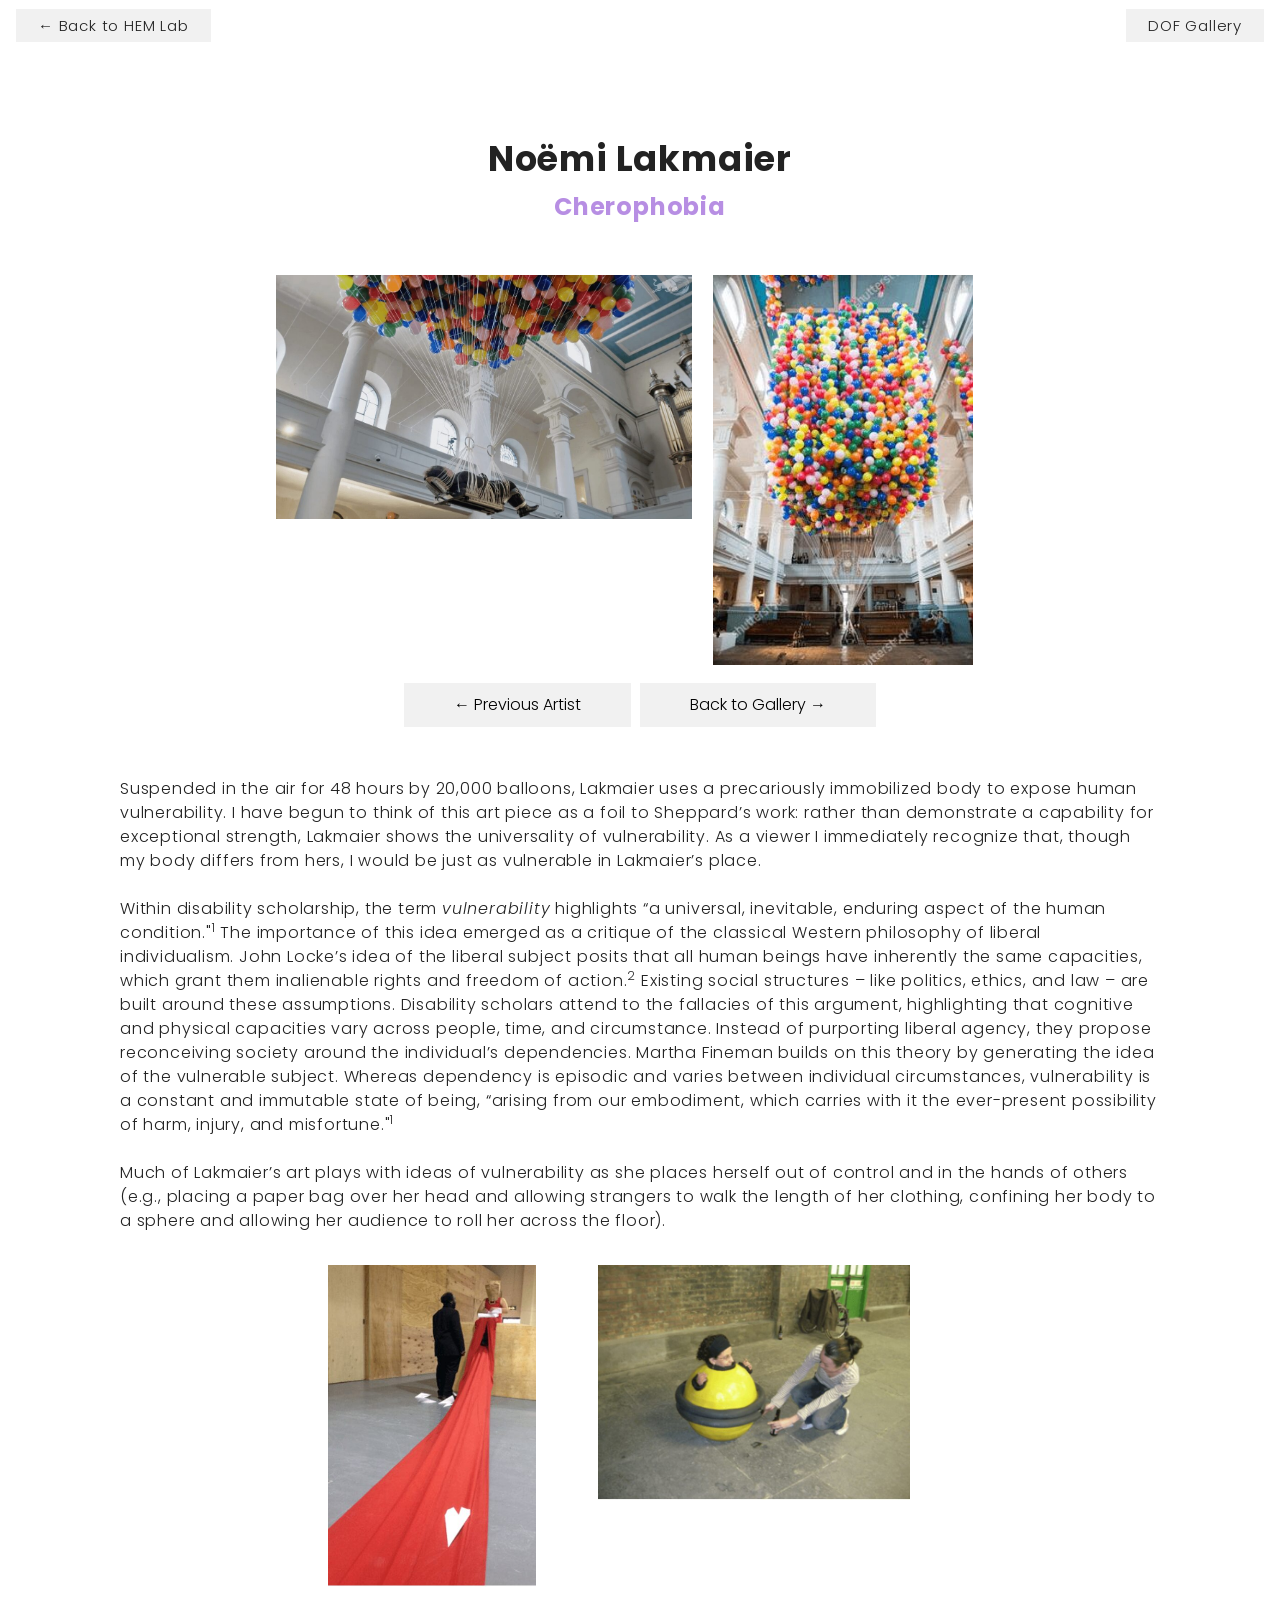
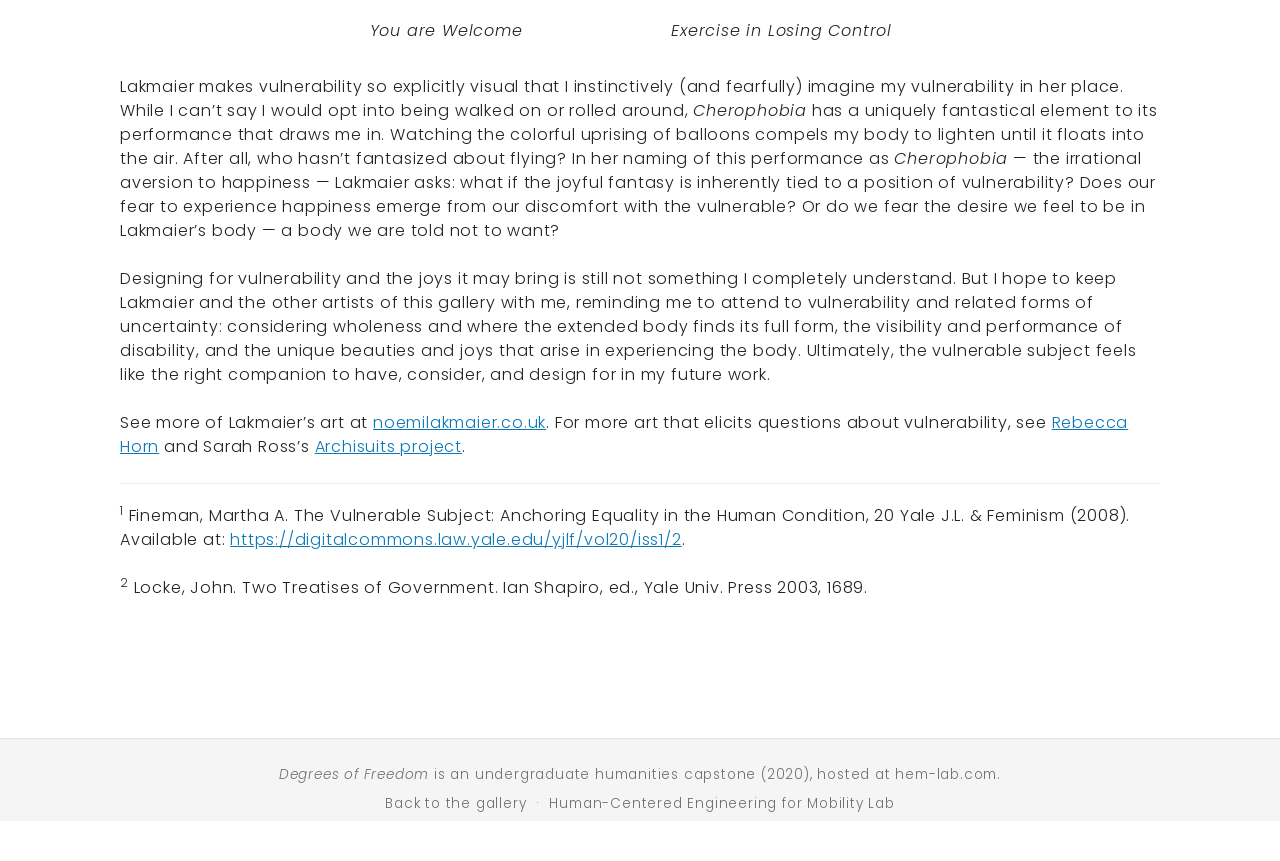
<file: dof/lakmaier/index.html>
<!DOCTYPE html>
<html lang="en" class="no-touch">

<head>
    <meta charset="utf-8">
    <meta http-equiv="X-UA-Compatible" content="IE=edge">
    <meta name="viewport" content="width=device-width, initial-scale=1">
    <!-- The above 3 meta tags *must* come first in the head; any other head content must come *after* these tags -->
    <title>No&euml;mi Lakmaier &mdash; Degrees of Freedom</title>
    <meta name="description" content="Noëmi Lakmaier's Cherophobia, 48 hours suspended by 20,000 balloons — an essay from Degrees of Freedom on vulnerability as a universal condition.">

    <!-- Bootstrap -->
    <link href="/dof/assets/css/bootstrap.min.css" rel="stylesheet">

    <!-- main css -->
    <link href="/dof/assets/css/style.css" rel="stylesheet">



</head>

<body>
    <!-- back to lab -->
    <div class="dof-topbar">
        <a class="dof-back" href="/about/">&#8592; Back to HEM Lab</a>
        <a class="dof-back dof-home" href="/dof/">DOF Gallery</a>
    </div>
    <!-- end back to lab -->
   
    <!-- top-bar -->
    <div class="top-bar ">
        <h1>No&euml;mi Lakmaier</h1>
        <h5-big>Cherophobia</h5-big>
    </div>
    <!-- end top-bar -->

    <!-- main-container -->
    <div class="container main-container">
        <div class="col-md-12">


            <center>
                <img src="/dof/img/lakmaier.jpg" alt="No&euml;mi Lakmaier lies face up on a narrow board hanging from hundreds of strings beneath a dense cloud of multicolored balloons, floating high inside a white neoclassical church with an organ and pale blue ceiling." class="img-responsive"   style="float: left; width: 40%; margin-left: 15%; margin-right: 1%; margin-bottom: 0.5em;">
                <img src="/dof/img/lakmaier2.jpg" alt="A vast mass of rainbow balloons fills the nave of a church, strings converging down to a small figure lying face up on a board, with visitors in the pews far below for scale." class="img-responsive"   style="float: left; width: 25%; margin-left: 1%; margin-right: 10%; margin-bottom: 0.5em;" >

                <button onclick="window.location.href = '/dof/sheppard/'" class="button previous" >&#8592; Previous Artist </button>
                <button onclick="window.location.href = '/dof/'" class="button next" >Back to Gallery &#8594; </button>

            </center>



            <div class="paddedline"> </div>
            <div class="paddedline"> </div>

            <p>
                Suspended in the air for 48 hours by 20,000 balloons, Lakmaier uses a precariously immobilized body to expose human vulnerability. I have begun to think of this art piece as a foil to Sheppard’s work: rather than demonstrate a capability for exceptional strength, Lakmaier shows the universality of vulnerability. As a viewer I immediately recognize that, though my body differs from hers, I would be just as vulnerable in Lakmaier’s place.
            </p>

            <p>
                Within disability scholarship, the term <i>vulnerability</i> highlights “a universal, inevitable, enduring aspect of the human condition."<sup>1</sup> The importance of this idea emerged as a critique of the classical Western philosophy of liberal individualism. John Locke’s idea of the liberal subject posits that all human beings have inherently the same capacities, which grant them inalienable rights and freedom of action.<sup>2</sup> Existing social structures – like politics, ethics, and law – are built around these assumptions. Disability scholars attend to the fallacies of this argument, highlighting that cognitive and physical capacities vary across people, time, and circumstance. Instead of purporting liberal agency, they propose reconceiving society around the individual’s dependencies. Martha Fineman builds on this theory by generating the idea of the vulnerable subject. Whereas dependency is episodic and varies between individual circumstances, vulnerability is a constant and immutable state of being, “arising from our embodiment, which carries with it the ever-present possibility of harm, injury, and misfortune."<sup>1</sup>
            </p>

            <p>
                Much of Lakmaier’s art plays with ideas of vulnerability as she places herself out of control and in the hands of others (e.g., placing a paper bag over her head and allowing strangers to walk the length of her clothing, confining her body to a sphere and allowing her audience to roll her across the floor).
            </p>


            <img src="/dof/img/youarewelcome.jpg" alt="A seated performer with a paper bag over her head wears a red dress whose train runs the entire length of a plywood-walled room toward the viewer. White paper airplanes lie scattered across the fabric and floor; a figure in black stands with their back to the camera, facing her." class="img-responsive"   style="float: left; width: 20%; margin-left: 20%; margin-right: 2%;  margin-top: 0.5em; margin-bottom: 0.5em;">
            <img src="/dof/img/losingcontrol.jpg" alt="A performer is enclosed in a small yellow sphere ringed with black rubber; only her head and hands emerge. A second woman kneels beside her on the concrete floor of a brick-walled hall, reaching toward the sphere." class="img-responsive"   style="float: left; width: 30%; margin-left: 4%; margin-right: 10%; margin-top: 0.5em; margin-bottom: 0.5em;" >
            <div style="clear: both; margin-bottom: 1.5rem;"></div>
            <p style="float: left; width: 20%; margin-left: 24%; margin-right: 2%;  margin-bottom: 0.5em;"><i> You are Welcome </i></p>
            <p style="float: left; width: 30%; margin-left: 7%; margin-right: 10%; margin-bottom: 0.5em;" ><i> Exercise in Losing Control </i></p>
            <div style="clear: both; margin-bottom: 1.5rem;"></div>



            <p>
                Lakmaier makes vulnerability so explicitly visual that I instinctively (and fearfully) imagine my vulnerability in her place. While I can’t say I would opt into being walked on or rolled around, <i>Cherophobia</i> has a uniquely fantastical element to its performance that draws me in. Watching the colorful uprising of balloons compels my body to lighten until it floats into the air. After all, who hasn’t fantasized about flying? In her naming of this performance as <i>Cherophobia</i> — the irrational aversion to happiness — Lakmaier asks: what if the joyful fantasy is inherently tied to a position of vulnerability? Does our fear to experience happiness emerge from our discomfort with the vulnerable? Or do we fear the desire we feel to be in Lakmaier’s body — a body we are told not to want?
            </p>

            <p>
                Designing for vulnerability and the joys it may bring is still not something I completely understand. But I hope to keep Lakmaier and the other artists of this gallery with me, reminding me to attend to vulnerability and related forms of uncertainty: considering wholeness and where the extended body finds its full form, the visibility and performance of disability, and the unique beauties and joys that arise in experiencing the body. Ultimately, the vulnerable subject feels like the right companion to have, consider, and design for in my future work.
            </p>

            <p>
                See more of Lakmaier’s art at <a href="https://www.noemilakmaier.co.uk">noemilakmaier.co.uk</a>. For more art that elicits questions about vulnerability, see <a href="http://www.rebecca-horn.de/">Rebecca Horn</a> and Sarah Ross’s <a href="https://www.insecurespaces.net/archisuits.html">Archisuits project</a>.
            </p>

            <hr>
            <p>
                <sup>1</sup> Fineman, Martha A. The Vulnerable Subject: Anchoring Equality in the Human Condition, 20 Yale J.L. &amp; Feminism (2008). Available at: <a href="https://digitalcommons.law.yale.edu/yjlf/vol20/iss1/2">https://digitalcommons.law.yale.edu/yjlf/vol20/iss1/2</a>.
            </p>
            <p>
                <sup>2</sup> Locke, John. Two Treatises of Government. Ian Shapiro, ed., Yale Univ. Press 2003, 1689.
            </p>


        </div>
    </div>
    <!-- end main-container -->



    <footer class="dof-footer">
        <p><em>Degrees of Freedom</em> is an undergraduate humanities capstone (2020), hosted at hem-lab.com.</p>
        <p><a href="/dof/">Back to the gallery</a> &nbsp;&middot;&nbsp; <a href="/">Human-Centered Engineering for Mobility Lab</a></p>
    </footer>

    <!-- back to top -->
    <a href="#0" class="cd-top" aria-label="Back to top"><svg viewBox="0 0 24 24" width="20" height="20" aria-hidden="true" focusable="false" style="vertical-align:-0.28em;fill:currentColor"><path d="M12 5.6 5.3 12.3a1 1 0 0 0 1.4 1.4L11 9.4V19a1 1 0 0 0 2 0V9.4l4.3 4.3a1 1 0 0 0 1.4-1.4z"/></svg></a>
    <!-- end back to top -->




    <script src="/dof/assets/js/dof.js"></script>

<!-- Cloudflare Web Analytics --><script type='module' src='https://static.cloudflareinsights.com/beacon.min.js' data-cf-beacon='{"token": "7aaf1e1260984faeaf9aa0b4635c37d2"}'></script><!-- End Cloudflare Web Analytics -->
</body>

</html>
</file>
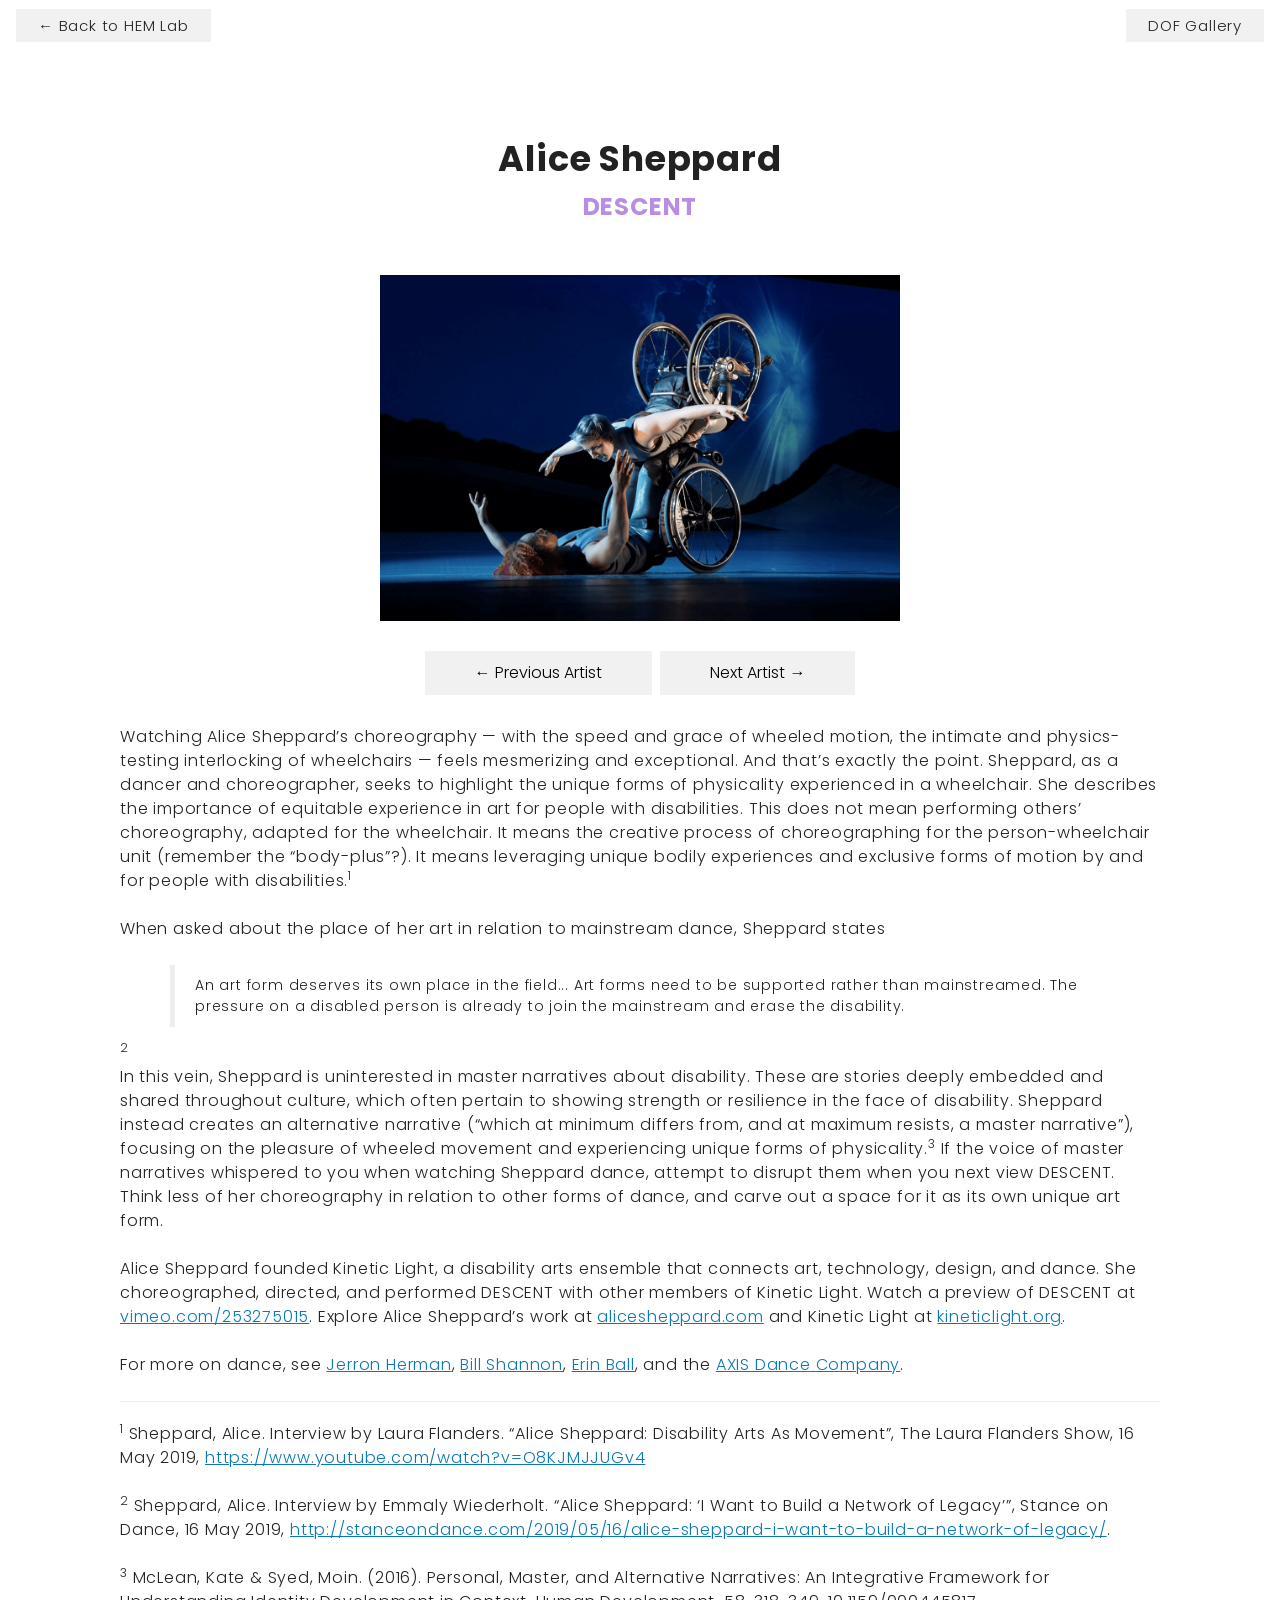
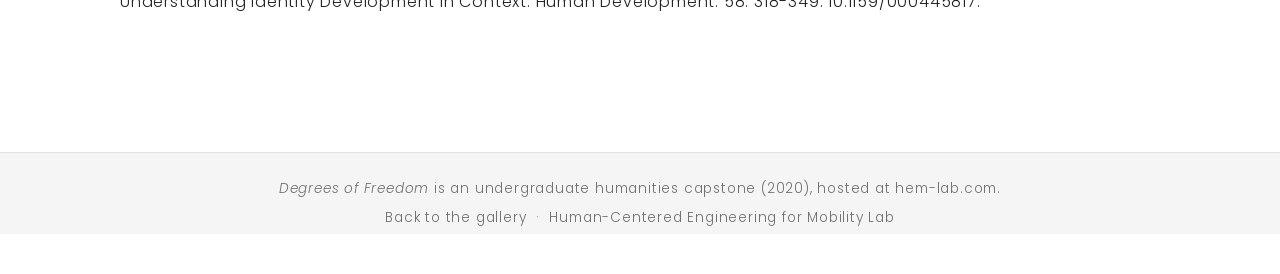
<file: dof/sheppard/index.html>
<!DOCTYPE html>
<html lang="en" class="no-touch">

<head>
    <meta charset="utf-8">
    <meta http-equiv="X-UA-Compatible" content="IE=edge">
    <meta name="viewport" content="width=device-width, initial-scale=1">
    <!-- The above 3 meta tags *must* come first in the head; any other head content must come *after* these tags -->
    <title>Alice Sheppard &mdash; Degrees of Freedom</title>
    <meta name="description" content="Alice Sheppard's DESCENT and the physicality of wheeled dance — an essay from Degrees of Freedom on disability art, the body, and assistive technology.">

    <!-- Bootstrap -->
    <link href="/dof/assets/css/bootstrap.min.css" rel="stylesheet">

    <!-- main css -->
    <link href="/dof/assets/css/style.css" rel="stylesheet">



</head>

<body>
    <!-- back to lab -->
    <div class="dof-topbar">
        <a class="dof-back" href="/about/">&#8592; Back to HEM Lab</a>
        <a class="dof-back dof-home" href="/dof/">DOF Gallery</a>
    </div>
    <!-- end back to lab -->

    <!-- top-bar -->
    <div class="top-bar ">
        <h1>Alice Sheppard</h1>
        <h5-big>DESCENT</h5-big>
    </div>
    <!-- end top-bar -->

    <!-- main-container -->
    <div class="container main-container">
        <div class="col-md-12">

            <center>
                <a href="https://vimeo.com/253275015">
                    <img src="/dof/img/sheppard.jpg" alt="Two dancers in a blue-lit duet: one lies on her back on the stage floor reaching upward, while the other balances her wheelchair tipped far back over her, leaning out with one arm extended and both wheels lifted. Dark hills and a burst of light fill the backdrop." class="img-responsive" width=50%>
                </a>
                
                <div class="paddedline"> </div>
                <button onclick="window.location.href = '/dof/austin/'" class="button previous" >&#8592; Previous Artist </button>
                <button onclick="window.location.href = '/dof/lakmaier/'" class="button next" >Next Artist &#8594; </button>

            </center>

            <div class="paddedline"> </div>

            <p>
                Watching Alice Sheppard’s choreography — with the speed and grace of wheeled motion, the intimate and physics-testing interlocking of wheelchairs — feels mesmerizing and exceptional. And that’s exactly the point. Sheppard, as a dancer and choreographer, seeks to highlight the unique forms of physicality experienced in a wheelchair. She describes the importance of equitable experience in art for people with disabilities. This does not mean performing others’ choreography, adapted for the wheelchair. It means the creative process of choreographing for the person-wheelchair unit (remember the “body-plus”?). It means leveraging unique bodily experiences and exclusive forms of motion by and for people with disabilities.<sup>1</sup>
            </p>

            <p>When asked about the place of her art in relation to mainstream dance, Sheppard states</p>
            <blockquote>
                An art form deserves its own place in the field... Art forms need to be supported rather than mainstreamed. The pressure on a disabled person is already to join the mainstream and erase the disability.
            </blockquote>
            <sup>2</sup>

            <p>
                In this vein, Sheppard is uninterested in master narratives about disability. These are stories deeply embedded and shared throughout culture, which often pertain to showing strength or resilience in the face of disability. Sheppard instead creates an alternative narrative (“which at minimum differs from, and at maximum resists, a master narrative”), focusing on the pleasure of wheeled movement and experiencing unique forms of physicality.<sup>3</sup> If the voice of master narratives whispered to you when watching Sheppard dance, attempt to disrupt them when you next view DESCENT. Think less of her choreography in relation to other forms of dance, and carve out a space for it as its own unique art form.
            </p>

            <p>
                Alice Sheppard founded Kinetic Light, a disability arts ensemble that connects art, technology, design, and dance. She choreographed, directed, and performed DESCENT with other members of Kinetic Light. Watch a preview of DESCENT at <a href="https://vimeo.com/253275015">vimeo.com/253275015</a>. Explore Alice Sheppard’s work at <a href="https://alicesheppard.com">alicesheppard.com</a> and Kinetic Light at <a href="https://kineticlight.org">kineticlight.org</a>.
            </p>

            <p>
                For more on dance, see <a href="https://jerronherman.com/">Jerron Herman</a>, <a href="http://www.whatiswhat.com/page/dance">Bill Shannon</a>, <a href="https://twitter.com/erinballcircus?lang=en">Erin Ball</a>, and the <a href="http://www.axisdance.org/">AXIS Dance Company</a>.
            </p>

            <hr>
            <p>
                <sup>1</sup> Sheppard, Alice. Interview by Laura Flanders. “Alice Sheppard: Disability Arts As Movement”, The Laura Flanders Show, 16 May 2019, <a href="https://www.youtube.com/watch?v=O8KJMJJUGv4">https://www.youtube.com/watch?v=O8KJMJJUGv4</a>
            </p>
            <p>
                <sup>2</sup> Sheppard, Alice. Interview by Emmaly Wiederholt. “Alice Sheppard: ‘I Want to Build a Network of Legacy’”, Stance on Dance, 16 May 2019, <a href="http://stanceondance.com/2019/05/16/alice-sheppard-i-want-to-build-a-network-of-legacy/">http://stanceondance.com/2019/05/16/alice-sheppard-i-want-to-build-a-network-of-legacy/</a>.
            </p>
            <p>
                <sup>3</sup> McLean, Kate &amp; Syed, Moin. (2016). Personal, Master, and Alternative Narratives: An Integrative Framework for Understanding Identity Development in Context. Human Development. 58. 318-349. 10.1159/000445817.  
            </p>
        </div>
    </div>
    <!-- end main-container -->



    <footer class="dof-footer">
        <p><em>Degrees of Freedom</em> is an undergraduate humanities capstone (2020), hosted at hem-lab.com.</p>
        <p><a href="/dof/">Back to the gallery</a> &nbsp;&middot;&nbsp; <a href="/">Human-Centered Engineering for Mobility Lab</a></p>
    </footer>

    <!-- back to top -->
    <a href="#0" class="cd-top" aria-label="Back to top"><svg viewBox="0 0 24 24" width="20" height="20" aria-hidden="true" focusable="false" style="vertical-align:-0.28em;fill:currentColor"><path d="M12 5.6 5.3 12.3a1 1 0 0 0 1.4 1.4L11 9.4V19a1 1 0 0 0 2 0V9.4l4.3 4.3a1 1 0 0 0 1.4-1.4z"/></svg></a>
    <!-- end back to top -->




    <script src="/dof/assets/js/dof.js"></script>

<!-- Cloudflare Web Analytics --><script type='module' src='https://static.cloudflareinsights.com/beacon.min.js' data-cf-beacon='{"token": "7aaf1e1260984faeaf9aa0b4635c37d2"}'></script><!-- End Cloudflare Web Analytics -->
</body>

</html>
</file>
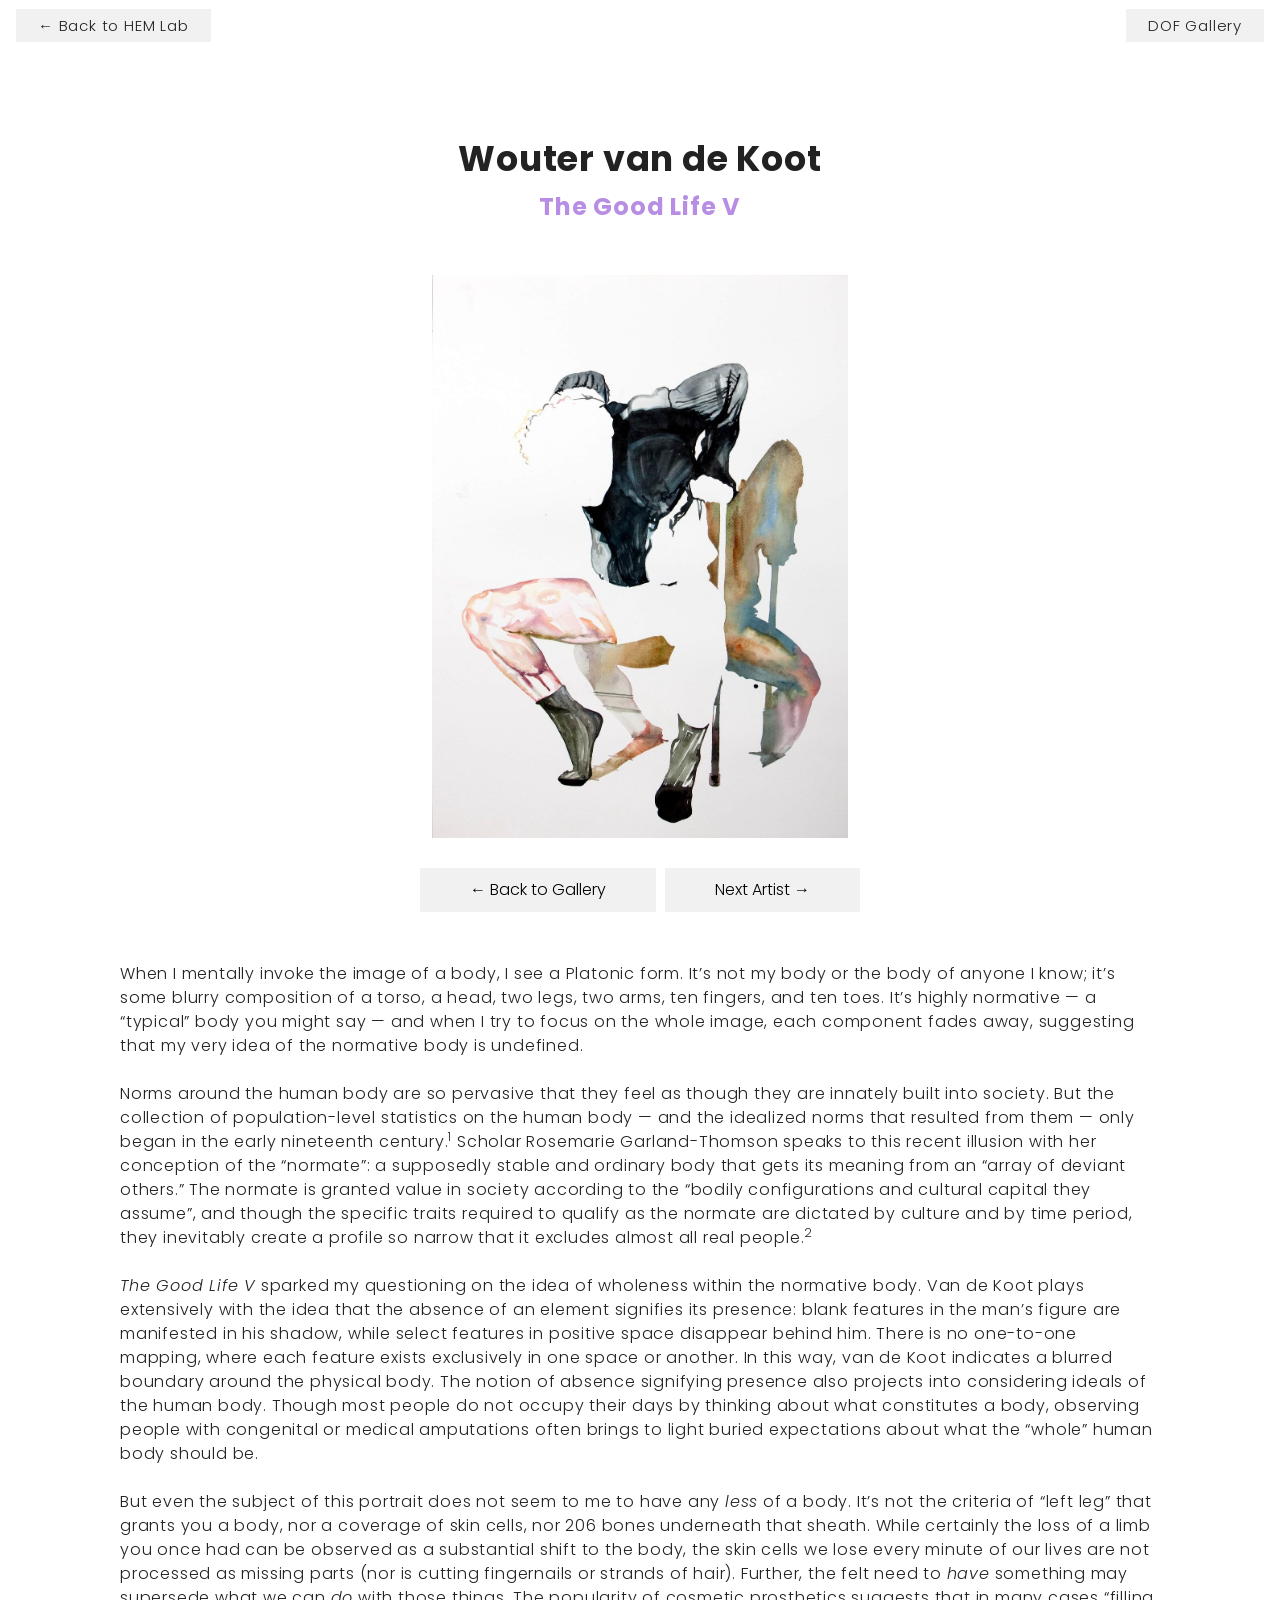
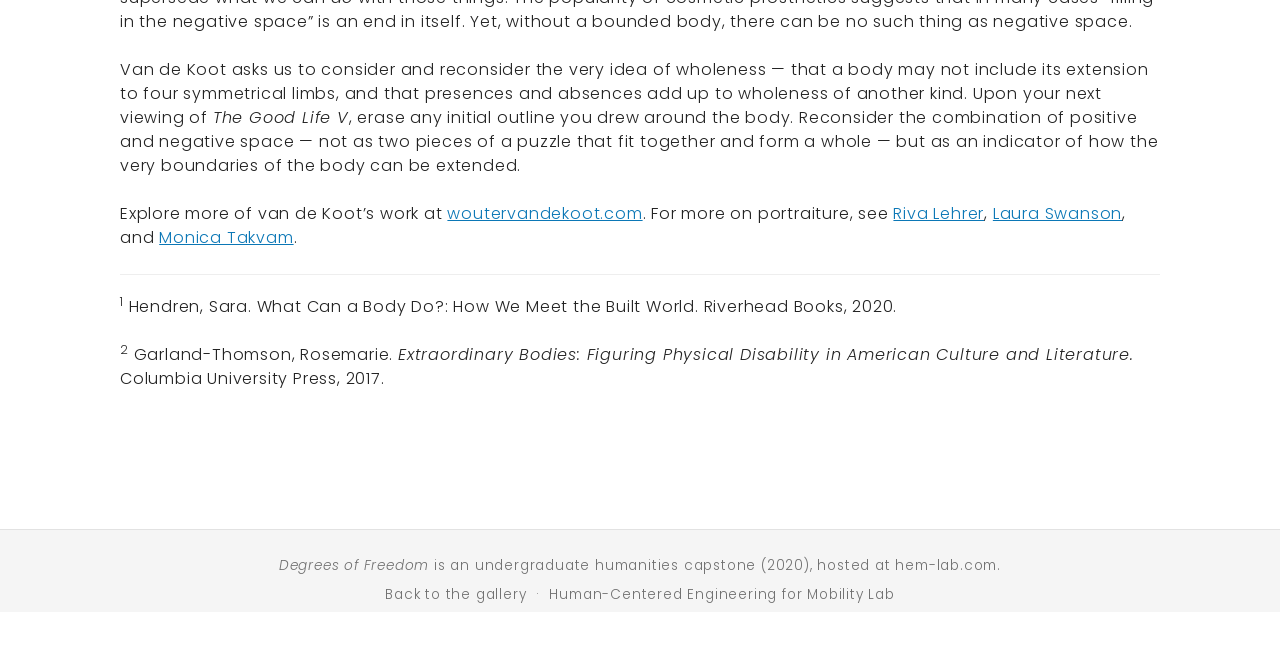
<file: dof/vandekoot/index.html>
<!DOCTYPE html>
<html lang="en" class="no-touch">

<head>
    <meta charset="utf-8">
    <meta http-equiv="X-UA-Compatible" content="IE=edge">
    <meta name="viewport" content="width=device-width, initial-scale=1">
    <!-- The above 3 meta tags *must* come first in the head; any other head content must come *after* these tags -->
    <title>Wouter van de Koot &mdash; Degrees of Freedom</title>
    <meta name="description" content="Wouter van de Koot's The Good Life V and the myth of the normative body — an essay from Degrees of Freedom on bodily norms and disability art.">

    <!-- Bootstrap -->
    <link href="/dof/assets/css/bootstrap.min.css" rel="stylesheet">

    <!-- main css -->
    <link href="/dof/assets/css/style.css" rel="stylesheet">



</head>

<body>
    <!-- back to lab -->
    <div class="dof-topbar">
        <a class="dof-back" href="/about/">&#8592; Back to HEM Lab</a>
        <a class="dof-back dof-home" href="/dof/">DOF Gallery</a>
    </div>
    <!-- end back to lab -->
   
    <!-- top-bar -->
    <div class="top-bar ">
        <h1>Wouter van de Koot</h1>
        <h5-big>The Good Life V</h5-big>
    </div>
    <!-- end top-bar -->

    <!-- main-container -->
    <div class="container main-container">
        <div class="col-md-12">

            <center>
                <img src="/dof/img/vandekoot.jpg" alt="Watercolor of a crouching figure painted only in fragments &mdash; a dark hooded torso, one leg in pink and ochre, heavy boots, a thin crutch and its washy shadow &mdash; the head and the rest of the body left as blank white paper." class="img-responsive"  width=40% >

                <div class="paddedline"> </div>

                <button onclick="window.location.href = '/dof/'" class="button previous" >&#8592; Back to Gallery </button>
                <button onclick="window.location.href = '/dof/bufano/'" class="button next" >Next Artist &#8594; </button>

             </center>
            <div class="paddedline"> </div>
            <div class="paddedline"> </div>

            <p >
                When I mentally invoke the image of a body, I see a Platonic form. It’s not my body or the body of anyone I know; it’s some blurry composition of a torso, a head, two legs, two arms, ten fingers, and ten toes. It’s highly normative — a “typical” body you might say — and when I try to focus on the whole image, each component fades away, suggesting that my very idea of the normative body is undefined.
            </p>

            <p>
                Norms around the human body are so pervasive that they feel as though they are innately built into society. But the collection of population-level statistics on the human body — and the idealized norms that resulted from them — only began in the early nineteenth century.<sup>1</sup> Scholar Rosemarie Garland-Thomson speaks to this recent illusion with her conception of the “normate”: a supposedly stable and ordinary body that gets its meaning from an “array of deviant others.” The normate is granted value in society according to the “bodily configurations and cultural capital they assume”, and though the specific traits required to qualify as the normate are dictated by culture and by time period, they inevitably create a profile so narrow that it excludes almost all real people.<sup>2</sup>
            </p>

            <p>
                <i>The Good Life V</i> sparked my questioning on the idea of wholeness within the normative body. Van de Koot plays extensively with the idea that the absence of an element signifies its presence: blank features in the man’s figure are manifested in his shadow, while select features in positive space disappear behind him. There is no one-to-one mapping, where each feature exists exclusively in one space or another. In this way, van de Koot indicates a blurred boundary around the physical body. The notion of absence signifying presence also projects into considering ideals of the human body. Though most people do not occupy their days by thinking about what constitutes a body, observing people with congenital or medical amputations often brings to light buried expectations about what the “whole” human body should be.
            </p>

            <p>
                But even the subject of this portrait does not seem to me to have any <i>less</i> of a body. It’s not the criteria of “left leg” that grants you a body, nor a coverage of skin cells, nor 206 bones underneath that sheath. While certainly the loss of a limb you once had can be observed as a substantial shift to the body, the skin cells we lose every minute of our lives are not processed as missing parts (nor is cutting fingernails or strands of hair). Further, the felt need to <i>have</i> something may supersede what we can <i>do</i> with those things. The popularity of cosmetic prosthetics suggests that in many cases “filling in the negative space” is an end in itself. Yet, without a bounded body, there can be no such thing as negative space.
            </p>

            <p>
                Van de Koot asks us to consider and reconsider the very idea of wholeness — that a body may not include its extension to four symmetrical limbs, and that presences and absences add up to wholeness of another kind. Upon your next viewing of <i>The Good Life V</i>, erase any initial outline you drew around the body. Reconsider the combination of positive and negative space — not as two pieces of a puzzle that fit together and form a whole — but as an indicator of how the very boundaries of the body can be extended.
            </p>

            <p>
                Explore more of van de Koot’s work at <a href="https://www.woutervandekoot.com">woutervandekoot.com</a>. For more on portraiture, see <a href="https://www.rivalehrerart.com/gallery">Riva Lehrer</a>,
                    <a href="http://www.lauraswanson.com/">Laura Swanson</a>, and <a href="http://www.monicatakvam.com/index2.php?s=1">Monica Takvam</a>.
            </p>

            <hr>
            <p>
                <sup>1</sup> Hendren, Sara. What Can a Body Do?: How We Meet the Built World. Riverhead Books, 2020.
            </p>
            <p>
                <sup>2</sup> Garland-Thomson, Rosemarie. <i>Extraordinary Bodies: Figuring Physical Disability in American Culture and Literature.</i> Columbia University Press, 2017.
            </p>

        </div>
    </div>
    <!-- end main-container -->


    <footer class="dof-footer">
        <p><em>Degrees of Freedom</em> is an undergraduate humanities capstone (2020), hosted at hem-lab.com.</p>
        <p><a href="/dof/">Back to the gallery</a> &nbsp;&middot;&nbsp; <a href="/">Human-Centered Engineering for Mobility Lab</a></p>
    </footer>

    <!-- back to top -->
    <a href="#0" class="cd-top" aria-label="Back to top"><svg viewBox="0 0 24 24" width="20" height="20" aria-hidden="true" focusable="false" style="vertical-align:-0.28em;fill:currentColor"><path d="M12 5.6 5.3 12.3a1 1 0 0 0 1.4 1.4L11 9.4V19a1 1 0 0 0 2 0V9.4l4.3 4.3a1 1 0 0 0 1.4-1.4z"/></svg></a>
    <!-- end back to top -->




    <script src="/dof/assets/js/dof.js"></script>

<!-- Cloudflare Web Analytics --><script type='module' src='https://static.cloudflareinsights.com/beacon.min.js' data-cf-beacon='{"token": "7aaf1e1260984faeaf9aa0b4635c37d2"}'></script><!-- End Cloudflare Web Analytics -->
</body>

</html>
</file>
<file: assets/site.css>
/* ============================================================
   HEM Lab — shared site shell
   Design tokens, page frame, hero + top nav, and footer.
   Loaded by every top-level page (/, /working-together/,
   /publications/, /about/). Change it here once and all four
   pages follow. Page-specific CSS stays in that page's <style>.
   ============================================================ */

:root{
  --header:#F2F2F3;
  --heading:#16181A;
  --heading-deep:#0C0E10;
  --ink:#2E3134;
  --muted:#65696D;
  --line:#DFDFE1;
  --surface:#F7F7F8;
  --paper:#ffffff;
  --footer:#2F534C;
  --footer-name:#ffffff;
  --footer-text:#BBCEC9;
  --footer-dim:#A8BFB9;
  --crimson:#AC2B37;
  --teal:#47786F;
  --teal-soft:#EDF3F1;
  --wrap:1120px;
  --gutter:40px;
}

/* FRAME */
*{box-sizing:border-box;}
body{margin:0;font-family:'Helvetica Neue',Arial,sans-serif;color:var(--ink);background:var(--paper);}
.wrap{max-width:var(--wrap);margin:0 auto;padding:0 var(--gutter);}
@media (min-width:1700px){:root{--wrap:1240px;}}
strong{color:var(--heading);font-weight:600;}

/* HERO: institutional identity */
.hero{background:var(--header);padding:26px 0 54px;position:relative;}
.hero::after{
  content:'';position:absolute;left:0;right:0;bottom:0;height:5px;
  /* the crimson/teal break lands on the content edge at every width */
  background:linear-gradient(to right,
    var(--crimson) 0,
    var(--crimson) max(var(--gutter), calc((100% - var(--wrap))/2 + var(--gutter))),
    var(--teal) 0);
}
.hero h1{font-size:42px;line-height:1.15;margin:0;color:var(--heading);font-weight:650;letter-spacing:-.02em;}

/* TOP NAV: same markup on every page; mark the current tab with class="here" */
.topnav{display:flex;justify-content:flex-end;gap:24px;margin-bottom:46px;}
.topnav a{color:var(--muted);font-size:13px;text-decoration:none;letter-spacing:.02em;padding-bottom:3px;border-bottom:2px solid transparent;}
.topnav a:hover{color:var(--heading);}
.topnav a.here{color:var(--crimson);border-bottom-color:var(--crimson);}

/* KICKER: the line above the page title */
.kicker{font-size:12.5px;letter-spacing:.14em;text-transform:uppercase;color:var(--crimson);font-weight:700;margin-bottom:16px;}
.kicker .sep{margin:0 .75em;opacity:.55;}

/* FOOTER */
.site-footer{background:var(--footer);color:var(--footer-text);font-size:13px;padding:24px 0 22px;}
.site-footer p{margin:0 0 3px;line-height:1.65;}
.site-footer a{color:var(--footer-name);text-decoration:none;border-bottom:1px solid rgba(255,255,255,.32);padding-bottom:1px;}
.site-footer a:hover{border-bottom-color:var(--footer-name);}
.footer-toprow{display:flex;justify-content:space-between;align-items:baseline;gap:28px;margin:0 0 3px;}
.footer-toprow p{margin:0;}
.footer-name{color:var(--footer-name);font-weight:600;}
.footer-cr{color:var(--footer-dim);font-size:12px;white-space:nowrap;}
.footer-meta{font-size:12.5px;}
.footer-sep{opacity:.5;padding:0 7px;}

/* NARROW SCREENS: the shell only. Page content keeps its own breakpoints. */
@media (max-width:760px){
  :root{--gutter:24px;}
  .hero{padding:22px 0 40px;}
  .hero h1{font-size:32px;}
  .topnav{justify-content:flex-start;flex-wrap:wrap;gap:16px;margin-bottom:36px;}
  .site-footer{padding:22px 0 20px;}
  .footer-toprow{flex-direction:column;align-items:flex-start;gap:6px;}
}
</file>
<file: dof/assets/css/style.css>
/*
* Box Theme
* Created by : Ahmed Eissa
* website : www.ahmedessa.net
* behance : https://www.behance.net/3essa
*/


/* Table of Content
==================================================
	- Google fonts & font family -
	- General -
    - typography -
    - Preloader -
	- Header -
    - box intro section -
    - Portfoilo section -
    - Footer -
    - About page -
    - Services page -
    - contact page -
    - Portfolio single page -
    - Responsive media queries -
*/


/* Google fonts & font family
==================================================*/

@import url(https://fonts.googleapis.com/css?family=Poppins:400,500,600,700);


/* Fonts */
@import url(https://fonts.googleapis.com/css?family=Open+Sans:300,700);
body {
  font-family: 'Open Sans', 'Helvetica Neue', Helvetica, Arial, sans-serif;
  font-size: 1em;
  font-weight: 300;
  line-height: 1.5;
  letter-spacing: 0.05em;
}


/* Timeline
==================================================*/

/* Layout */
* {
   box-sizing: border-box;
}

/* Styling */
.timeline {
  margin: 4em 2em 0 2em;
  position: relative;
  width: 90%;
  list-style: none;
  
  /* vertical line */
  &:before {
    background-color: #000;
    content: '';
    margin-left: -1px;
    position: absolute;
    top: 2em;
    left: 2em;
    width: 2px;
    height: 100%;
  }
}

.timeline-event {
  position: relative;
  margin-left: -1em;
  
  /* &:hover {
  
    .timeline-event-icon {
      @include rotate (-45deg);
      background-color: #b78ee3;
    }
    
    .timeline-event-thumbnail {
      @include box-shadow(inset 40em 0 0 0 #b78ee3);
    } 
  } */
}

.timeline-event-copy {
  padding: 2em;
  position: relative;
  top: -2em;
  left: 4em;
  width: calc(100% - 5em - 140px); /* 4em = current left offset */
  
  
  h3 {
    font-size: 1.5rem;
    margin-bottom: 1rem;
    color: black;
  }
  
  h4 {
    font-size: 1.3em;
    margin-bottom: 1.75rem;
    color: #b78ee3
  }
  
  strong {
    font-weight: 700;
    padding-bottom: 0.1em;
  }
  
  p:not(.timeline-event-thumbnail) {
    padding: 0.1em 0 0.1em 0;
  }

 p {
    margin: 0 0 0.5rem;       /* adjust to taste */
    padding: 0.1em 0 0.1em 0; /* keep your existing padding */
 }

 p:last-child {
    margin-bottom: 0;         /* remove trailing gap */
 }

}

.timeline-event-icon {
    /* timeline marker */
  /* @include transition(transform 0.2s ease-in);
  @include rotate (45deg); */

  background-color: #000;
  outline: 10px solid #fff;
  display: block;
  margin: 0.5em 0.5em 0.5em -2em;
  position: absolute;
  top: 0;
  left: 2em;
  width: 1em;
  height: 1em;
}

.timeline-event-thumbnail {
    /* date rectangle */
  /* @include transition(box-shadow 0.5s ease-in 0.1s); */
  color: #fff;
  font-size: 1.1em;

  background-color: #000;
  /* @include box-shadow(inset 0 0 0 0em #ef795a); */
  display: inline-block;
  margin-bottom: 1.2em;
  padding: 0.25em 1em 0.2em 1em;
}


/* new timeline media section */

/* Turn only media-bearing entries into a 2-col grid: text | media */
.timeline-event.has-media {
  position: relative;                  /* keep positioning model */
  display: grid;
  grid-template-columns: 1fr 250px;    /* 85% text | 15% media */
  column-gap: 6rem;
  align-items: start;
}

/* Let grid size the text column; keep your existing offsets */
.timeline-event.has-media .timeline-event-copy {
  width: auto;                         /* override width: 80% from base */
  left: 4em;                           /* keep from your current CSS */
  top: -1.875em;                       /* keep from your current CSS */
  padding: 2em;                        /* keep from your current CSS */
}

/* Right-side media column stacks multiple images */
.timeline-event-media {
  display: flex;
  flex-direction: column;
  gap: 0;                        /* vertical spacing between images */
}

.timeline-event-media img {
  display: block;
  width: 100%;
  height: auto;
  margin-top: var(--shift-y, 0);   /* per-image tweak */

}



/* Banners
==================================================*/

/* .hal1banner{
    background: linear-gradient( rgba(255, 255, 255, .85), rgba(255, 255, 255, .85)), url(../img/banners/specto.png);
    height: 300px;
    position: relative;
}

.hal2banner{
    background: linear-gradient( rgba(255, 255, 255, .8), rgba(255, 255, 255, .8)), url(../img/Year1/neato.PNG);
    height: 350px;
    position: relative;
}

.hsbanner{
    background: linear-gradient( rgba(255, 255, 255, .80), rgba(255, 255, 255, .80)), url(../img/banners/jhu.PNG);
    height: 350px;
    position: relative;
}

.ntbanner{
    background: linear-gradient( rgba(255, 255, 255, .85), rgba(255, 255, 255, .85)), url(../img/banners/nt.PNG);
    height: 350px;
    position: relative;
} */


/* Gallery
==================================================*/
figure {
    display: inline-block;
    /* width: 25%; */
    float: left;
    margin: 0;
    text-align: center;
    padding: 0;
}

.test{
    height:400px;
    width:300px;
    padding:20px;
    align: middle;

}

.gallery_image{
    padding-left: 50px;
    padding-right: 50px;
    padding-top: 50px;
    padding-bottom: 50px;
    align: middle;

}


.gallery {
  display: grid;
  grid-template-columns: repeat(12, 1fr);
  grid-template-rows: repeat(20, 5vw);
  grid-gap: 1.5rem;
  align-items: center;
}

.gallery__img {
  width: 100%;
  height: 100%;
  display: block;
  object-fit: cover;
}

.gallery__item--1 {
  width: 400px;
  height: 400px;
  display: inline-block;
  /* width: 25%; */
  float: left;
  margin: 0;
  text-align: center;
  padding: 0;
}

.gallery__item--2 {
    width: 400px;
    height: 400px;
  /* grid-column-start: 7;
  grid-column-end: 10;
  grid-row-start: 1;
  grid-row-end: 5; */
}

.gallery__item--3 {
    width: 400px;
    height: 400px;
}

.gallery__item--4 {
    width: 400px;
    height: 400px;
}

.gallery__item--5 {
    width: 400px;
    height: 400px;
}

.gallery__item--6 {
    width: 400px;
    height: 400px;
}


/* nav gallery
==================================================*/
.button {
  background-color: #4CAF50; /* Green */
  border: none;
  color: white;
  /* padding: 16px 32px; */
  text-align: center;
  text-decoration: none;
  display: inline-block;
  font-size: 16px;
  margin: 10px 2px;
  /* margin: 8px 8px; */
  transition-duration: 0.4s;
  cursor: pointer;
  padding: 10px 50px;
}

.button:hover {
  background-color: #b78ee3;
  color: white;
}

.previous {
  background-color: #f1f1f1;
  color: black;
  /* padding: 16px; */
  border: none;
  text-align: center;
  text-decoration: none;
  display: inline-block;
  font-size: 16px;

}

.next {
  background-color: #f1f1f1;
  color: black;
  /* padding: 16px; */

}


/* General
==================================================*/

html,
body {
    display: flex;
    flex-direction: column;
    min-height: 100vh;
    /* height: 100%; */
    font-size: 1rem;
    font-family: 'Poppins', sans-serif;
    line-height: 1.5; /* line spacing */
    color: #222222 /* was 808080 for pretty but light */
}

p {
    /* text-align: justify; */
    margin-bottom: 1.5rem; /* space after paragraph */
}

#about-page a.header-link{
    color: #222222;

    &:hover {
        color: #0b77b6;
    }
}


a:link {
    color: #0b77b6;
    text-decoration-line: underline;
}

a:visited {
    color: #0b77b6;
    text-decoration-line: underline;
}

a[target="_blank"]::after {
  content: " ↗";
  font-size: 1rem;
  vertical-align: 3px;
}

a:hover{
    color: #0b77b6;
    text-decoration-line: underline;
}

.paddedline-small {
    padding-bottom: 10px;
}

.paddedline {
    padding-bottom: 20px;
}

.paddedline-two {
    padding-bottom: 40px;
}

.paddedline-index {
    padding-bottom: 150px;
}

.main-container {
    flex: 1;
    display: flow-root;
    padding: 50px 50px 50px 50px;
    word-break: normal;
}

.center {
    text-align: center;
}

a {
    -webkit-transition: all .3s;
    transition: all .3s
}

img {
    vertical-align: bottom;
}

.profile-img{
    float: right;
    margin: 0 0 50px 50px;
}

span.padding{
    padding-left: 5%;
    padding-right: 35%
}

blockquote {
  display: block;
  margin-top: 1em;
  margin-bottom: 1em;
  margin-left: 50px;
  margin-right: 50px;
  font-size: 14px;
}

.uppercase {
    text-transform: uppercase;
}

.h-30 {
    height: 30px
}

.h-45 {
    height: 45px
}

.h-10 {
    height: 10px
}

.color {
    color: #b78ee3;
}

.gray {
    color: #707070;
}
/* typography
===================================================*/

/* .top-bar h1 {
    color: #863232;
    font-size: 1.6rem;
    font-weight: bold;
} */

h2{
    /* publication subtitle*/
    color: #222222;
    font-size: 1.3rem;
    /* font-weight: bold; */
    padding-top: 0px;
    /* font-weight: bold; */
    /* text-transform: uppercase; */
}

h3 {
    color: #b78ee3;
    font-size: 1.3rem;
    padding-top: 5px;
}

h5-emph {
    color:#b78ee3
}


h5-subtext {
    color: #222222;
    font-size: 1rem;
    padding-top: 0px;
    padding-bottom: 0px;
    word-wrap:break-word;
    display:block;
    width:75%;
    font-style: italic;
}

h5-big {
    color: #b78ee3;
    font-size: 1.5rem;
    font-weight: 650;
}




/* preloader
==================================================*/

#preloader {
    position: fixed;
    top: 0;
    left: 0;
    right: 0;
    bottom: 0;
    background-color: #f5f5f5;
    /* change if the mask should be a color other than white */
    z-index: 1000;
    /* makes sure it stays on top */
}

.pre-container {
    position: absolute;
    left: 50%;
    top: 50%;
    bottom: auto;
    right: auto;
    -webkit-transform: translateX(-50%) translateY(-50%);
    transform: translateX(-50%) translateY(-50%);
    text-align: center;
}

.spinner {
    width: 40px;
    height: 40px;
    position: relative;
    margin: 100px auto;
}

.double-bounce1,
.double-bounce2 {
    width: 100%;
    height: 100%;
    border-radius: 50%;
    background-color: #b78ee3;
    opacity: 0.6;
    position: absolute;
    top: 0;
    left: 0;
    -webkit-animation: bounce 2.0s infinite ease-in-out;
    animation: bounce 2.0s infinite ease-in-out;
}

.double-bounce2 {
    -webkit-animation-delay: -1.0s;
    animation-delay: -1.0s;
}

@-webkit-keyframes bounce {
    0%,
    100% {
        -webkit-transform: scale(0.0)
    }
    50% {
        -webkit-transform: scale(1.0)
    }
}

@keyframes bounce {
    0%,
    100% {
        transform: scale(0.0);
        -webkit-transform: scale(0.0);
    }
    50% {
        transform: scale(1.0);
        -webkit-transform: scale(1.0);
    }
}




.top-nav {
    text-align: right;
    padding: 20px 0 0 0px;
    overflow: hidden;
}

.top-nav li,
.top-nav li a{
    margin: 0px 5px 0 15px;
    border: 0;
    list-style: none;
    line-height: 1;
    position: relative;

    /* -webkit-transition: all 0.2s; */
    /* transition: all 0.2s; */
    color: #707070;
    text-align:top;
    text-decoration: none;
    text-transform: uppercase;
    font-weight: bold;
    display: inline-block;
}

.top-nav li.active > a,
.top-nav li:hover > a,
.top-nav a:hover {
    color: #b78ee3;
}


.top-nav {
  display: flex;
  flex-direction: row;
  align-items: center;
  justify-content: flex-end;
  background-color: #ffffff;
  color: #707070;
  height: 50px;
  padding: 1em;
}

.menu {
  display: flex;
  flex-direction: row;
  list-style-type: none;
  margin: 0;
  padding: 0;
}

.menu > li {
  margin: 0 1rem;
  overflow: hidden;
}

.menu-button-container {
  display: none;
  height: 100%;
  width: 30px;
  cursor: pointer;
  flex-direction: column;
  justify-content: center;
  align-items: center;
}

#menu-toggle {
  display: none;
}

.menu-button,
.menu-button::before,
.menu-button::after {
    /* x symbol to close menu */
  display: block;
  background-color: #000000;
  position: absolute;
  height: 3px;
  width: 30px;
  /* transition: transform 400ms cubic-bezier(0.23, 1, 0.32, 1); */
  border-radius: 2px;
}

.menu-button::before {
  content: '';
  margin-top: -8px;
}

.menu-button::after {
  content: '';
  margin-top: 8px;
}

#menu-toggle:checked + .menu-button-container .menu-button::before {
  margin-top: 0px;
  transform: rotate(405deg);
}

#menu-toggle:checked + .menu-button-container .menu-button {
  background: rgb(255, 255, 255, 0);
}

#menu-toggle:checked + .menu-button-container .menu-button::after {
  margin-top: 0px;
  transform: rotate(-405deg);
}

/* box-intro
==================================================*/

.box-intro {
    text-align: center;
    display: block;
    width: 100%;
    max-width: 1140px;       /* matches Bootstrap container-lg */
    padding-left: 15px;      /* Bootstrap gutter */
    padding-right: 15px;     /* Bootstrap gutter */
    margin-left: auto;
    margin-right: auto;
    height: 100vh;
    padding-top: 8%;
}

.box-intro .table-cell {
    display: table-cell;
    vertical-align: middle;
}

.box-intro em {
    font-style: normal;
    text-transform: uppercase;
}

b i:last-child {
    color: #b78ee3 !important;
}

.box-intro h5 {
    text-transform: uppercase;
    color: #222222;
    font-size: clamp(22px, 24px, 24px); /* stays readable, wraps on smaller screens */
    line-height: 2;
    letter-spacing: 0.2em; /* keep tracking if desired */
    margin: 0 2rem 0 2rem;

}

.box-intro p {
    color: #222222;
    line-height: 1.7rem;
    font-size: clamp(14px, 1.5vw, 18px); /* stays readable, wraps on smaller screens */
    text-align: center;
    margin: 3rem 2rem 0 2rem;
}

/* Responsive headline size */
.box-headline {
    font-size: clamp(32px, 8vw, 96px);
    line-height: 1.1;
    text-align: center;
}

/* Remove fixed offset that breaks responsiveness */
.box-words-wrapper b.center {
    left: 0;
}


/* ==== Box intro: responsive overrides ==== */

/* Container behavior like Bootstrap */
.box-intro {
  width: 100%;
  max-width: 1140px;
  padding-left: 15px;
  padding-right: 15px;
  margin-left: auto;
  margin-right: auto;
  height: 100vh;
  text-align: center;
  padding-top: 8%;
}

/* Fluid headline — force override of older fixed sizes */
.box-intro .box-headline {
  font-size: clamp(28px, 8vw, 96px) !important;
  line-height: 1.1;
  margin: 0;
}

/* Remove hardcoded horizontal offset that breaks small screens */
.box-words-wrapper b.center {
    position: absolute !important;
    /* left: 0 !important; */
    top: 0 !important;
}

/* Remove hardcoded horizontal offset that breaks small screens */
.box-words-wrapper b.right {
    position: absolute !important;
    left: 20% !important;
    top: 0 !important;
}


/* mouse effect */

.mouse {
    position: absolute;
    width: 22px;
    height: 42px;
    bottom: 40px;
    left: 50%;
    margin-left: -12px;
    border-radius: 15px;
    border: 2px solid #888;
    -webkit-animation: intro 1s;
    animation: intro 1s;
}

.scroll {
    display: block;
    width: 3px;
    height: 3px;
    margin: 6px auto;
    border-radius: 4px;
    background: #888;
    -webkit-animation: finger 2s infinite;
    animation: finger 2s infinite;
}

@-webkit-keyframes intro {
    0% {
        opacity: 0;
        -webkit-transform: translateY(40px);
        transform: translateY(40px);
    }
    100% {
        opacity: 1;
        -webkit-transform: translateY(0);
        transform: translateY(0);
    }
}

@keyframes intro {
    0% {
        opacity: 0;
        -webkit-transform: translateY(40px);
        transform: translateY(40px);
    }
    100% {
        opacity: 1;
        -webkit-transform: translateY(0);
        transform: translateY(0);
    }
}

@-webkit-keyframes finger {
    0% {
        opacity: 1;
    }
    100% {
        opacity: 0;
        -webkit-transform: translateY(20px);
        transform: translateY(20px);
    }
}

@keyframes finger {
    0% {
        opacity: 1;
    }
    100% {
        opacity: 0;
        -webkit-transform: translateY(20px);
        transform: translateY(20px);
    }
}


/* text rotate */

.box-headline {
    font-size: 100px;
    line-height: 1.0;
}

.box-words-wrapper {
    display: inline-block;
    position: relative;
    vertical-align: middle;
}

.box-words-wrapper b {
    display: inline-block;
    position: absolute;
    white-space: nowrap;
    vertical-align: middle;

}

.box-words-wrapper b.center {
    display: inline-block;
    position: relative;
    top: 0;
}

.box-words-wrapper b.is-visible {
    position: relative;
}

.no-js .box-words-wrapper b {
    opacity: 0;
}

.no-js .box-words-wrapper b.is-visible {
    opacity: 1;
}

.box-headline.rotate-2 .box-words-wrapper {
    -webkit-perspective: 300px;
    perspective: 300px;
}

.box-headline.rotate-2 i,
.box-headline.rotate-2 em {
    display: inline-block;
    -webkit-backface-visibility: hidden;
    backface-visibility: hidden;
}

.box-headline.rotate-2 b {
    opacity: 0;
}

.box-headline.rotate-2 i {
    -webkit-transform-style: preserve-3d;
    transform-style: preserve-3d;
    -webkit-transform: translateZ(-20px) rotateX(90deg);
    transform: translateZ(-20px) rotateX(90deg);
    opacity: 0;
}

.is-visible .box-headline.rotate-2 i {
    opacity: 1;
}

.box-headline.rotate-2 i.in {
    -webkit-animation: box-rotate-2-in 0.4s forwards;
    animation: box-rotate-2-in 0.4s forwards;
}

.box-headline.rotate-2 i.out {
    -webkit-animation: box-rotate-2-out 0.4s forwards;
    animation: box-rotate-2-out 0.4s forwards;
}

.box-headline.rotate-2 em {
    -webkit-transform: translateZ(20px);
    transform: translateZ(20px);
}

.no-csstransitions .box-headline.rotate-2 i {
    -webkit-transform: rotateX(0deg);
    transform: rotateX(0deg);
    opacity: 0;
}

.no-csstransitions .box-headline.rotate-2 i em {
    -webkit-transform: scale(1);
    transform: scale(1);
}

.no-csstransitions .box-headline.rotate-2 .is-visible i {
    opacity: 1;
}

@-webkit-keyframes box-rotate-2-in {
    0% {
        opacity: 0;
        -webkit-transform: translateZ(-20px) rotateX(90deg);
    }
    60% {
        opacity: 1;
        -webkit-transform: translateZ(-20px) rotateX(-10deg);
    }
    100% {
        opacity: 1;
        -webkit-transform: translateZ(-20px) rotateX(0deg);
    }
}

@keyframes box-rotate-2-in {
    0% {
        opacity: 0;
        -webkit-transform: translateZ(-20px) rotateX(90deg);
        transform: translateZ(-20px) rotateX(90deg);
    }
    60% {
        opacity: 1;
        -webkit-transform: translateZ(-20px) rotateX(-10deg);
        transform: translateZ(-20px) rotateX(-10deg);
    }
    100% {
        opacity: 1;
        -webkit-transform: translateZ(-20px) rotateX(0deg);
        transform: translateZ(-20px) rotateX(0deg);
    }
}

@-webkit-keyframes box-rotate-2-out {
    0% {
        opacity: 1;
        -webkit-transform: translateZ(-20px) rotateX(0);
    }
    60% {
        opacity: 0;
        -webkit-transform: translateZ(-20px) rotateX(-100deg);
    }
    100% {
        opacity: 0;
        -webkit-transform: translateZ(-20px) rotateX(-90deg);
    }
}

@keyframes box-rotate-2-out {
    0% {
        opacity: 1;
        -webkit-transform: translateZ(-20px) rotateX(0);
        transform: translateZ(-20px) rotateX(0);
    }
    60% {
        opacity: 0;
        -webkit-transform: translateZ(-20px) rotateX(-100deg);
        transform: translateZ(-20px) rotateX(-100deg);
    }
    100% {
        opacity: 0;
        -webkit-transform: translateZ(-20px) rotateX(-90deg);
        transform: translateZ(-20px) rotateX(-90deg);
    }
}


/* footer
==================================================*/

footer {
    padding: 30px 0;
    text-align: center;
    background: #f5f5f5;
    color: #a7a7a7;
}


/* backto top
==================================================*/

.cd-top {
    display: inline-block;
    height: 40px;
    width: 40px;
    position: fixed;
    bottom: 20px;
    line-height: 40px;
    font-size: 20px;
    right: 10px;
    text-align: center;
    color: #fff;
    background: rgba(183, 142, 227, 0.8);
    visibility: hidden;
    opacity: 0;
    -webkit-transition: opacity .3s 0s, visibility 0s .3s;
    transition: opacity .3s 0s, visibility 0s .3s;
}

.cd-top.cd-is-visible,
.cd-top.cd-fade-out,
.no-touch .cd-top:hover {
    -webkit-transition: opacity .3s 0s, visibility 0s 0s;
    transition: opacity .3s 0s, visibility 0s 0s;
}

.cd-top.cd-is-visible {
    /* the button becomes visible */
    visibility: visible;
    opacity: 1;
}

.cd-top.cd-fade-out {
    opacity: .5;
}

.no-touch .cd-top:hover,
.no-touch .cd-top:focus {
    background-color: #b78ee3;
    opacity: 1;
    color: #fff;
}


.cd-top,
.cd-top:link,
.cd-top:visited {
    color: #ffffff !important;
}

/* About page
==================================================*/


.top-bar {
    color: #222222;
    flex: 0 0 auto;
    min-height: 100px;
    padding: 70px 50px 0px 50px;
    /* background-position: center center; */
    text-align: center;
    /* position: absolute */
}

.top-bar h1 {
    font-size: 35px;
    font-weight: 700;
    /* line-height: 8px; */
}

.top-bar h2{
    font-size: 20px;
    /* text-transform: uppercase; */
    font-weight: 300;
    padding-top: -20px;
    /* padding-bottom: 20px; */
    /* line-height: 30px; */
}

.top-bar h5 {
    color: #b78ee3;
    font-size: 20px;
    text-align: center;
}


.wrap-figure {
  float: right;
  margin: 0 0px 0.1rem 3rem;
  text-align: center;
  width:50%;
}

.wrap-figure img {
  max-width: 100%;
  height: auto;
}

.wrap-figure figcaption {
  text-align:center;
  font-size: 1rem;
  color: #7c7c7c;
  padding-top: 0.5rem;
  padding-bottom: 0.5rem;
  line-height: 1.4rem;
  align-items: center;
}

.edu-entry {
  display: block;
  margin-block: 0.2em;
  padding-bottom: 0.5em;
}


.btn-box {
    background: #b78ee3;
    padding: 10px 50px;
    border-radius: 0;
    color: #FFFFFF;
    margin-top: 20px;
    text-transform: uppercase;
    letter-spacing: 2px;
    font-weight: 500;
}

.btn-box:hover,
.btn-box:focus {
    background: #b78ee3;
    color: #FFFFFF;
}

ol {
    counter-reset: list;
    padding-left: 0;
    padding-bottom: 2rem;
}

ol > li {
    list-style: none;
    padding: 1.5rem 0 0 0;
}

ol > li:before {
    content: "[" counter(list) "] ";
    counter-increment: list;
}


.box-primary-nav-trigger { display: none; }

/* Responsive media queries
==================================================*/

@media (max-width: 991px) {
    .portfolio .categories-grid span {
        margin-bottom: 0;
        text-align: center;
        width: 100%;
    }
    .portfolio .categories-grid .categories ul li {
        text-align: center;
    }
    .portfolio .categories-grid .categories ul li a {
        margin-left: 0;
    }
    .col-md-6 h3 {
        margin-top: 30px;
        text-align: bottom;
    }

    .main-container {
        margin-right: auto;
    }
    

}


@media only screen and (max-width: 1024px) {
    .box-headline {
        font-size: 100px;
    }
    .box-intro h5 {
        font-size: 14px;
    }
    .box-primary-nav a {
        padding: 5px 1em;
        font-size: 14px;
    }
    .box-primary-nav {
        padding: 80px 0 0;
    }
    .box-primary-nav .box-social a {
        font-size: 23px;
    }
  
    .portfolio .categories-grid .categories ul li {
        float: none;
    }

    .wrap-figure {
        width: 100%;
    }

    .box-intro h5 {
        font-size: 16px;
    }

    .box-intro p {
        font-size: 14px;
    }

    .top-bar h1 {
        font-size: 26px;
    }

    .wrap-figure figcaption {
        font-size: 14px;
        text-align: center !important;
    }

    .main-container p {
        text-align: left;
        font-size: 14px;
    }

     .timeline-event-media img {
        display: block;
        width: 80%;
        margin: 0 auto;
    }
        
    .menu-button-container {
    display: flex;
    }
    .menu {
        position: absolute;
        top: 0;
        margin-top: 50px;
        left: 0;
        flex-direction: column;
        width: 100%;
        justify-content: center;
        align-items: center;
    }
    #menu-toggle ~ .menu li {
        height: 0;
        margin: 0;
        padding: 0;
        border: 0;
        transition: height 400ms cubic-bezier(0.23, 1, 0.32, 1);
    }
    #menu-toggle:checked ~ .menu li {
        border: 1px solid #ffffff;
        height: 2.5em;
        padding: 0.75em;
        transition: height 400ms cubic-bezier(0.23, 1, 0.32, 1);
    }
    .menu > li {
        /* hamburger dropdown formatting */
        display: flex;
        justify-content: center;
        margin: 0;
        padding: 0.5em 0;
        width: 100%;
        color: black;
        background-color: rgb(242, 242, 242);
    }
    .menu > li:not(:last-child) {
        border-bottom: 1px solid #444;
    }

    .timeline-event-icon {
        margin: 2.25em 0.5em 0.5em -2.25em;
    }

    .timeline-event.has-media {
        grid-template-columns: 1fr;
    }
    .timeline-event.has-media .timeline-event-copy {
        left: 0;                           /* remove horizontal offset */
        top: 0;                            /* remove vertical offset */
    }
    .timeline-event-media {
        margin-top: 0.5rem;
        align-items: flex-end;             /* optional: right-align images */
    }

    .timeline-event-media img {
        max-width: 250px;
    }

    .timeline-event-copy h3 {
        font-size: 16px;
    }

    .timeline-event-copy h4 {
        font-size: 14px;
    }

}

@media only screen and (max-width: 520px) {
    .box-headline {
        font-size: 80px;
    }

    .box-intro h5 {
        font-size: 16px;
    }

    .box-intro p {
        font-size: 14px;
    }

    .wrap-figure .figcaption {
        font-size: 14px;
        text-align: center !important;
    }

    .main-container {
        padding: 50px 50px 25px 50px;
        font-size: 14px;
    }

    .main-container p li {
        text-align: left;
    }

}




/* Degrees of Freedom - back link (replaces the old multi-item top nav)
==================================================*/

.dof-topbar {
    flex: 0 0 auto;
    display: flex;
    align-items: center;
    justify-content: space-between;
    height: 50px;
    padding: 1em;
    background-color: #ffffff;
}

/* :link/:visited needed to outrank the global a:link rule above */
.dof-back,
.dof-back:link,
.dof-back:visited {
    display: inline-block;
    padding: 9px 22px;
    background-color: #f1f1f1;
    color: #222222;
    font-size: 15px;
    line-height: 1;
    text-decoration: none;
    text-decoration-line: none;
    transition-duration: 0.4s;
}

.dof-back:hover,
.dof-back:focus {
    background-color: #b78ee3;
    color: #ffffff;
    text-decoration: none;
    text-decoration-line: none;
}

/* right-aligned link back to the Degrees of Freedom landing page */
.dof-topbar .dof-home {
    margin-left: auto;
    margin-right: 0;
}

/* ---------- DOF footer ---------- */
.dof-footer {
    margin: 4rem 0 2.5rem;
    padding: 1.5rem 1rem 0;
    border-top: 1px solid #e2e2e2;
    text-align: center;
    font-size: 0.85rem;
    line-height: 1.7;
    color: #707070;
}
.dof-footer p { margin: 0 0 0.35rem; }
.dof-footer a:link,
.dof-footer a:visited { color: #707070; text-decoration: none; }
.dof-footer a:hover { color: #b78ee3; text-decoration: underline; }
</file>
